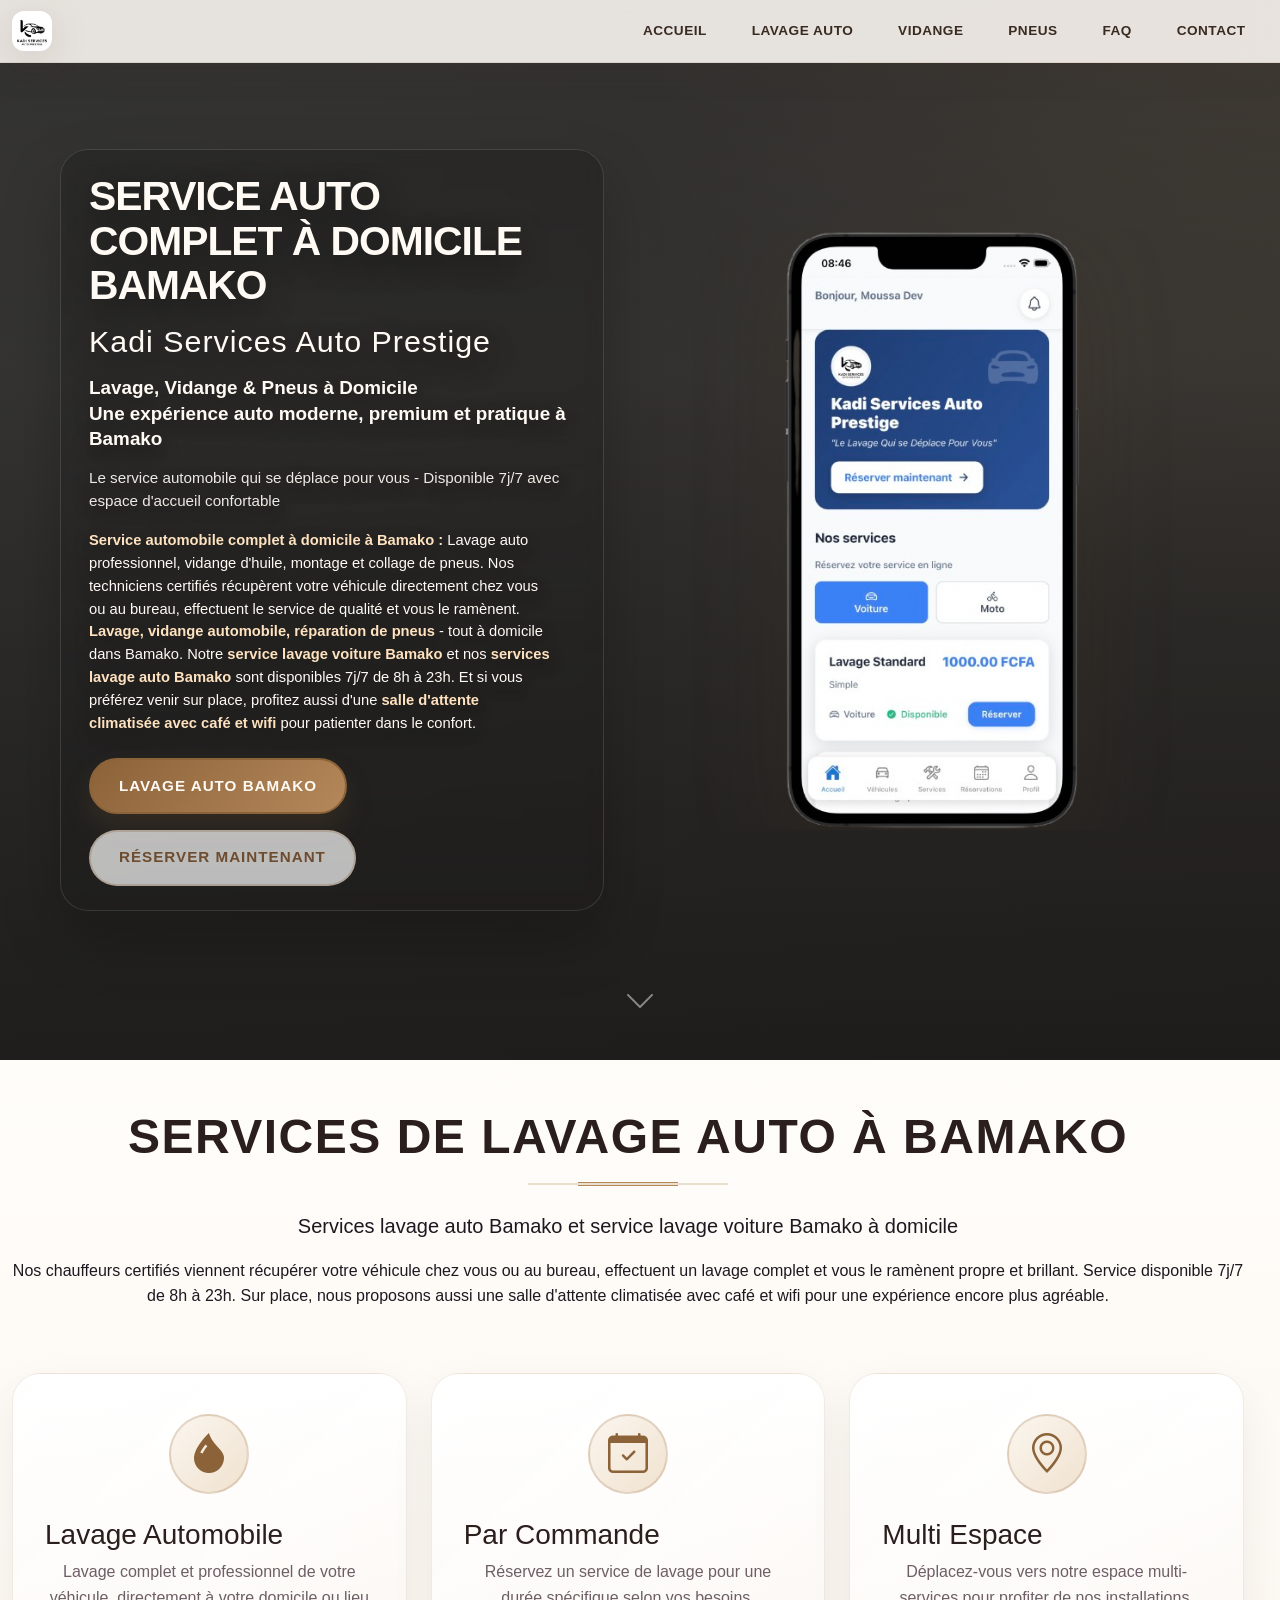
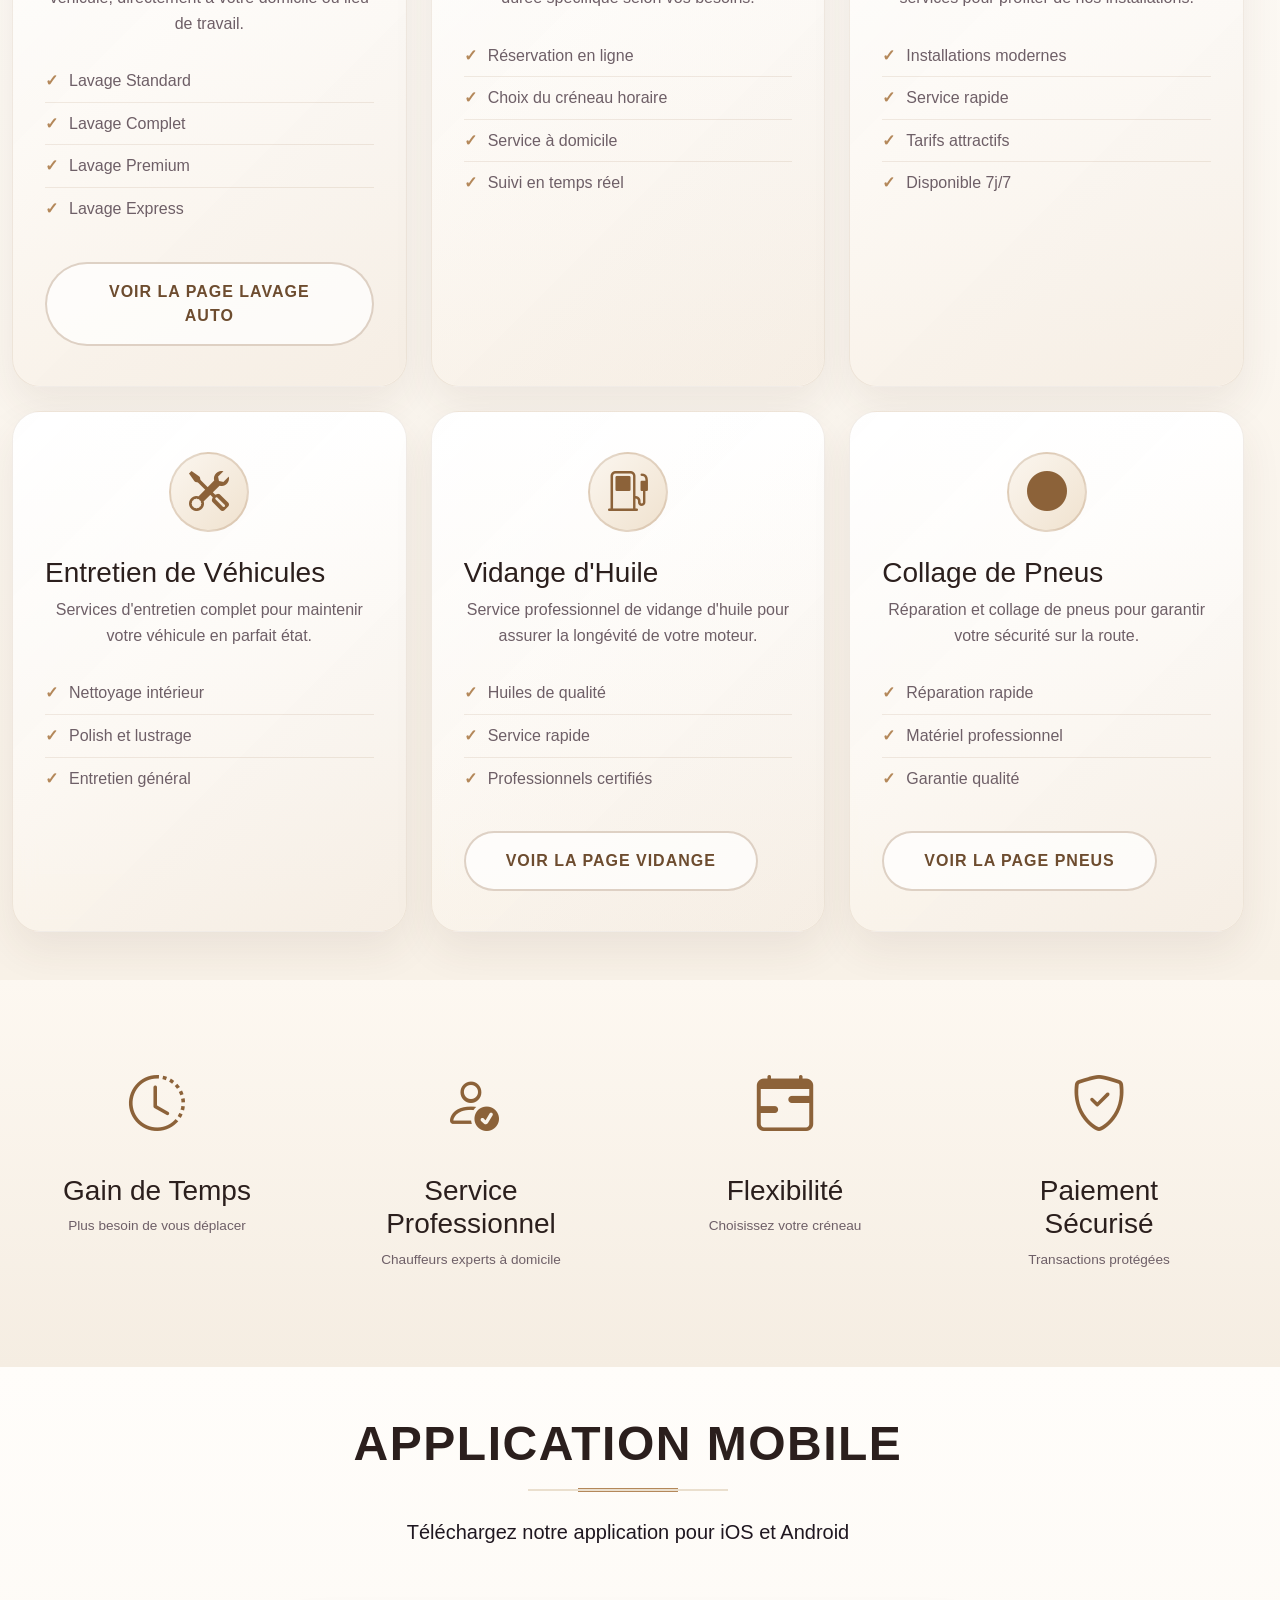
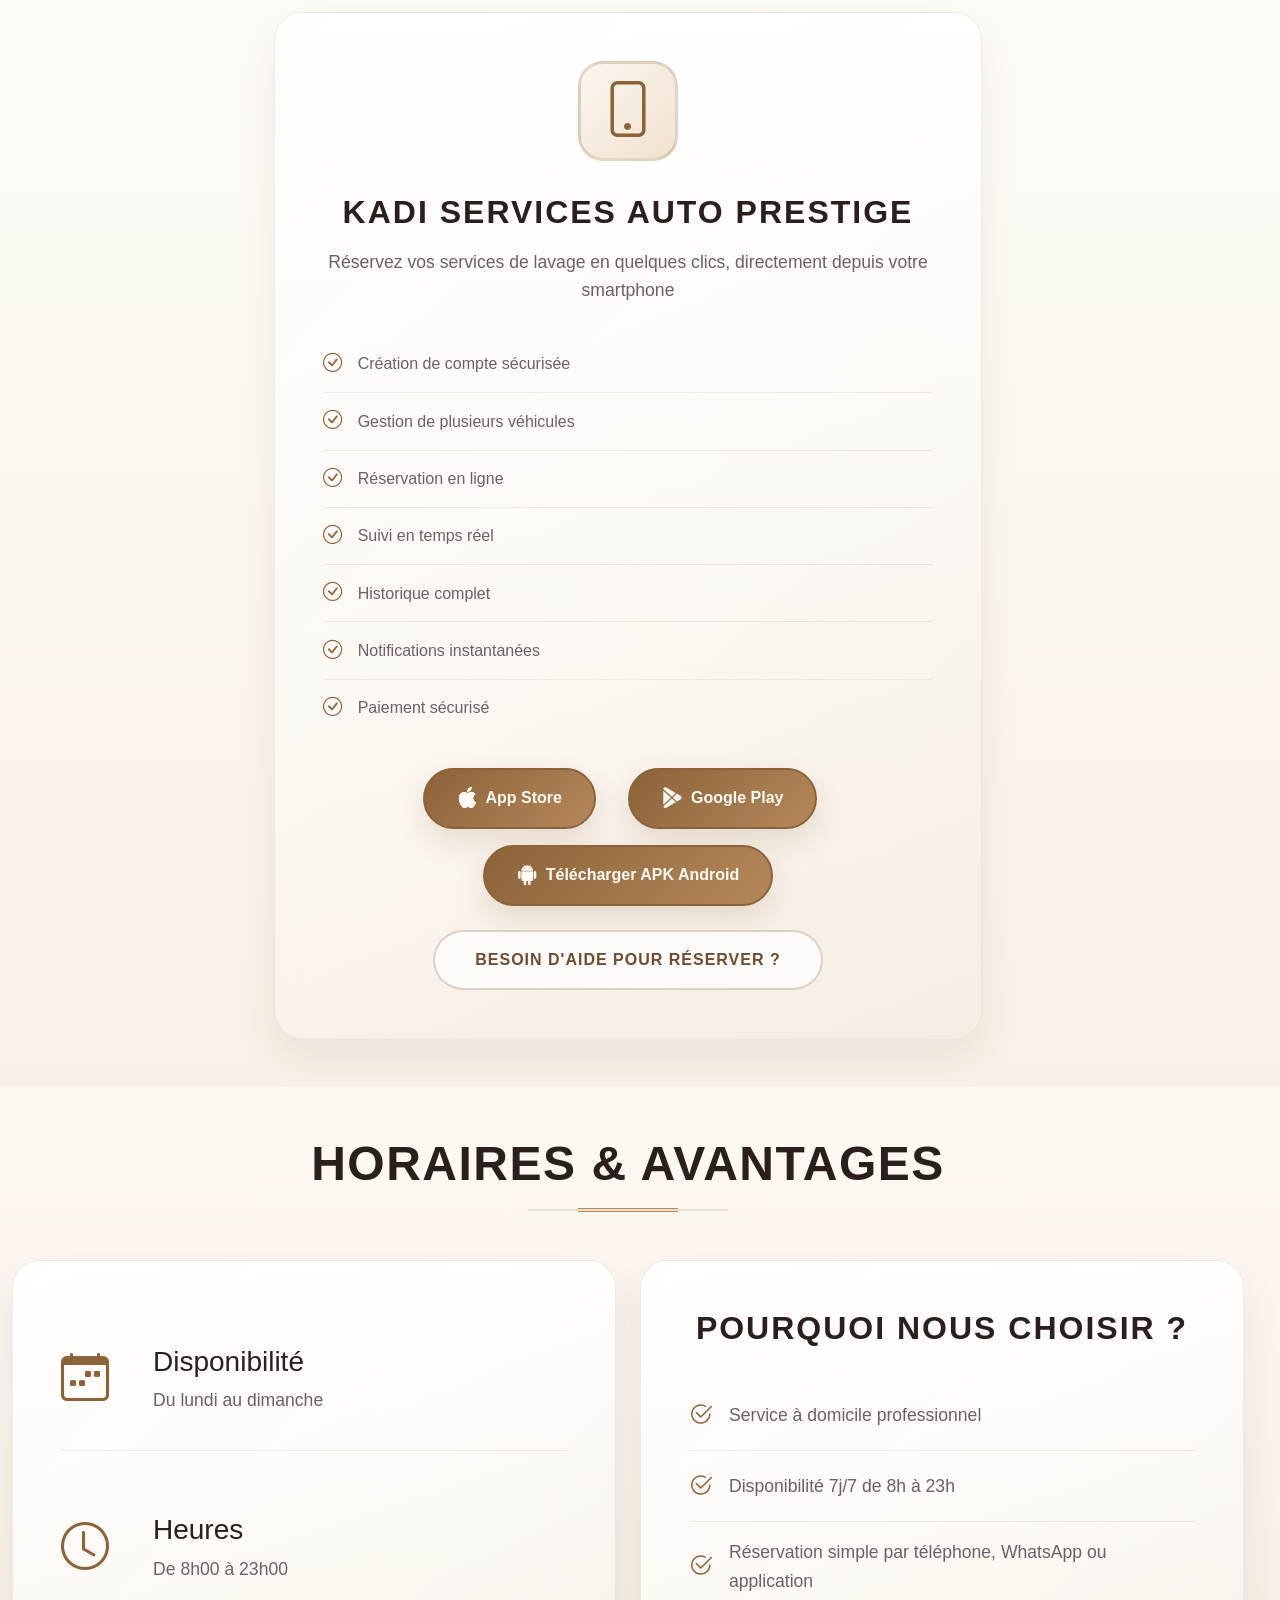
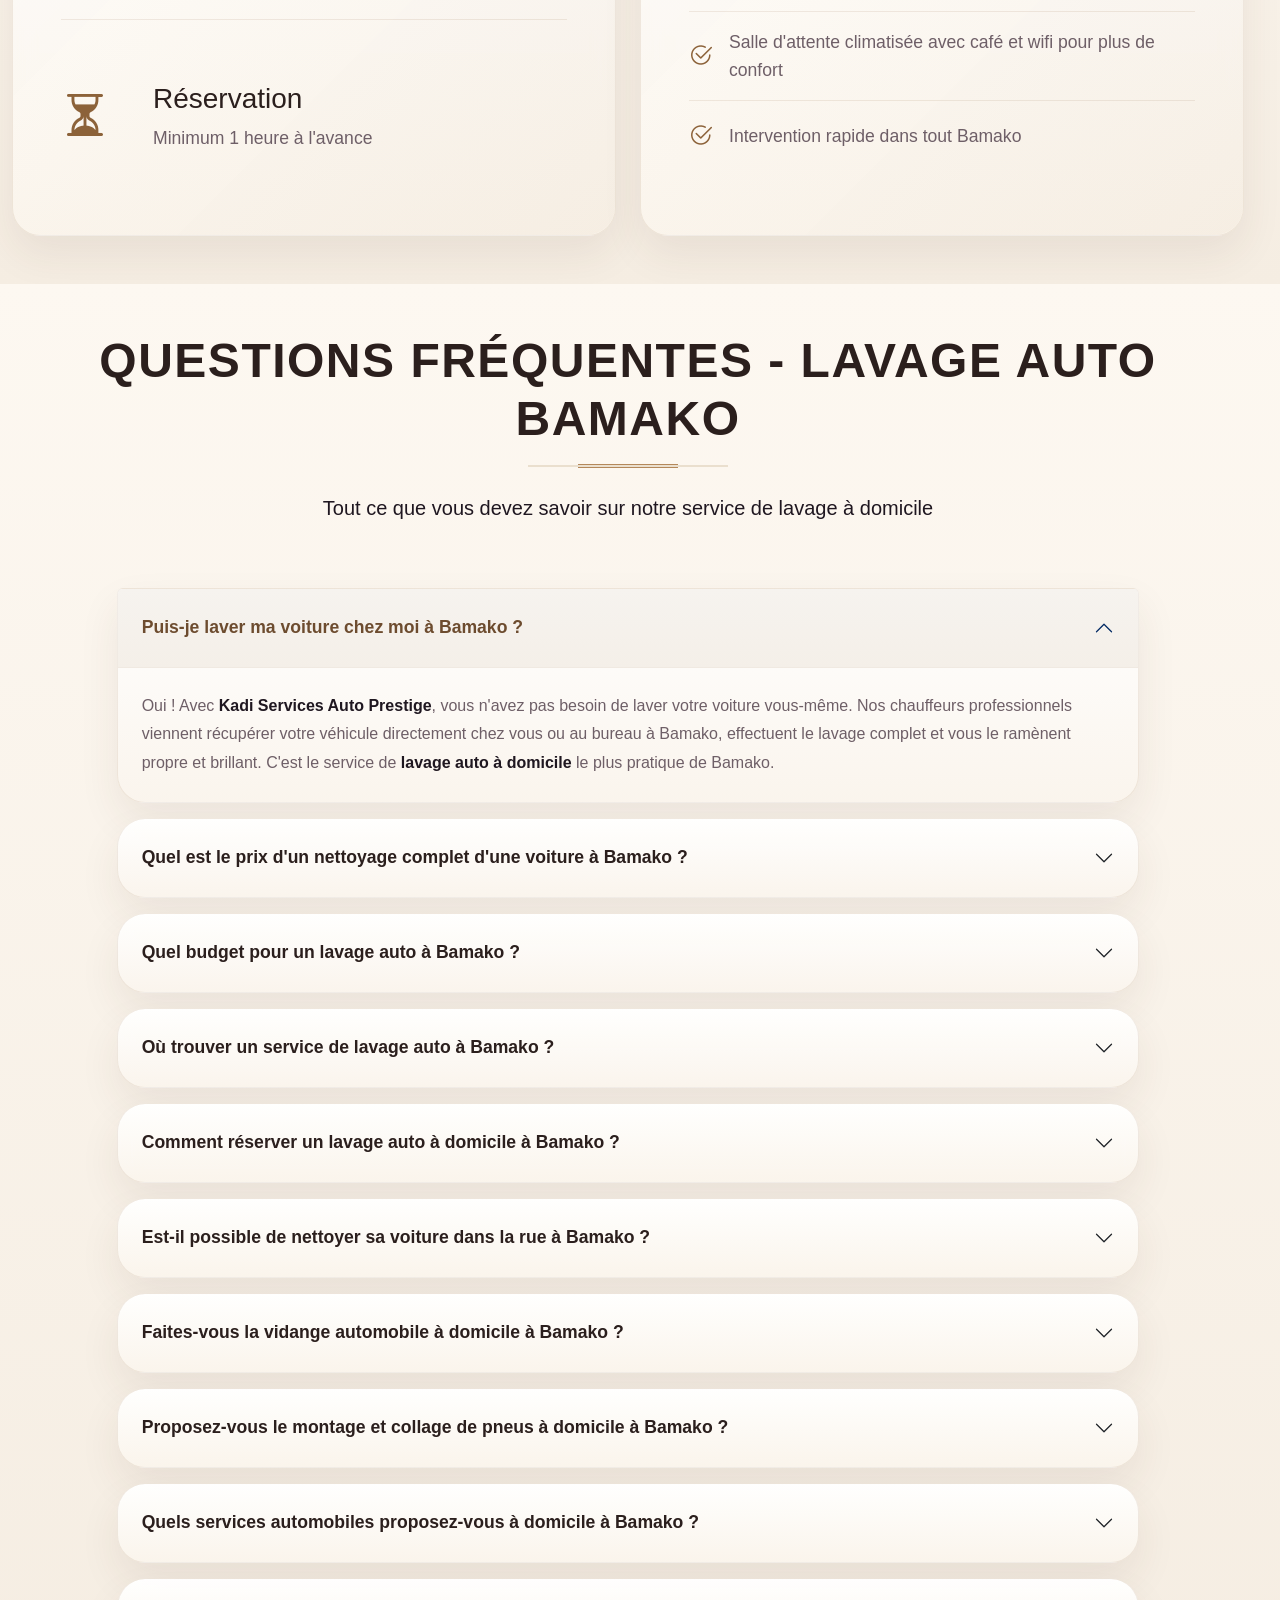
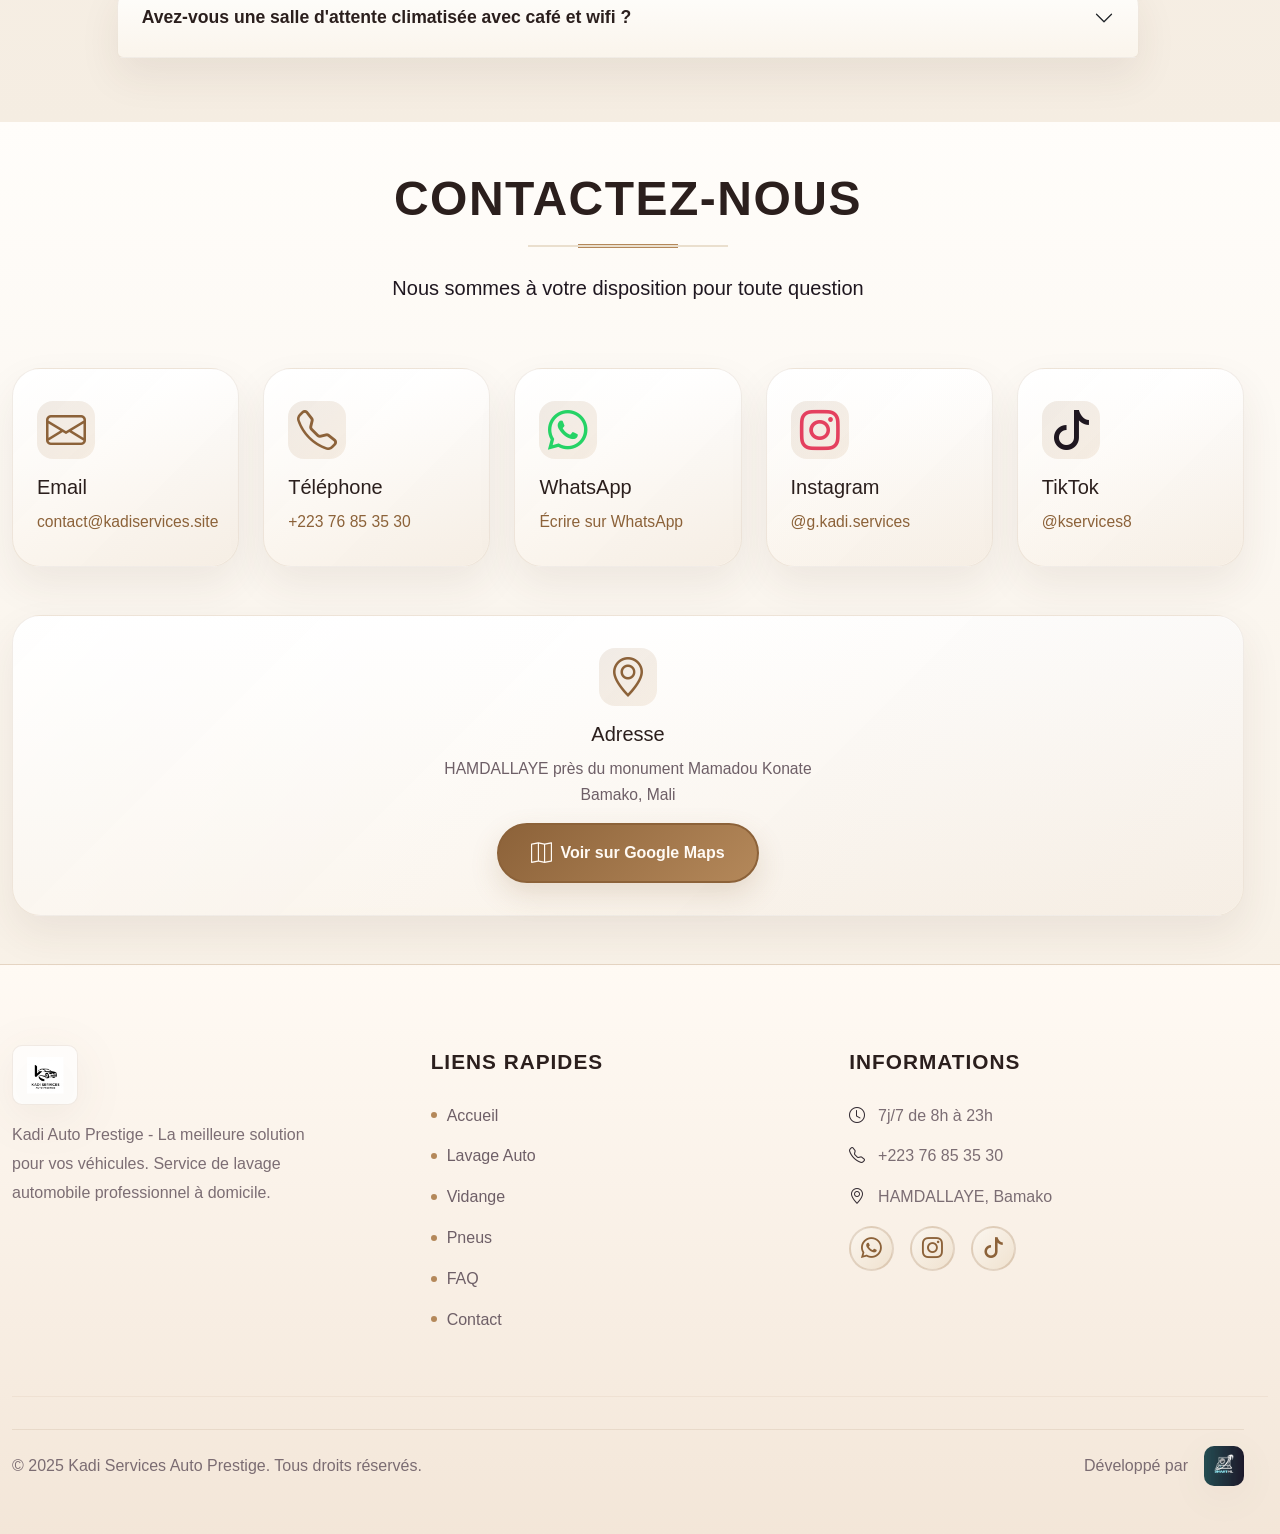
<file: index.html>
<!DOCTYPE html>
<html lang="fr">
<head>
    <meta charset="UTF-8">
    <meta name="viewport" content="width=device-width, initial-scale=1.0">
    
    <!-- Google Site Verification -->
    <meta name="google-site-verification" content="QvmwFhG7hxmT7mzNkKdDMTVAQOb6qt12spnTtQXSnRE" />
    <!-- Bing Webmaster Tools Verification -->
    <meta name="msvalidate.01" content="5BC7A5320E9E5CE41F58A117A19F3939" />
    <link rel="icon" type="image/png" href="images/logo-kadi.png">
    <link rel="shortcut icon" href="images/logo-kadi.png">
    <link rel="apple-touch-icon" href="images/logo-kadi.png">
    <link rel="manifest" href="site.webmanifest">
    <meta name="theme-color" content="#000000">
    <meta name="application-name" content="Kadi Services Auto Prestige">
    <meta name="apple-mobile-web-app-title" content="Kadi Services Auto Prestige">
    
    <!-- SEO Meta Tags -->
    <title>Kadi Services Auto Prestige | Lavage Auto Bamako, Vidange & Pneus à Domicile</title>
    <meta name="description" content="Kadi Services Auto Prestige à Bamako : lavage auto bamako, services lavage auto bamako, service lavage voiture bamako, lavage auto à domicile, vidange automobile et collage de pneus. Service professionnel 7j/7 de 8h à 23h avec salle d'attente climatisée, café et wifi.">
    <meta name="keywords" content="Kadi Services Auto Prestige, lavage auto bamako, services lavage auto bamako, service lavage voiture bamako, service lavage auto bamako, lavage auto à domicile bamako, lavage complet bamako, nettoyage voiture bamako, lavage automobile bamako, meilleur lavage auto bamako, lavage professionnel bamako, ou trouver lavage auto bamako, lavage automatique bamako, vidange automobile bamako, vidange à domicile bamako, montage pneu à domicile bamako, collage pneu bamako, collage pneu à domicile bamako, réparation pneu bamako, garage mobile bamako, entretien auto domicile bamako, salle d'attente climatisée bamako, café wifi garage bamako, confort client auto bamako, prestige auto service bamako">
    <meta name="author" content="Kadi Services Auto Prestige">
    <meta name="robots" content="index, follow, max-snippet:-1, max-image-preview:large, max-video-preview:-1">
    <link rel="canonical" href="https://prestige.kadiservices.site/">
    
    <!-- Geo Tags for Bamako -->
    <meta name="geo.region" content="ML-BKO">
    <meta name="geo.placename" content="Bamako">
    <meta name="geo.position" content="12.6392;-8.0029">
    <meta name="ICBM" content="12.6392, -8.0029">
    
    <!-- Open Graph Meta Tags -->
    <meta property="og:locale" content="fr_FR">
    <meta property="og:type" content="website">
    <meta property="og:title" content="Kadi Services Auto Prestige | Lavage Auto Bamako, Vidange & Pneus à Domicile">
    <meta property="og:description" content="Lavage auto Bamako, services lavage auto Bamako, service lavage voiture Bamako, vidange automobile et pneus à domicile. Kadi Services Auto Prestige intervient chez vous ou au bureau 7j/7 avec salle d'attente climatisée, café et wifi.">
    <meta property="og:url" content="https://prestige.kadiservices.site/">
    <meta property="og:site_name" content="Kadi Services Auto Prestige">
    <meta property="og:image" content="https://prestige.kadiservices.site/images/logo-kadi.png">
    <meta property="og:image:width" content="512">
    <meta property="og:image:height" content="512">
    <meta property="og:image:alt" content="Logo Kadi Services Auto Prestige">
    
    <!-- Twitter Card Meta Tags -->
    <meta name="twitter:card" content="summary">
    <meta name="twitter:title" content="Kadi Services Auto Prestige | Lavage Auto Bamako">
    <meta name="twitter:description" content="Services lavage auto Bamako, service lavage voiture Bamako, vidange automobile et pneus à domicile. Disponible 7j/7 de 8h à 23h avec salle d'attente climatisée, café et wifi.">
    <meta name="twitter:image" content="https://prestige.kadiservices.site/images/logo-kadi.png">
    
    <!-- Preconnect to external resources -->
    <link rel="preconnect" href="https://cdn.jsdelivr.net" crossorigin>
    <link rel="preconnect" href="https://res.cloudinary.com" crossorigin>
    <link rel="preload" href="images/logo-kadi.svg" as="image" type="image/svg+xml" fetchpriority="high">
    
    <!-- Bootstrap CSS -->
    <link rel="preload" href="https://cdn.jsdelivr.net/npm/bootstrap@5.3.2/dist/css/bootstrap.min.css" as="style" onload="this.onload=null;this.rel='stylesheet'">
    <noscript><link href="https://cdn.jsdelivr.net/npm/bootstrap@5.3.2/dist/css/bootstrap.min.css" rel="stylesheet"></noscript>
    <!-- Bootstrap Icons -->
    <link rel="stylesheet" href="https://cdn.jsdelivr.net/npm/bootstrap-icons@1.11.1/font/bootstrap-icons.css" media="print" onload="this.media='all'">
    <noscript><link rel="stylesheet" href="https://cdn.jsdelivr.net/npm/bootstrap-icons@1.11.1/font/bootstrap-icons.css"></noscript>
    <!-- Custom CSS -->
    <link rel="stylesheet" href="css/style.css">

    <script>
    window.dataLayer = window.dataLayer || [];
    window.__loadGtm = function() {
        if (window.__gtmLoaded) return;
        window.__gtmLoaded = true;
        window.dataLayer.push({'gtm.start': new Date().getTime(), event: 'gtm.js'});
        var firstScript = document.getElementsByTagName('script')[0];
        var gtmScript = document.createElement('script');
        gtmScript.async = true;
        gtmScript.src = 'https://www.googletagmanager.com/gtm.js?id=GTM-TSNSFCXC';
        firstScript.parentNode.insertBefore(gtmScript, firstScript);
    };
    window.addEventListener('load', function() {
        if ('requestIdleCallback' in window) {
            requestIdleCallback(window.__loadGtm, { timeout: 3500 });
        } else {
            setTimeout(window.__loadGtm, 2500);
        }
    }, { once: true });
    ['scroll', 'touchstart', 'mousemove'].forEach(function(eventName) {
        window.addEventListener(eventName, window.__loadGtm, { once: true, passive: true });
    });
    </script>
    
    <!-- Structured Data (Schema.org) for Local Business -->
    <script type="application/ld+json">
    {
      "@context": "https://schema.org",
      "@type": "LocalBusiness",
      "name": "Kadi Services Auto Prestige",
      "image": "https://prestige.kadiservices.site/images/logo-kadi.png",
      "@id": "https://prestige.kadiservices.site/",
      "url": "https://prestige.kadiservices.site/",
      "telephone": "+22376853530",
      "email": "contact@kadiservices.site",
      "priceRange": "$$",
      "address": {
        "@type": "PostalAddress",
        "streetAddress": "HAMDALLAYE près du monument Mamadou Konate",
        "addressLocality": "Bamako",
        "addressCountry": "ML"
      },
      "geo": {
        "@type": "GeoCoordinates",
        "latitude": 12.6392,
        "longitude": -8.0029
      },
      "openingHoursSpecification": {
        "@type": "OpeningHoursSpecification",
        "dayOfWeek": [
          "Monday",
          "Tuesday",
          "Wednesday",
          "Thursday",
          "Friday",
          "Saturday",
          "Sunday"
        ],
        "opens": "08:00",
        "closes": "23:00"
      },
      "sameAs": [
        "https://www.instagram.com/g.kadi.services/",
        "https://www.tiktok.com/@kservices8"
      ],
      "aggregateRating": {
        "@type": "AggregateRating",
        "ratingValue": "4.8",
        "reviewCount": "127"
      },
      "areaServed": {
        "@type": "City",
        "name": "Bamako"
      },
      "hasOfferCatalog": {
        "@type": "OfferCatalog",
        "name": "Services de Lavage Auto",
        "itemListElement": [
          {
            "@type": "Offer",
            "itemOffered": {
              "@type": "Service",
              "name": "Lavage Auto à Domicile",
              "description": "Service de lavage automobile professionnel à votre domicile ou bureau à Bamako"
            }
          },
          {
            "@type": "Offer",
            "itemOffered": {
              "@type": "Service",
              "name": "Lavage Complet",
              "description": "Nettoyage intérieur et extérieur complet de votre véhicule"
            }
          },
          {
            "@type": "Offer",
            "itemOffered": {
              "@type": "Service",
              "name": "Vidange d'Huile à Domicile",
              "description": "Service professionnel de vidange automobile à domicile à Bamako"
            }
          },
          {
            "@type": "Offer",
            "itemOffered": {
              "@type": "Service",
              "name": "Montage et Collage de Pneus",
              "description": "Montage, collage et réparation de pneus à domicile à Bamako"
            }
          },
          {
            "@type": "Offer",
            "itemOffered": {
              "@type": "Service",
              "name": "Entretien Automobile Complet",
              "description": "Service complet d'entretien automobile à domicile : lavage, vidange, pneus"
            }
          }
        ]
      }
    }
    </script>
    
    <!-- FAQ Schema -->
    <script type="application/ld+json">
    {
      "@context": "https://schema.org",
      "@type": "FAQPage",
      "mainEntity": [
        {
          "@type": "Question",
          "name": "Puis-je laver ma voiture chez moi à Bamako ?",
          "acceptedAnswer": {
            "@type": "Answer",
            "text": "Oui ! Avec Kadi Services Auto Prestige, vous n'avez pas besoin de laver votre voiture vous-même. Nos chauffeurs professionnels viennent récupérer votre véhicule directement chez vous ou au bureau à Bamako, effectuent le lavage complet et vous le ramènent propre et brillant."
          }
        },
        {
          "@type": "Question",
          "name": "Quel est le prix d'un nettoyage complet d'une voiture à Bamako ?",
          "acceptedAnswer": {
            "@type": "Answer",
            "text": "Nos tarifs varient selon le type de lavage choisi (Standard, Complet, Premium ou Express). Contactez-nous au +223 76 85 35 30 ou via WhatsApp pour obtenir un devis personnalisé adapté à votre véhicule."
          }
        },
        {
          "@type": "Question",
          "name": "Quel budget pour un lavage auto à Bamako ?",
          "acceptedAnswer": {
            "@type": "Answer",
            "text": "Le budget dépend du type de service choisi. Kadi Services Auto Prestige propose différentes formules de lavage adaptées à tous les budgets, du lavage express au lavage premium complet. Réservez en ligne ou appelez-nous pour plus d'informations."
          }
        },
        {
          "@type": "Question",
          "name": "Où trouver un service de lavage auto à Bamako ?",
          "acceptedAnswer": {
            "@type": "Answer",
            "text": "Kadi Services Auto Prestige est le service de lavage auto à domicile numéro 1 à Bamako. Nous sommes situés à HAMDALLAYE près du monument Mamadou Konate, mais nous venons directement chez vous dans tout Bamako. Disponible 7j/7 de 8h à 23h."
          }
        },
        {
          "@type": "Question",
          "name": "Comment réserver un lavage auto à domicile à Bamako ?",
          "acceptedAnswer": {
            "@type": "Answer",
            "text": "Réservez facilement via notre application mobile (disponible sur App Store et Google Play), appelez-nous au +223 76 85 35 30, ou contactez-nous sur WhatsApp. Réservation minimum 1 heure à l'avance."
          }
        },
        {
          "@type": "Question",
          "name": "Faites-vous la vidange automobile à domicile à Bamako ?",
          "acceptedAnswer": {
            "@type": "Answer",
            "text": "Oui ! Kadi Services Auto Prestige propose un service de vidange d'huile à domicile à Bamako. Nos techniciens viennent chez vous avec tout le matériel nécessaire. Service disponible 7j/7 de 8h à 23h. Appelez le +223 76 85 35 30 pour réserver."
          }
        },
        {
          "@type": "Question",
          "name": "Proposez-vous le montage et collage de pneus à domicile à Bamako ?",
          "acceptedAnswer": {
            "@type": "Answer",
            "text": "Absolument ! Nous offrons un service complet de montage de pneus, collage de pneus et réparation de crevaison à domicile à Bamako. Plus besoin de vous déplacer en garage, nous venons directement chez vous ou au bureau avec notre équipement professionnel."
          }
        }
      ]
    }
    </script>

    <script type="application/ld+json">
    {
      "@context": "https://schema.org",
      "@type": "Organization",
      "name": "Kadi Services Auto Prestige",
      "url": "https://prestige.kadiservices.site/",
      "logo": "https://prestige.kadiservices.site/images/logo-kadi.png",
      "image": "https://prestige.kadiservices.site/images/logo-kadi.png",
      "email": "contact@kadiservices.site",
      "telephone": "+22376853530",
      "sameAs": [
        "https://www.instagram.com/g.kadi.services/",
        "https://www.tiktok.com/@kservices8"
      ]
    }
    </script>

    <script type="application/ld+json">
    {
      "@context": "https://schema.org",
      "@type": "WebSite",
      "name": "Kadi Services Auto Prestige",
      "alternateName": "Kadi Services",
      "url": "https://prestige.kadiservices.site/",
      "publisher": {
        "@type": "Organization",
        "name": "Kadi Services Auto Prestige",
        "logo": {
          "@type": "ImageObject",
          "url": "https://prestige.kadiservices.site/images/logo-kadi.png"
        }
      }
    }
    </script>
</head>
<body>
    <noscript><iframe src="https://www.googletagmanager.com/ns.html?id=GTM-TSNSFCXC"
    height="0" width="0" style="display:none;visibility:hidden"></iframe></noscript>
    <!-- Navigation -->
    <nav class="navbar navbar-expand-lg navbar-light fixed-top">
        <div class="container">
            <a class="navbar-brand" href="index.html">
                <img src="images/logo-kadi.png" alt="Kadi Services" class="logo-nav" width="180" height="40" loading="eager" fetchpriority="high" decoding="async">
            </a>
            <button class="navbar-toggler" type="button" data-bs-toggle="collapse" data-bs-target="#navbarNav" aria-controls="navbarNav" aria-expanded="false" aria-label="Ouvrir le menu de navigation">
                <span class="navbar-toggler-icon"></span>
            </button>
            <div class="collapse navbar-collapse" id="navbarNav">
                <ul class="navbar-nav ms-auto">
                    <li class="nav-item">
                        <a class="nav-link" href="index.html">Accueil</a>
                    </li>
                    <li class="nav-item">
                        <a class="nav-link" href="lavage-auto-bamako.html">Lavage Auto</a>
                    </li>
                    <li class="nav-item">
                        <a class="nav-link" href="vidange-bamako.html">Vidange</a>
                    </li>
                    <li class="nav-item">
                        <a class="nav-link" href="montage-pneu-bamako.html">Pneus</a>
                    </li>
                    <li class="nav-item">
                        <a class="nav-link" href="faq.html">FAQ</a>
                    </li>
                    <li class="nav-item">
                        <a class="nav-link" href="contact.html">Contact</a>
                    </li>
                </ul>
            </div>
        </div>
    </nav>

    <!-- Hero Section -->
    <section id="home" class="hero-section">
        <!-- Hero Background Video -->
        <div class="hero-video-container">
            <div class="hero-video-fallback"></div>
            <video muted loop playsinline class="hero-video" preload="metadata" poster="data:image/svg+xml,%3Csvg xmlns='http://www.w3.org/2000/svg' viewBox='0 0 1920 1080'%3E%3Crect fill='%23000000' width='1920' height='1080'/%3E%3C/svg%3E">
                <source src="https://res.cloudinary.com/dbi9atr3d/video/upload/q_auto/f_auto/v1775091396/gemini_generated_video_6FBDFDB9_mpoqhj.mp4" type="video/mp4">
            </video>
        </div>
        <div class="hero-overlay"></div>
        <div class="container">
            <div class="row align-items-center min-vh-100">
                <div class="col-lg-6 hero-content">
                    <div class="hero-text animate-fade-in">
                        <h1 class="display-2 fw-bold mb-4">Service Auto Complet à Domicile Bamako</h1>
                        <h2 class="display-4 mb-4">Kadi Services Auto Prestige</h2>
                        <p class="lead slogan mb-4">Lavage, Vidange & Pneus à Domicile<br>Une expérience auto moderne, premium et pratique à Bamako</p>
                        <p class="mb-4 subtitle">Le service automobile qui se déplace pour vous - Disponible 7j/7 avec espace d'accueil confortable</p>
                        <p class="mb-5 hero-description">
                            <strong>Service automobile complet à domicile à Bamako :</strong> Lavage auto professionnel, vidange d'huile, montage et collage de pneus. 
                            Nos techniciens certifiés récupèrent votre véhicule directement chez vous ou au bureau, effectuent le service de qualité et vous le ramènent. 
                            <strong>Lavage, vidange automobile, réparation de pneus</strong> - tout à domicile dans Bamako. Notre <strong>service lavage voiture Bamako</strong> et nos <strong>services lavage auto Bamako</strong> sont disponibles 7j/7 de 8h à 23h. Et si vous préférez venir sur place, profitez aussi d'une <strong>salle d'attente climatisée avec café et wifi</strong> pour patienter dans le confort.
                        </p>
                        <div class="hero-buttons">
                            <a href="lavage-auto-bamako.html" class="btn btn-primary btn-lg me-3 animate-scale">Lavage Auto Bamako</a>
                            <a href="contact.html" class="btn btn-outline-light btn-lg animate-scale">Réserver maintenant</a>
                        </div>
                    </div>
                </div>
                <div class="col-lg-6">
                    <div class="hero-image animate-slide-in">
                        <img src="images/app-mockup.webp" srcset="images/app-mockup-mobile.webp 240w, images/app-mockup.webp 358w" sizes="(max-width: 576px) 210px, (max-width: 992px) 240px, 340px" alt="Application mobile Kadi Services Auto Prestige - Réservation lavage auto à domicile Bamako" class="app-mockup" width="358" height="696" loading="lazy" fetchpriority="low" decoding="async">
                    </div>
                </div>
            </div>
        </div>
        <div class="scroll-indicator">
            <a href="#services"><i class="bi bi-chevron-down"></i></a>
        </div>
    </section>

    <!-- Services Section -->
    <section id="services" class="services-section py-5">
        <div class="container">
            <div class="row mb-5">
                <div class="col-12 text-center">
                    <h2 class="section-title animate-fade-in">Services de Lavage Auto à Bamako</h2>
                    <div class="title-line"></div>
                    <p class="lead mt-4">Services lavage auto Bamako et service lavage voiture Bamako à domicile</p>
                    <p class="mt-3">Nos chauffeurs certifiés viennent récupérer votre véhicule chez vous ou au bureau, effectuent un lavage complet et vous le ramènent propre et brillant. Service disponible 7j/7 de 8h à 23h. Sur place, nous proposons aussi une salle d'attente climatisée avec café et wifi pour une expérience encore plus agréable.</p>
                </div>
            </div>
            <div class="row g-4">
                <div class="col-md-6 col-lg-4">
                    <div class="service-card animate-fade-up">
                        <div class="service-icon">
                            <i class="bi bi-droplet-fill"></i>
                        </div>
                        <h3>Lavage Automobile</h3>
                        <p>Lavage complet et professionnel de votre véhicule, directement à votre domicile ou lieu de travail.</p>
                        <ul class="service-list">
                            <li>Lavage Standard</li>
                            <li>Lavage Complet</li>
                            <li>Lavage Premium</li>
                            <li>Lavage Express</li>
                        </ul>
                        <a href="lavage-auto-bamako.html" class="btn btn-outline-light mt-3" aria-label="Voir la page lavage auto Bamako">Voir la page lavage auto</a>
                    </div>
                </div>
                <div class="col-md-6 col-lg-4">
                    <div class="service-card animate-fade-up">
                        <div class="service-icon">
                            <i class="bi bi-calendar-check"></i>
                        </div>
                        <h3>Par Commande</h3>
                        <p>Réservez un service de lavage pour une durée spécifique selon vos besoins.</p>
                        <ul class="service-list">
                            <li>Réservation en ligne</li>
                            <li>Choix du créneau horaire</li>
                            <li>Service à domicile</li>
                            <li>Suivi en temps réel</li>
                        </ul>
                    </div>
                </div>
                <div class="col-md-6 col-lg-4">
                    <div class="service-card animate-fade-up">
                        <div class="service-icon">
                            <i class="bi bi-geo-alt"></i>
                        </div>
                        <h3>Multi Espace</h3>
                        <p>Déplacez-vous vers notre espace multi-services pour profiter de nos installations.</p>
                        <ul class="service-list">
                            <li>Installations modernes</li>
                            <li>Service rapide</li>
                            <li>Tarifs attractifs</li>
                            <li>Disponible 7j/7</li>
                        </ul>
                    </div>
                </div>
                <div class="col-md-6 col-lg-4">
                    <div class="service-card animate-fade-up">
                        <div class="service-icon">
                            <i class="bi bi-tools"></i>
                        </div>
                        <h3>Entretien de Véhicules</h3>
                        <p>Services d'entretien complet pour maintenir votre véhicule en parfait état.</p>
                        <ul class="service-list">
                            <li>Nettoyage intérieur</li>
                            <li>Polish et lustrage</li>
                            <li>Entretien général</li>
                        </ul>
                    </div>
                </div>
                <div class="col-md-6 col-lg-4">
                    <div class="service-card animate-fade-up">
                        <div class="service-icon">
                            <i class="bi bi-fuel-pump"></i>
                        </div>
                        <h3>Vidange d'Huile</h3>
                        <p>Service professionnel de vidange d'huile pour assurer la longévité de votre moteur.</p>
                        <ul class="service-list">
                            <li>Huiles de qualité</li>
                            <li>Service rapide</li>
                            <li>Professionnels certifiés</li>
                        </ul>
                        <a href="vidange-bamako.html" class="btn btn-outline-light mt-3" aria-label="Voir la page vidange automobile Bamako">Voir la page vidange</a>
                    </div>
                </div>
                <div class="col-md-6 col-lg-4">
                    <div class="service-card animate-fade-up">
                        <div class="service-icon">
                            <i class="bi bi-circle-fill"></i>
                        </div>
                        <h3>Collage de Pneus</h3>
                        <p>Réparation et collage de pneus pour garantir votre sécurité sur la route.</p>
                        <ul class="service-list">
                            <li>Réparation rapide</li>
                            <li>Matériel professionnel</li>
                            <li>Garantie qualité</li>
                        </ul>
                        <a href="montage-pneu-bamako.html" class="btn btn-outline-light mt-3" aria-label="Voir la page montage et collage de pneus Bamako">Voir la page pneus</a>
                    </div>
                </div>
            </div>
        </div>
    </section>

    <!-- Features Section -->
    <section id="features" class="features-section py-5">
        <div class="container">
            <div class="row g-4">
                <div class="col-md-6 col-lg-3">
                    <div class="feature-item text-center animate-fade-up">
                        <i class="bi bi-clock-history feature-icon"></i>
                        <h3>Gain de Temps</h3>
                        <p>Plus besoin de vous déplacer</p>
                    </div>
                </div>
                <div class="col-md-6 col-lg-3">
                    <div class="feature-item text-center animate-fade-up">
                        <i class="bi bi-person-check feature-icon"></i>
                        <h3>Service Professionnel</h3>
                        <p>Chauffeurs experts à domicile</p>
                    </div>
                </div>
                <div class="col-md-6 col-lg-3">
                    <div class="feature-item text-center animate-fade-up">
                        <i class="bi bi-calendar-range feature-icon"></i>
                        <h3>Flexibilité</h3>
                        <p>Choisissez votre créneau</p>
                    </div>
                </div>
                <div class="col-md-6 col-lg-3">
                    <div class="feature-item text-center animate-fade-up">
                        <i class="bi bi-shield-check feature-icon"></i>
                        <h3>Paiement Sécurisé</h3>
                        <p>Transactions protégées</p>
                    </div>
                </div>
            </div>
        </div>
    </section>

    <!-- Apps Section -->
    <section id="apps" class="apps-section py-5">
        <div class="container">
            <div class="row mb-5">
                <div class="col-12 text-center">
                    <h2 class="section-title animate-fade-in">Application Mobile</h2>
                    <div class="title-line"></div>
                    <p class="lead mt-4">Téléchargez notre application pour iOS et Android</p>
                </div>
            </div>
            <div class="row g-4 justify-content-center">
                <div class="col-lg-8 col-xl-7">
                    <div class="app-card animate-fade-up">
                        <div class="app-icon">
                            <i class="bi bi-phone"></i>
                        </div>
                        <h3>Kadi Services Auto Prestige</h3>
                        <p class="app-description">Réservez vos services de lavage en quelques clics, directement depuis votre smartphone</p>
                        <ul class="app-features">
                            <li><i class="bi bi-check-circle"></i> Création de compte sécurisée</li>
                            <li><i class="bi bi-check-circle"></i> Gestion de plusieurs véhicules</li>
                            <li><i class="bi bi-check-circle"></i> Réservation en ligne</li>
                            <li><i class="bi bi-check-circle"></i> Suivi en temps réel</li>
                            <li><i class="bi bi-check-circle"></i> Historique complet</li>
                            <li><i class="bi bi-check-circle"></i> Notifications instantanées</li>
                            <li><i class="bi bi-check-circle"></i> Paiement sécurisé</li>
                        </ul>
                        <div class="app-buttons mt-4" style="position: relative; z-index: 10;">
                            <a href="https://apps.apple.com/app/kadi-services-auto-prestige/id[ID_APP]" target="_blank" rel="noopener noreferrer" class="btn btn-app me-3">
                                <i class="bi bi-apple"></i> App Store
                            </a>
                            <a href="https://play.google.com/store/apps/details?id=com.kadiautoprestige.client" target="_blank" rel="noopener noreferrer" class="btn btn-app me-3">
                                <i class="bi bi-google-play"></i> Google Play
                            </a>
                            <a href="https://drive.google.com/file/d/1e5Sxb-2tezuLb1CjDKfJ644TsUsf2rlf/view?usp=share_link" target="_blank" rel="noopener noreferrer" class="btn btn-app btn-android">
                                <i class="bi bi-android2"></i> Télécharger APK Android
                            </a>
                        </div>
                        <div class="mt-4 app-help-cta">
                            <a href="contact.html" class="btn btn-outline-light">Besoin d'aide pour réserver ?</a>
                        </div>
                    </div>
                </div>
            </div>
        </div>
    </section>

    <!-- Schedule Section -->
    <section id="schedule" class="schedule-section py-5">
        <div class="container">
            <div class="row mb-5">
                <div class="col-12 text-center">
                    <h2 class="section-title animate-fade-in">Horaires & Avantages</h2>
                    <div class="title-line"></div>
                </div>
            </div>
            <div class="row g-4 align-items-stretch">
                <div class="col-lg-6">
                    <div class="schedule-card animate-slide-in-left h-100">
                        <div class="schedule-item">
                            <i class="bi bi-calendar-week"></i>
                            <div>
                                <h3>Disponibilité</h3>
                                <p>Du lundi au dimanche</p>
                            </div>
                        </div>
                        <div class="schedule-item">
                            <i class="bi bi-clock"></i>
                            <div>
                                <h3>Heures</h3>
                                <p>De 8h00 à 23h00</p>
                            </div>
                        </div>
                        <div class="schedule-item">
                            <i class="bi bi-hourglass-split"></i>
                            <div>
                                <h3>Réservation</h3>
                                <p>Minimum 1 heure à l'avance</p>
                            </div>
                        </div>
                    </div>
                </div>
                <div class="col-lg-6">
                    <div class="info-card animate-slide-in-right h-100">
                        <h3>Pourquoi nous choisir ?</h3>
                        <ul class="info-list">
                            <li><i class="bi bi-check2-circle"></i> Service à domicile professionnel</li>
                            <li><i class="bi bi-check2-circle"></i> Disponibilité 7j/7 de 8h à 23h</li>
                            <li><i class="bi bi-check2-circle"></i> Réservation simple par téléphone, WhatsApp ou application</li>
                            <li><i class="bi bi-check2-circle"></i> Salle d'attente climatisée avec café et wifi pour plus de confort</li>
                            <li><i class="bi bi-check2-circle"></i> Intervention rapide dans tout Bamako</li>
                        </ul>
                    </div>
                </div>
            </div>
        </div>
    </section>

    <!-- FAQ Section -->
    <section id="faq" class="faq-section py-5">
        <div class="container">
            <div class="row mb-5">
                <div class="col-12 text-center">
                    <h2 class="section-title animate-fade-in">Questions Fréquentes - Lavage Auto Bamako</h2>
                    <div class="title-line"></div>
                    <p class="lead mt-4">Tout ce que vous devez savoir sur notre service de lavage à domicile</p>
                </div>
            </div>
            <div class="row justify-content-center">
                <div class="col-lg-10">
                    <div class="accordion" id="faqAccordion">
                        <div class="accordion-item faq-item">
                            <h3 class="accordion-header">
                                <button class="accordion-button" type="button" data-bs-toggle="collapse" data-bs-target="#faq1">
                                    Puis-je laver ma voiture chez moi à Bamako ?
                                </button>
                            </h3>
                            <div id="faq1" class="accordion-collapse collapse show" data-bs-parent="#faqAccordion">
                                <div class="accordion-body">
                                    Oui ! Avec <strong>Kadi Services Auto Prestige</strong>, vous n'avez pas besoin de laver votre voiture vous-même. Nos chauffeurs professionnels viennent récupérer votre véhicule directement chez vous ou au bureau à Bamako, effectuent le lavage complet et vous le ramènent propre et brillant. C'est le service de <strong>lavage auto à domicile</strong> le plus pratique de Bamako.
                                </div>
                            </div>
                        </div>
                        <div class="accordion-item faq-item">
                            <h3 class="accordion-header">
                                <button class="accordion-button collapsed" type="button" data-bs-toggle="collapse" data-bs-target="#faq2">
                                    Quel est le prix d'un nettoyage complet d'une voiture à Bamako ?
                                </button>
                            </h3>
                            <div id="faq2" class="accordion-collapse collapse" data-bs-parent="#faqAccordion">
                                <div class="accordion-body">
                                    Nos tarifs pour un <strong>lavage complet à Bamako</strong> varient selon le type de lavage choisi (Standard, Complet, Premium ou Express). Contactez-nous au <strong>+223 76 85 35 30</strong> ou via WhatsApp pour obtenir un devis personnalisé adapté à votre véhicule. Nous offrons les meilleurs prix pour un service de qualité professionnelle.
                                </div>
                            </div>
                        </div>
                        <div class="accordion-item faq-item">
                            <h3 class="accordion-header">
                                <button class="accordion-button collapsed" type="button" data-bs-toggle="collapse" data-bs-target="#faq3">
                                    Quel budget pour un lavage auto à Bamako ?
                                </button>
                            </h3>
                            <div id="faq3" class="accordion-collapse collapse" data-bs-parent="#faqAccordion">
                                <div class="accordion-body">
                                    Le budget dépend du type de service choisi. <strong>Kadi Services Auto Prestige</strong> propose différentes formules de <strong>lavage auto à Bamako</strong> adaptées à tous les budgets, du lavage express au lavage premium complet. Réservez en ligne via notre application mobile ou appelez-nous pour plus d'informations sur nos tarifs compétitifs.
                                </div>
                            </div>
                        </div>
                        <div class="accordion-item faq-item">
                            <h3 class="accordion-header">
                                <button class="accordion-button collapsed" type="button" data-bs-toggle="collapse" data-bs-target="#faq4">
                                    Où trouver un service de lavage auto à Bamako ?
                                </button>
                            </h3>
                            <div id="faq4" class="accordion-collapse collapse" data-bs-parent="#faqAccordion">
                                <div class="accordion-body">
                                    <strong>Kadi Services Auto Prestige</strong> est le service de <strong>lavage auto à domicile</strong> numéro 1 à Bamako. Nous sommes situés à <strong>HAMDALLAYE près du monument Mamadou Konate</strong>, mais nous venons directement chez vous dans tout Bamako. Disponible 7j/7 de 8h à 23h. Plus besoin de chercher "où trouver lavage auto Bamako" - nous venons à vous !
                                </div>
                            </div>
                        </div>
                        <div class="accordion-item faq-item">
                            <h3 class="accordion-header">
                                <button class="accordion-button collapsed" type="button" data-bs-toggle="collapse" data-bs-target="#faq5">
                                    Comment réserver un lavage auto à domicile à Bamako ?
                                </button>
                            </h3>
                            <div id="faq5" class="accordion-collapse collapse" data-bs-parent="#faqAccordion">
                                <div class="accordion-body">
                                    Réservez facilement votre <strong>lavage auto professionnel à Bamako</strong> via notre application mobile (disponible sur App Store et Google Play), appelez-nous au <strong>+223 76 85 35 30</strong>, ou contactez-nous sur WhatsApp. Réservation minimum 1 heure à l'avance. Service rapide et professionnel garanti !
                                </div>
                            </div>
                        </div>
                        <div class="accordion-item faq-item">
                            <h3 class="accordion-header">
                                <button class="accordion-button collapsed" type="button" data-bs-toggle="collapse" data-bs-target="#faq6">
                                    Est-il possible de nettoyer sa voiture dans la rue à Bamako ?
                                </button>
                            </h3>
                            <div id="faq6" class="accordion-collapse collapse" data-bs-parent="#faqAccordion">
                                <div class="accordion-body">
                                    Avec notre <strong>service de lavage à domicile</strong>, vous n'avez plus besoin de nettoyer votre voiture dans la rue ! Nous récupérons votre véhicule directement chez vous ou au bureau, effectuons un lavage professionnel dans nos installations équipées, et vous le ramenons propre. C'est plus pratique, plus professionnel et plus sûr pour votre véhicule.
                                </div>
                            </div>
                        </div>
                        <div class="accordion-item faq-item">
                            <h3 class="accordion-header">
                                <button class="accordion-button collapsed" type="button" data-bs-toggle="collapse" data-bs-target="#faq7">
                                    Faites-vous la vidange automobile à domicile à Bamako ?
                                </button>
                            </h3>
                            <div id="faq7" class="accordion-collapse collapse" data-bs-parent="#faqAccordion">
                                <div class="accordion-body">
                                    Oui ! <strong>Kadi Services Auto Prestige</strong> propose un service de <strong>vidange d'huile à domicile à Bamako</strong>. Nos techniciens professionnels viennent chez vous ou au bureau avec tout le matériel nécessaire et les huiles de qualité. Plus besoin de vous déplacer en garage ! Service de <strong>vidange automobile</strong> disponible 7j/7 de 8h à 23h. Appelez le <strong>+223 76 85 35 30</strong> pour réserver.
                                </div>
                            </div>
                        </div>
                        <div class="accordion-item faq-item">
                            <h3 class="accordion-header">
                                <button class="accordion-button collapsed" type="button" data-bs-toggle="collapse" data-bs-target="#faq8">
                                    Proposez-vous le montage et collage de pneus à domicile à Bamako ?
                                </button>
                            </h3>
                            <div id="faq8" class="accordion-collapse collapse" data-bs-parent="#faqAccordion">
                                <div class="accordion-body">
                                    Absolument ! Nous offrons un service complet de <strong>montage de pneus à domicile</strong>, <strong>collage de pneus</strong> et réparation de crevaison à Bamako. Plus besoin de vous déplacer en garage, nous venons directement chez vous ou au bureau avec notre équipement professionnel. Service de <strong>réparation et collage de pneus à domicile Bamako</strong> disponible 7j/7. Contactez-nous au +223 76 85 35 30.
                                </div>
                            </div>
                        </div>
                        <div class="accordion-item faq-item">
                            <h3 class="accordion-header">
                                <button class="accordion-button collapsed" type="button" data-bs-toggle="collapse" data-bs-target="#faq9">
                                    Quels services automobiles proposez-vous à domicile à Bamako ?
                                </button>
                            </h3>
                            <div id="faq9" class="accordion-collapse collapse" data-bs-parent="#faqAccordion">
                                <div class="accordion-body">
                                    <strong>Kadi Services Auto Prestige</strong> est votre <strong>garage mobile à Bamako</strong>. Nous proposons : <strong>Lavage auto complet</strong>, <strong>vidange d'huile</strong>, <strong>montage et collage de pneus</strong>, nettoyage intérieur, polish et lustrage, entretien général. Tous nos services sont disponibles <strong>à domicile dans tout Bamako</strong>, 7j/7 de 8h à 23h. Et si vous venez sur place, vous profitez aussi d'une <strong>salle d'attente climatisée avec café et wifi</strong> pour plus de confort.
                                </div>
                            </div>
                        </div>
                        <div class="accordion-item faq-item">
                            <h3 class="accordion-header">
                                <button class="accordion-button collapsed" type="button" data-bs-toggle="collapse" data-bs-target="#faq10">
                                    Avez-vous une salle d'attente climatisée avec café et wifi ?
                                </button>
                            </h3>
                            <div id="faq10" class="accordion-collapse collapse" data-bs-parent="#faqAccordion">
                                <div class="accordion-body">
                                    Oui. <strong>Kadi Services Auto Prestige</strong> met à votre disposition une <strong>salle d'attente climatisée</strong> avec <strong>café</strong> et <strong>wifi</strong> pour vous offrir une expérience plus confortable, moderne et agréable pendant votre passage sur place à Bamako.
                                </div>
                            </div>
                        </div>
                    </div>
                </div>
            </div>
        </div>
    </section>

    <!-- Contact Section -->
    <section id="contact" class="contact-section py-5">
        <div class="container">
            <div class="row mb-5">
                <div class="col-12 text-center">
                    <h2 class="section-title animate-fade-in">Contactez-Nous</h2>
                    <div class="title-line"></div>
                    <p class="lead mt-4">Nous sommes à votre disposition pour toute question</p>
                </div>
            </div>
            <div class="row g-4">
                <div class="col-md-6 col-lg-3">
                    <div class="contact-card text-center animate-fade-up">
                        <i class="bi bi-envelope contact-icon"></i>
                        <h3>Email</h3>
                        <p><a href="mailto:contact@kadiservices.site">contact@kadiservices.site</a></p>
                    </div>
                </div>
                <div class="col-md-6 col-lg-3">
                    <div class="contact-card text-center animate-fade-up">
                        <i class="bi bi-telephone contact-icon"></i>
                        <h3>Téléphone</h3>
                        <p><a href="tel:+22376853530">+223 76 85 35 30</a></p>
                    </div>
                </div>
                <div class="col-md-6 col-lg-3">
                    <div class="contact-card text-center animate-fade-up">
                        <i class="bi bi-whatsapp contact-icon"></i>
                        <h3>WhatsApp</h3>
                        <p><a href="https://wa.me/22376853530" target="_blank" rel="noopener noreferrer">Écrire sur WhatsApp</a></p>
                    </div>
                </div>
                <div class="col-md-6 col-lg-3">
                    <div class="contact-card text-center animate-fade-up">
                        <i class="bi bi-instagram contact-icon"></i>
                        <h3>Instagram</h3>
                        <p><a href="https://www.instagram.com/g.kadi.services/" target="_blank" rel="noopener noreferrer">@g.kadi.services</a></p>
                    </div>
                </div>
                <div class="col-md-6 col-lg-3">
                    <div class="contact-card text-center animate-fade-up">
                        <i class="bi bi-tiktok contact-icon"></i>
                        <h3>TikTok</h3>
                        <p><a href="https://www.tiktok.com/@kservices8?_r=1&_t=ZS-94y5Yy23Uvw" target="_blank" rel="noopener noreferrer">@kservices8</a></p>
                    </div>
                </div>
            </div>
            <div class="row mt-5">
                <div class="col-12">
                    <div class="contact-card text-center animate-fade-up">
                        <i class="bi bi-geo-alt contact-icon"></i>
                        <h3>Adresse</h3>
                        <p class="mb-3">HAMDALLAYE près du monument Mamadou Konate<br>Bamako, Mali</p>
                        <a href="https://maps.app.goo.gl/7F9AtTYm4M8SSPwT8" target="_blank" rel="noopener noreferrer" class="btn btn-map">
                            <i class="bi bi-map"></i> Voir sur Google Maps
                        </a>
                    </div>
                </div>
            </div>
        </div>
    </section>

    <!-- Footer -->
    <footer class="footer py-5">
        <div class="container">
            <div class="row g-4">
                <div class="col-lg-4">
                    <img src="images/logo-kadi.webp" alt="Kadi Services" class="logo-footer mb-3" width="250" height="60" loading="lazy">
                    <p class="footer-text">Kadi Auto Prestige - La meilleure solution pour vos véhicules. Service de lavage automobile professionnel à domicile.</p>
                </div>
                <div class="col-lg-4">
                    <p class="footer-title">Liens Rapides</p>
                    <ul class="footer-links">
                        <li><a href="index.html">Accueil</a></li>
                        <li><a href="lavage-auto-bamako.html">Lavage Auto</a></li>
                        <li><a href="vidange-bamako.html">Vidange</a></li>
                        <li><a href="montage-pneu-bamako.html">Pneus</a></li>
                        <li><a href="faq.html">FAQ</a></li>
                        <li><a href="contact.html">Contact</a></li>
                    </ul>
                </div>
                <div class="col-lg-4">
                    <p class="footer-title">Informations</p>
                    <ul class="footer-info">
                        <li><i class="bi bi-clock"></i> 7j/7 de 8h à 23h</li>
                        <li><i class="bi bi-telephone"></i> +223 76 85 35 30</li>
                        <li><i class="bi bi-geo-alt"></i> HAMDALLAYE, Bamako</li>
                    </ul>
                    <div class="footer-social mt-3">
                        <a href="https://wa.me/22376853530" target="_blank" rel="noopener noreferrer" class="social-link" title="WhatsApp">
                            <i class="bi bi-whatsapp"></i>
                        </a>
                        <a href="https://www.instagram.com/g.kadi.services/" target="_blank" rel="noopener noreferrer" class="social-link" title="Instagram">
                            <i class="bi bi-instagram"></i>
                        </a>
                        <a href="https://www.tiktok.com/@kservices8?_r=1&_t=ZS-94y5Yy23Uvw" target="_blank" rel="noopener noreferrer" class="social-link" title="TikTok">
                            <i class="bi bi-tiktok"></i>
                        </a>
                    </div>
                </div>
            </div>
            <hr class="footer-divider">
            <div class="row">
                <div class="col-12">
                    <div class="footer-bottom">
                        <p>&copy; 2025 Kadi Services Auto Prestige. Tous droits réservés.</p>
                        <div class="footer-dev">
                            <span>Développé par</span>
                            <img src="images/logo-smartml.webp" alt="Smart ML" class="logo-dev" width="120" height="40" loading="lazy" decoding="async" onerror="this.src='images/logo-smartml.svg';">
                        </div>
                    </div>
                </div>
            </div>
        </div>
    </footer>

    <!-- Bootstrap JS - Deferred -->
    <script src="https://cdn.jsdelivr.net/npm/bootstrap@5.3.2/dist/js/bootstrap.bundle.min.js" defer></script>
    <!-- Custom JS - Deferred -->
    <script src="js/main.js" defer></script>
</body>
</html>
</file>
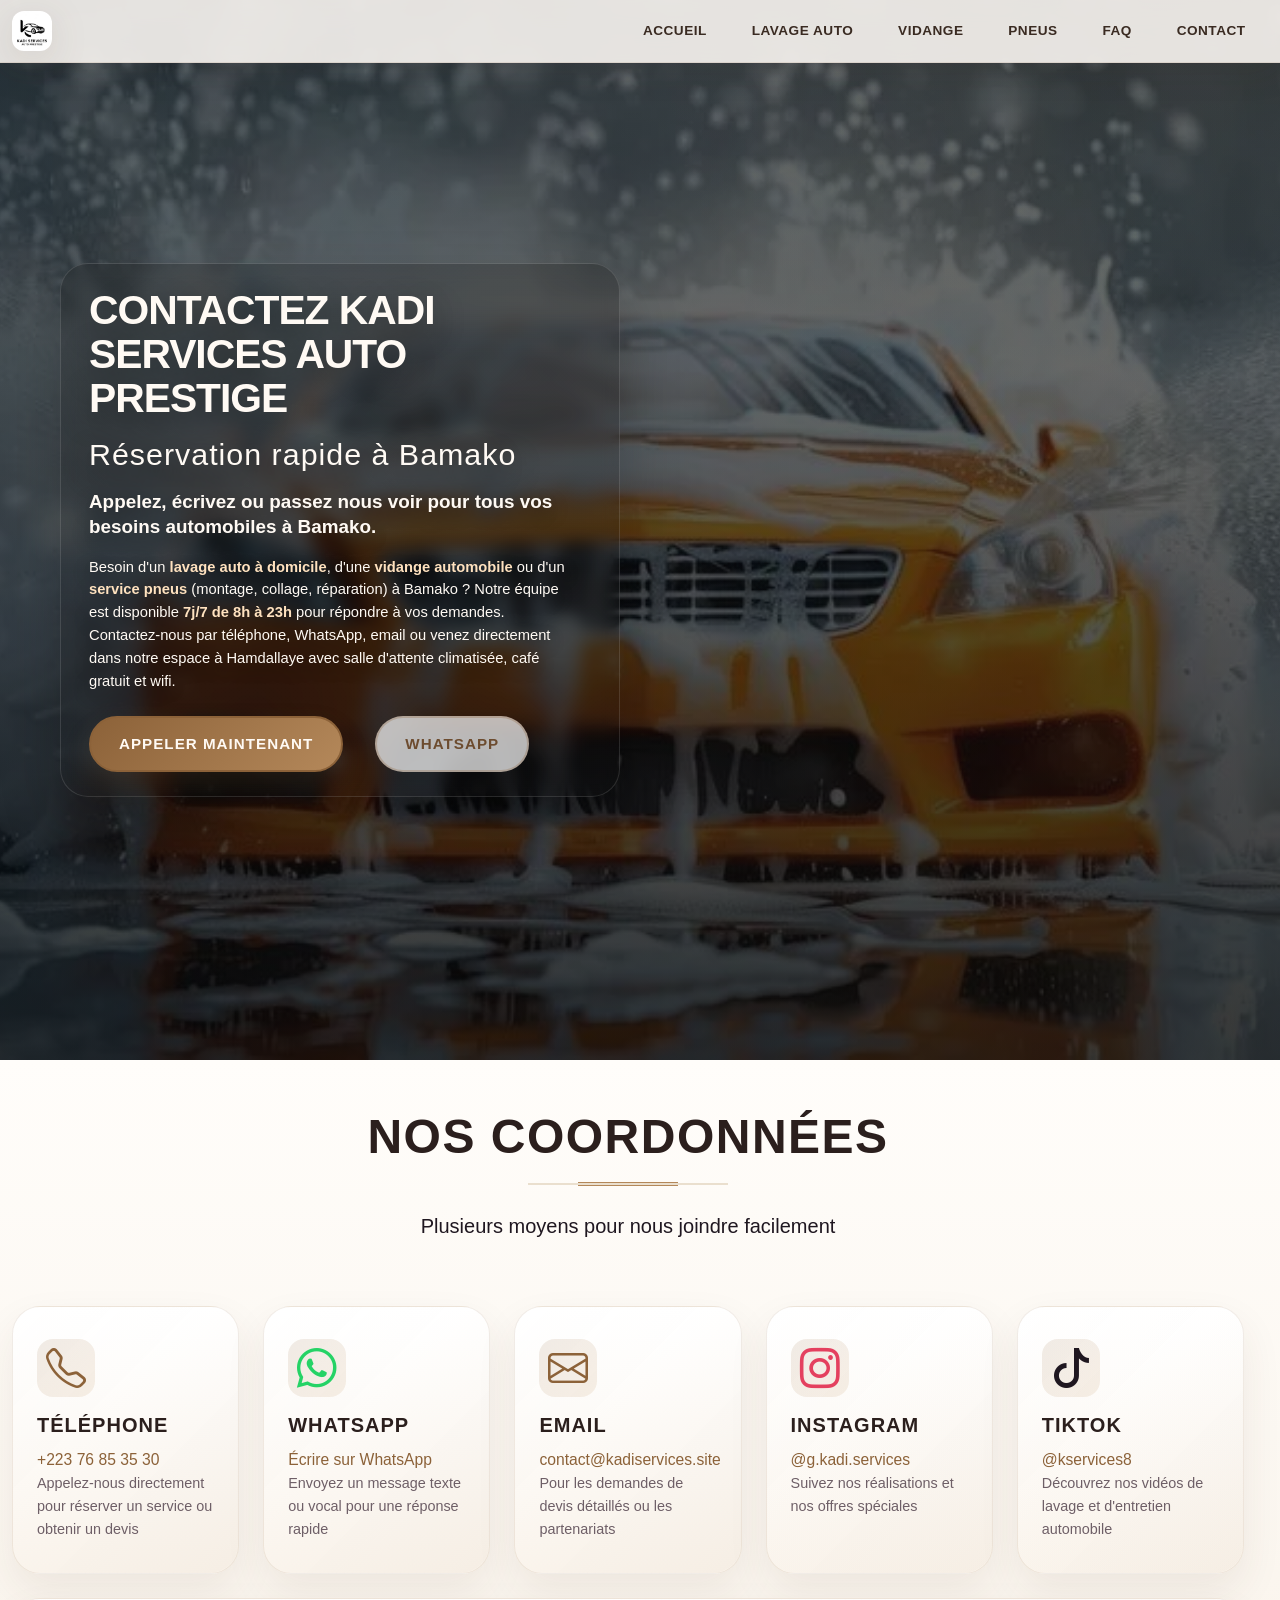
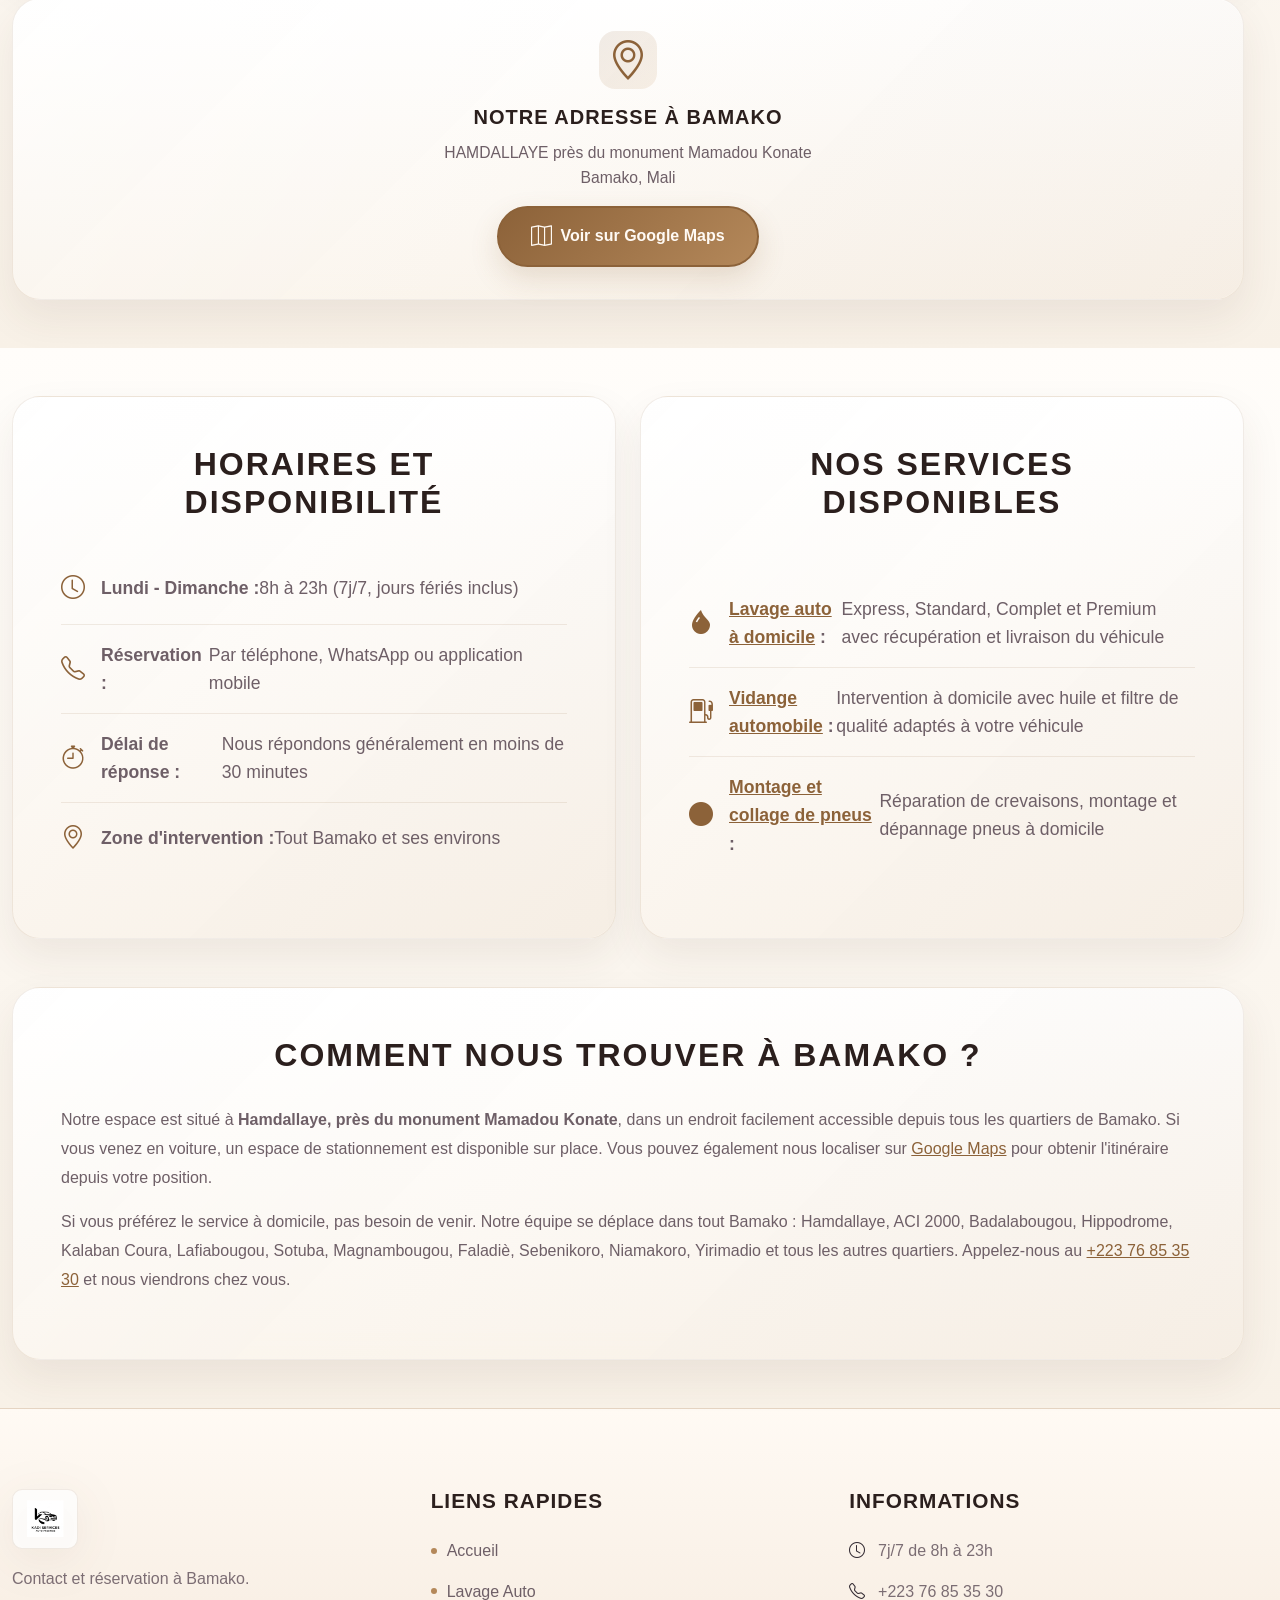
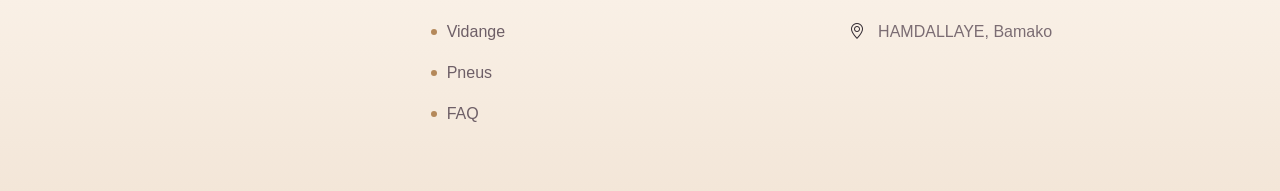
<file: contact.html>
<!DOCTYPE html>
<html lang="fr">
<head>
    <meta charset="UTF-8">
    <meta name="viewport" content="width=device-width, initial-scale=1.0">
    <meta name="google-site-verification" content="QvmwFhG7hxmT7mzNkKdDMTVAQOb6qt12spnTtQXSnRE" />
    <link rel="icon" type="image/png" href="images/logo-kadi.png">
    <link rel="shortcut icon" href="images/logo-kadi.png">
    <link rel="apple-touch-icon" href="images/logo-kadi.png">
    <link rel="manifest" href="site.webmanifest">
    <meta name="theme-color" content="#000000">
    <title>Contact Kadi Services Auto Prestige | Réserver à Bamako</title>
    <meta name="description" content="Contactez Kadi Services Auto Prestige pour réserver un lavage auto, une vidange ou un service pneus à domicile à Bamako.">
    <meta name="keywords" content="contact lavage auto bamako, contact vidange bamako, téléphone lavage auto bamako, whatsapp lavage auto bamako">
    <meta name="author" content="Kadi Services Auto Prestige">
    <meta name="robots" content="index, follow, max-snippet:-1, max-image-preview:large, max-video-preview:-1">
    <link rel="canonical" href="https://prestige.kadiservices.site/contact.html">
    <meta property="og:locale" content="fr_FR">
    <meta property="og:type" content="website">
    <meta property="og:title" content="Contact Kadi Services Auto Prestige">
    <meta property="og:description" content="Contact, téléphone, email et WhatsApp pour réserver vos services automobiles à domicile à Bamako.">
    <meta property="og:url" content="https://prestige.kadiservices.site/contact.html">
    <meta property="og:site_name" content="Kadi Services Auto Prestige">
    <meta property="og:image" content="https://prestige.kadiservices.site/images/logo-kadi.png">
    <meta name="twitter:card" content="summary">
    <meta name="twitter:title" content="Contact Kadi Services Auto Prestige">
    <meta name="twitter:description" content="Contact, téléphone, email et WhatsApp pour réserver vos services automobiles à domicile à Bamako.">
    <meta name="twitter:image" content="https://prestige.kadiservices.site/images/logo-kadi.png">
    <link rel="preconnect" href="https://cdn.jsdelivr.net" crossorigin>
    <link href="https://cdn.jsdelivr.net/npm/bootstrap@5.3.2/dist/css/bootstrap.min.css" rel="stylesheet">
    <link rel="stylesheet" href="https://cdn.jsdelivr.net/npm/bootstrap-icons@1.11.1/font/bootstrap-icons.css" media="print" onload="this.media='all'">
    <noscript><link rel="stylesheet" href="https://cdn.jsdelivr.net/npm/bootstrap-icons@1.11.1/font/bootstrap-icons.css"></noscript>
    <link rel="stylesheet" href="css/style.css">
    <script>(function(w,d,s,l,i){w[l]=w[l]||[];w[l].push({'gtm.start':new Date().getTime(),event:'gtm.js'});var f=d.getElementsByTagName(s)[0],j=d.createElement(s),dl=l!='dataLayer'?'&l='+l:'';j.async=true;j.src='https://www.googletagmanager.com/gtm.js?id='+i+dl;f.parentNode.insertBefore(j,f);})(window,document,'script','dataLayer','GTM-TSNSFCXC');</script>
</head>
<body>
    <noscript><iframe src="https://www.googletagmanager.com/ns.html?id=GTM-TSNSFCXC" height="0" width="0" style="display:none;visibility:hidden"></iframe></noscript>
    <nav class="navbar navbar-expand-lg navbar-light fixed-top"><div class="container"><a class="navbar-brand" href="index.html"><img src="images/logo-kadi.png" alt="Kadi Services" class="logo-nav" width="180" height="40" loading="eager"></a><button class="navbar-toggler" type="button" data-bs-toggle="collapse" data-bs-target="#navbarNav" aria-controls="navbarNav" aria-expanded="false" aria-label="Ouvrir le menu de navigation"><span class="navbar-toggler-icon"></span></button><div class="collapse navbar-collapse" id="navbarNav"><ul class="navbar-nav ms-auto"><li class="nav-item"><a class="nav-link" href="index.html">Accueil</a></li><li class="nav-item"><a class="nav-link" href="lavage-auto-bamako.html">Lavage Auto</a></li><li class="nav-item"><a class="nav-link" href="vidange-bamako.html">Vidange</a></li><li class="nav-item"><a class="nav-link" href="montage-pneu-bamako.html">Pneus</a></li><li class="nav-item"><a class="nav-link" href="faq.html">FAQ</a></li><li class="nav-item"><a class="nav-link active" href="contact.html">Contact</a></li></ul></div></div></nav>
    <section class="hero-section hero-secondary"><div class="hero-video-container"><div class="hero-video-fallback"></div></div><div class="hero-overlay"></div><div class="container"><div class="row align-items-center min-vh-100"><div class="col-lg-8 hero-content"><div class="hero-text animate-fade-in"><h1 class="display-2 fw-bold mb-4">Contactez Kadi Services Auto Prestige</h1><h2 class="display-4 mb-4">Réservation rapide à Bamako</h2><p class="lead slogan mb-4">Appelez, écrivez ou passez nous voir pour tous vos besoins automobiles à Bamako.</p><p class="mb-5 hero-description">Besoin d'un <strong>lavage auto à domicile</strong>, d'une <strong>vidange automobile</strong> ou d'un <strong>service pneus</strong> (montage, collage, réparation) à Bamako ? Notre équipe est disponible <strong>7j/7 de 8h à 23h</strong> pour répondre à vos demandes. Contactez-nous par téléphone, WhatsApp, email ou venez directement dans notre espace à Hamdallaye avec salle d'attente climatisée, café gratuit et wifi.</p><div class="hero-buttons"><a href="tel:+22376853530" class="btn btn-primary btn-lg me-3 animate-scale">Appeler maintenant</a><a href="https://wa.me/22376853530" target="_blank" rel="noopener noreferrer" class="btn btn-outline-light btn-lg animate-scale">WhatsApp</a></div></div></div></div></div></section>

    <section class="contact-section py-5">
        <div class="container">
            <div class="row mb-5"><div class="col-12 text-center"><h2 class="section-title">Nos coordonnées</h2><div class="title-line"></div><p class="lead mt-4">Plusieurs moyens pour nous joindre facilement</p></div></div>
            <div class="row g-4">
                <div class="col-md-6 col-lg-3"><div class="contact-card text-center h-100"><i class="bi bi-telephone contact-icon"></i><h5>Téléphone</h5><p><a href="tel:+22376853530">+223 76 85 35 30</a></p><p style="color: var(--text-gray); font-size: 0.9rem;">Appelez-nous directement pour réserver un service ou obtenir un devis</p></div></div>
                <div class="col-md-6 col-lg-3"><div class="contact-card text-center h-100"><i class="bi bi-whatsapp contact-icon"></i><h5>WhatsApp</h5><p><a href="https://wa.me/22376853530" target="_blank" rel="noopener noreferrer">Écrire sur WhatsApp</a></p><p style="color: var(--text-gray); font-size: 0.9rem;">Envoyez un message texte ou vocal pour une réponse rapide</p></div></div>
                <div class="col-md-6 col-lg-3"><div class="contact-card text-center h-100"><i class="bi bi-envelope contact-icon"></i><h5>Email</h5><p><a href="mailto:contact@kadiservices.site">contact@kadiservices.site</a></p><p style="color: var(--text-gray); font-size: 0.9rem;">Pour les demandes de devis détaillés ou les partenariats</p></div></div>
                <div class="col-md-6 col-lg-3"><div class="contact-card text-center h-100"><i class="bi bi-instagram contact-icon"></i><h5>Instagram</h5><p><a href="https://www.instagram.com/g.kadi.services/" target="_blank" rel="noopener noreferrer">@g.kadi.services</a></p><p style="color: var(--text-gray); font-size: 0.9rem;">Suivez nos réalisations et nos offres spéciales</p></div></div>
                <div class="col-md-6 col-lg-3"><div class="contact-card text-center h-100"><i class="bi bi-tiktok contact-icon"></i><h5>TikTok</h5><p><a href="https://www.tiktok.com/@kservices8?_r=1&_t=ZS-94y5Yy23Uvw" target="_blank" rel="noopener noreferrer">@kservices8</a></p><p style="color: var(--text-gray); font-size: 0.9rem;">Découvrez nos vidéos de lavage et d'entretien automobile</p></div></div>
                <div class="col-12"><div class="contact-card text-center h-100 contact-address-card"><i class="bi bi-geo-alt contact-icon"></i><h5>Notre adresse à Bamako</h5><p class="mb-3">HAMDALLAYE près du monument Mamadou Konate<br>Bamako, Mali</p><a href="https://maps.app.goo.gl/7F9AtTYm4M8SSPwT8" target="_blank" rel="noopener noreferrer" class="btn btn-map"><i class="bi bi-map"></i> Voir sur Google Maps</a></div></div>
            </div>
        </div>
    </section>

    <section class="services-section py-5">
        <div class="container">
            <div class="row g-4">
                <div class="col-lg-6">
                    <div class="info-card h-100">
                        <h3>Horaires et disponibilité</h3>
                        <ul class="info-list">
                            <li><i class="bi bi-clock"></i> <strong>Lundi - Dimanche :</strong> 8h à 23h (7j/7, jours fériés inclus)</li>
                            <li><i class="bi bi-telephone"></i> <strong>Réservation :</strong> Par téléphone, WhatsApp ou application mobile</li>
                            <li><i class="bi bi-stopwatch"></i> <strong>Délai de réponse :</strong> Nous répondons généralement en moins de 30 minutes</li>
                            <li><i class="bi bi-geo-alt"></i> <strong>Zone d'intervention :</strong> Tout Bamako et ses environs</li>
                        </ul>
                    </div>
                </div>
                <div class="col-lg-6">
                    <div class="info-card h-100">
                        <h3>Nos services disponibles</h3>
                        <ul class="info-list">
                            <li><i class="bi bi-droplet-fill"></i> <strong><a href="lavage-auto-bamako.html">Lavage auto à domicile</a> :</strong> Express, Standard, Complet et Premium avec récupération et livraison du véhicule</li>
                            <li><i class="bi bi-fuel-pump"></i> <strong><a href="vidange-bamako.html">Vidange automobile</a> :</strong> Intervention à domicile avec huile et filtre de qualité adaptés à votre véhicule</li>
                            <li><i class="bi bi-circle-fill"></i> <strong><a href="montage-pneu-bamako.html">Montage et collage de pneus</a> :</strong> Réparation de crevaisons, montage et dépannage pneus à domicile</li>
                        </ul>
                    </div>
                </div>
            </div>
            <div class="row g-4 mt-4">
                <div class="col-lg-12">
                    <div class="info-card">
                        <h3>Comment nous trouver à Bamako ?</h3>
                        <p style="color: var(--text-gray); line-height: 1.8;">Notre espace est situé à <strong>Hamdallaye, près du monument Mamadou Konate</strong>, dans un endroit facilement accessible depuis tous les quartiers de Bamako. Si vous venez en voiture, un espace de stationnement est disponible sur place. Vous pouvez également nous localiser sur <a href="https://maps.app.goo.gl/7F9AtTYm4M8SSPwT8" target="_blank" rel="noopener noreferrer">Google Maps</a> pour obtenir l'itinéraire depuis votre position.</p>
                        <p style="color: var(--text-gray); line-height: 1.8;">Si vous préférez le service à domicile, pas besoin de venir. Notre équipe se déplace dans tout Bamako : Hamdallaye, ACI 2000, Badalabougou, Hippodrome, Kalaban Coura, Lafiabougou, Sotuba, Magnambougou, Faladiè, Sebenikoro, Niamakoro, Yirimadio et tous les autres quartiers. Appelez-nous au <a href="tel:+22376853530">+223 76 85 35 30</a> et nous viendrons chez vous.</p>
                    </div>
                </div>
            </div>
        </div>
    </section>
    <footer class="footer py-5"><div class="container"><div class="row g-4"><div class="col-lg-4"><img src="images/logo-kadi.png" alt="Kadi Services" class="logo-footer mb-3" width="250" height="60" loading="lazy"><p class="footer-text">Contact et réservation à Bamako.</p></div><div class="col-lg-4"><h5 class="footer-title">Liens Rapides</h5><ul class="footer-links"><li><a href="index.html">Accueil</a></li><li><a href="lavage-auto-bamako.html">Lavage Auto</a></li><li><a href="vidange-bamako.html">Vidange</a></li><li><a href="montage-pneu-bamako.html">Pneus</a></li><li><a href="faq.html">FAQ</a></li></ul></div><div class="col-lg-4"><h5 class="footer-title">Informations</h5><ul class="footer-info"><li><i class="bi bi-clock"></i> 7j/7 de 8h à 23h</li><li><i class="bi bi-telephone"></i> +223 76 85 35 30</li><li><i class="bi bi-geo-alt"></i> HAMDALLAYE, Bamako</li></ul></div></div></div></footer>
    <script src="https://cdn.jsdelivr.net/npm/bootstrap@5.3.2/dist/js/bootstrap.bundle.min.js" defer></script>
    <script src="js/main.js" defer></script>
</body>
</html>
</file>
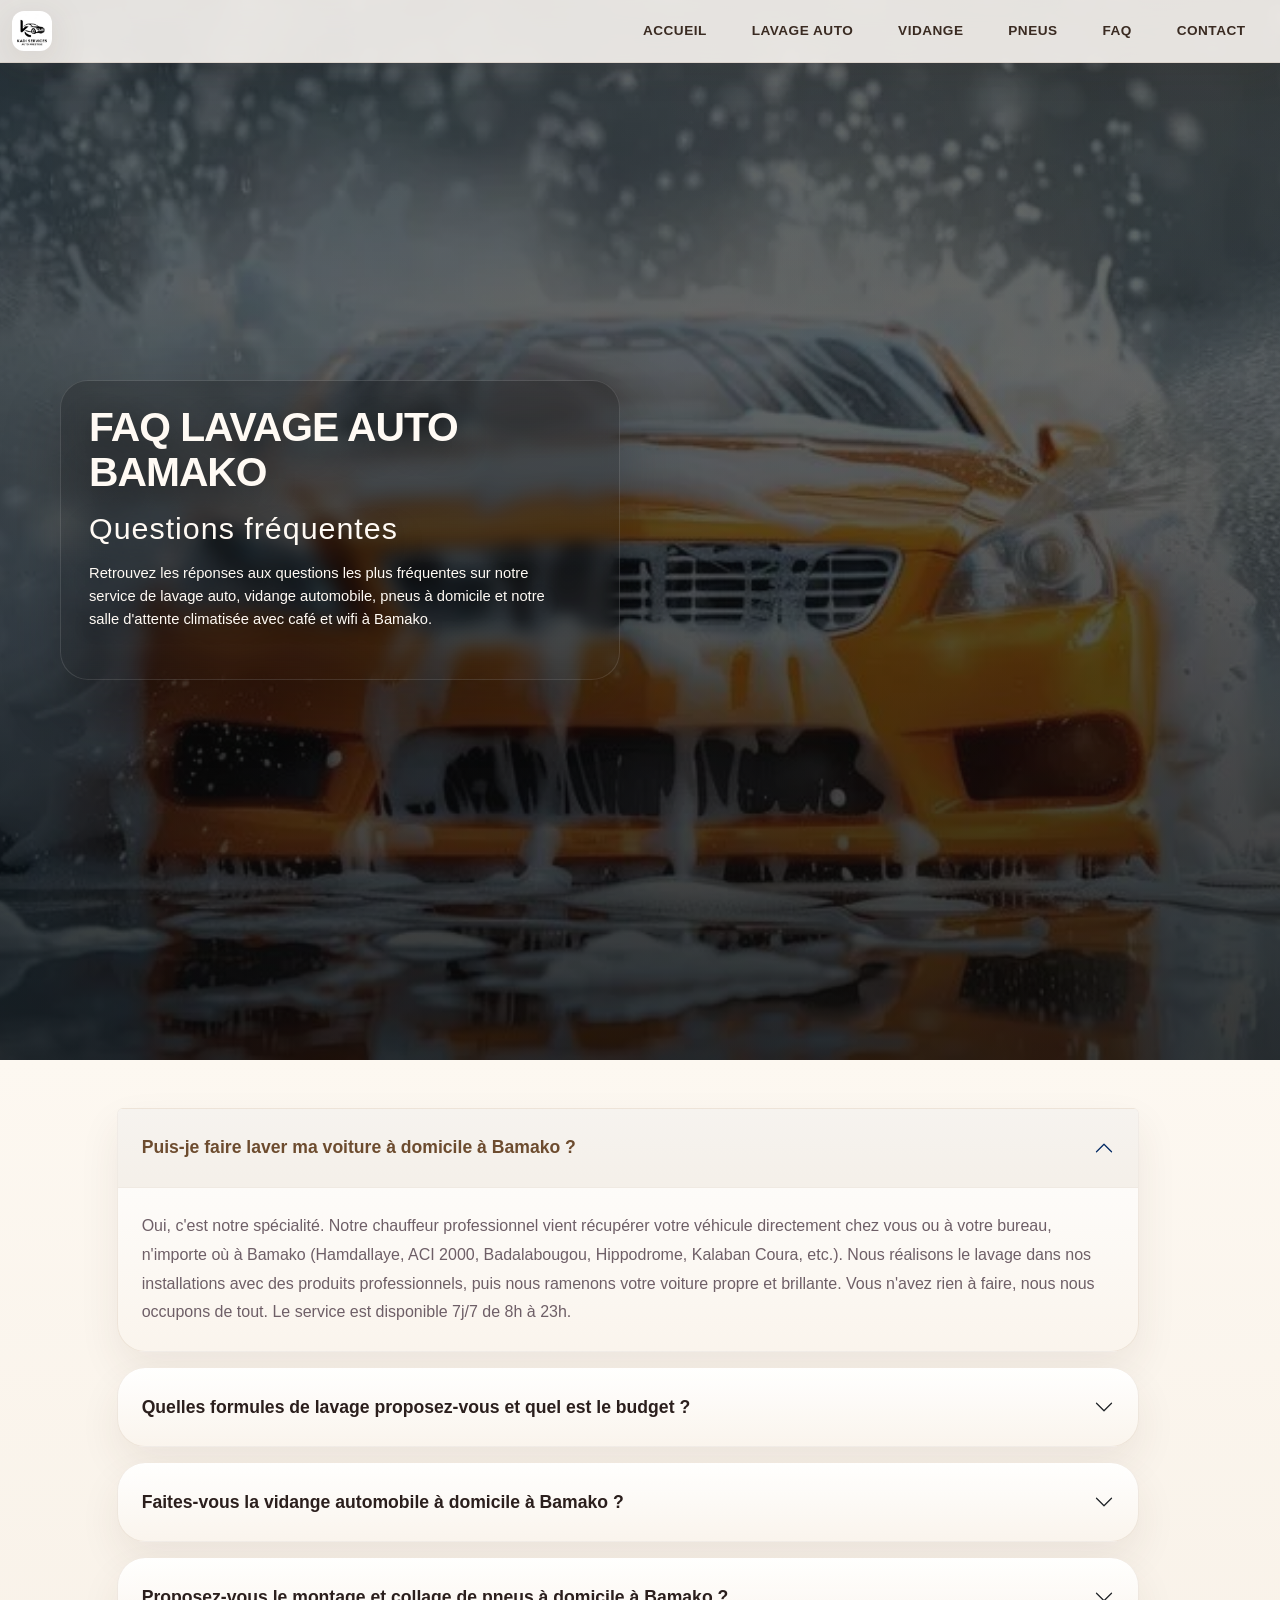
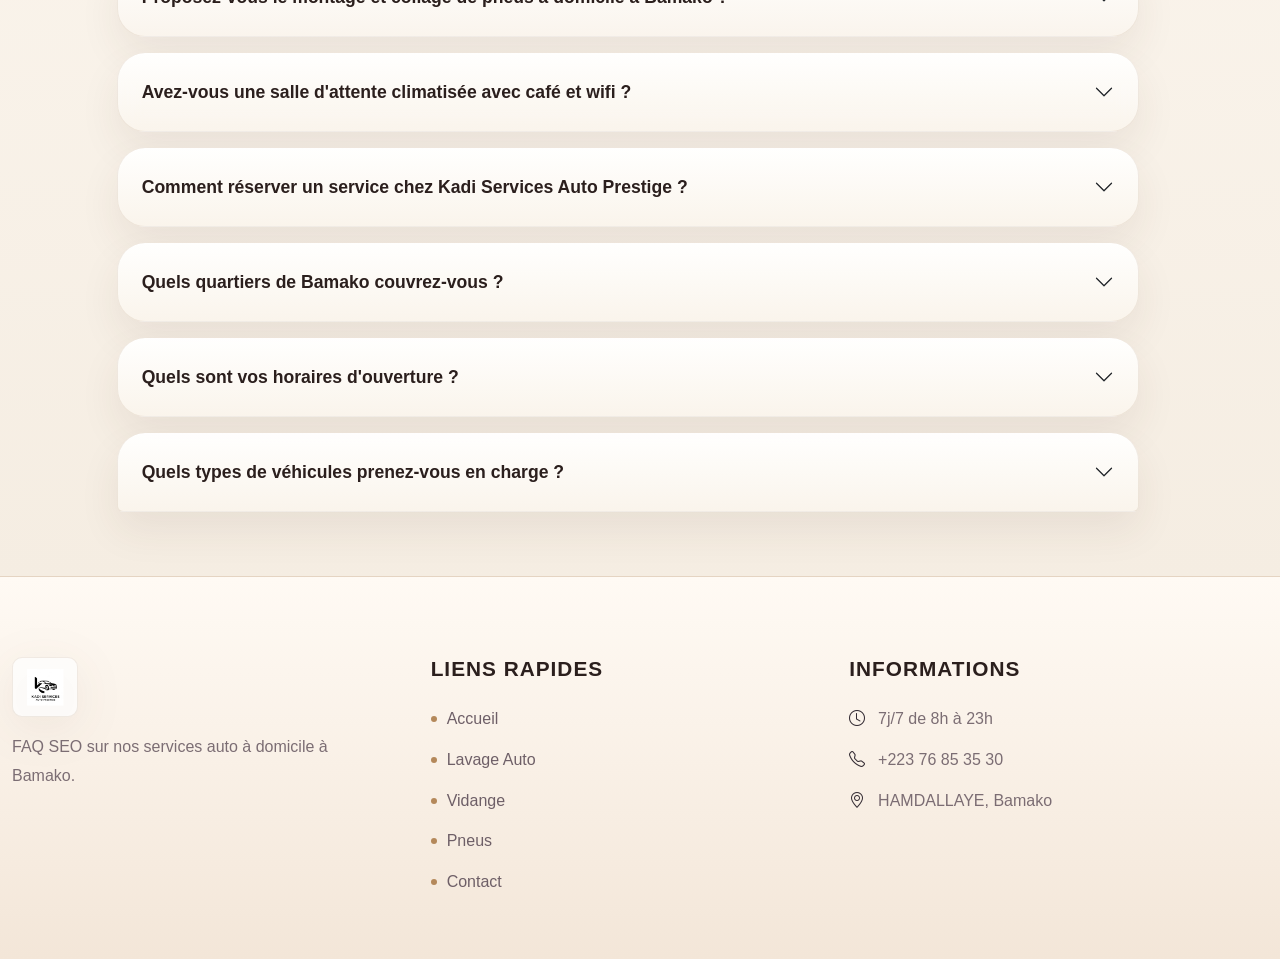
<file: faq.html>
<!DOCTYPE html>
<html lang="fr">
<head>
    <meta charset="UTF-8">
    <meta name="viewport" content="width=device-width, initial-scale=1.0">
    <meta name="google-site-verification" content="QvmwFhG7hxmT7mzNkKdDMTVAQOb6qt12spnTtQXSnRE" />
    <link rel="icon" type="image/png" href="images/logo-kadi.png">
    <link rel="shortcut icon" href="images/logo-kadi.png">
    <link rel="apple-touch-icon" href="images/logo-kadi.png">
    <link rel="manifest" href="site.webmanifest">
    <meta name="theme-color" content="#000000">
    <title>FAQ Lavage Auto Bamako | Questions Fréquentes | Kadi Services Auto Prestige</title>
    <meta name="description" content="FAQ lavage auto Bamako : réponses sur le lavage auto, la vidange automobile, le montage de pneus, la réservation à domicile et notre salle d'attente climatisée avec café et wifi à Bamako.">
    <meta name="keywords" content="faq lavage auto bamako, questions lavage auto bamako, vidange bamako faq, pneus bamako faq, salle d'attente climatisée bamako, café wifi garage bamako">
    <meta name="author" content="Kadi Services Auto Prestige">
    <meta name="robots" content="index, follow, max-snippet:-1, max-image-preview:large, max-video-preview:-1">
    <link rel="canonical" href="https://prestige.kadiservices.site/faq.html">
    <meta property="og:locale" content="fr_FR">
    <meta property="og:type" content="article">
    <meta property="og:title" content="FAQ Lavage Auto Bamako | Kadi Services Auto Prestige">
    <meta property="og:description" content="Toutes les questions fréquentes sur nos services automobiles à domicile à Bamako, y compris notre salle d'attente climatisée avec café et wifi.">
    <meta property="og:url" content="https://prestige.kadiservices.site/faq.html">
    <meta property="og:site_name" content="Kadi Services Auto Prestige">
    <meta property="og:image" content="https://prestige.kadiservices.site/images/logo-kadi.png">
    <meta name="twitter:card" content="summary">
    <meta name="twitter:title" content="FAQ Lavage Auto Bamako | Kadi Services Auto Prestige">
    <meta name="twitter:description" content="Questions fréquentes sur le lavage auto, la vidange, les pneus à domicile et notre salle d'attente climatisée avec café et wifi à Bamako.">
    <meta name="twitter:image" content="https://prestige.kadiservices.site/images/logo-kadi.png">
    <link rel="preconnect" href="https://cdn.jsdelivr.net" crossorigin>
    <link href="https://cdn.jsdelivr.net/npm/bootstrap@5.3.2/dist/css/bootstrap.min.css" rel="stylesheet">
    <link rel="stylesheet" href="https://cdn.jsdelivr.net/npm/bootstrap-icons@1.11.1/font/bootstrap-icons.css" media="print" onload="this.media='all'">
    <noscript><link rel="stylesheet" href="https://cdn.jsdelivr.net/npm/bootstrap-icons@1.11.1/font/bootstrap-icons.css"></noscript>
    <link rel="stylesheet" href="css/style.css">
    <script>(function(w,d,s,l,i){w[l]=w[l]||[];w[l].push({'gtm.start':new Date().getTime(),event:'gtm.js'});var f=d.getElementsByTagName(s)[0],j=d.createElement(s),dl=l!='dataLayer'?'&l='+l:'';j.async=true;j.src='https://www.googletagmanager.com/gtm.js?id='+i+dl;f.parentNode.insertBefore(j,f);})(window,document,'script','dataLayer','GTM-TSNSFCXC');</script>
    <script type="application/ld+json">{"@context":"https://schema.org","@type":"FAQPage","mainEntity":[{"@type":"Question","name":"Puis-je laver ma voiture chez moi à Bamako ?","acceptedAnswer":{"@type":"Answer","text":"Oui, nos équipes récupèrent votre véhicule chez vous ou au bureau pour un lavage professionnel à Bamako."}},{"@type":"Question","name":"Faites-vous la vidange automobile à domicile à Bamako ?","acceptedAnswer":{"@type":"Answer","text":"Oui, nous proposons la vidange d'huile à domicile à Bamako 7j/7."}},{"@type":"Question","name":"Proposez-vous le montage et collage de pneus à domicile à Bamako ?","acceptedAnswer":{"@type":"Answer","text":"Oui, nous réalisons le montage, le collage et la réparation de pneus à domicile à Bamako."}},{"@type":"Question","name":"Avez-vous une salle d'attente climatisée avec café et wifi ?","acceptedAnswer":{"@type":"Answer","text":"Oui, nous mettons à votre disposition une salle d'attente climatisée avec café et wifi pour plus de confort lors de votre passage sur place à Bamako."}}]}</script>
</head>
<body>
    <noscript><iframe src="https://www.googletagmanager.com/ns.html?id=GTM-TSNSFCXC" height="0" width="0" style="display:none;visibility:hidden"></iframe></noscript>
    <nav class="navbar navbar-expand-lg navbar-light fixed-top"><div class="container"><a class="navbar-brand" href="index.html"><img src="images/logo-kadi.png" alt="Kadi Services" class="logo-nav" width="180" height="40" loading="eager"></a><button class="navbar-toggler" type="button" data-bs-toggle="collapse" data-bs-target="#navbarNav" aria-controls="navbarNav" aria-expanded="false" aria-label="Ouvrir le menu de navigation"><span class="navbar-toggler-icon"></span></button><div class="collapse navbar-collapse" id="navbarNav"><ul class="navbar-nav ms-auto"><li class="nav-item"><a class="nav-link" href="index.html">Accueil</a></li><li class="nav-item"><a class="nav-link" href="lavage-auto-bamako.html">Lavage Auto</a></li><li class="nav-item"><a class="nav-link" href="vidange-bamako.html">Vidange</a></li><li class="nav-item"><a class="nav-link" href="montage-pneu-bamako.html">Pneus</a></li><li class="nav-item"><a class="nav-link active" href="faq.html">FAQ</a></li><li class="nav-item"><a class="nav-link" href="contact.html">Contact</a></li></ul></div></div></nav>
    <section class="hero-section hero-secondary"><div class="hero-video-container"><div class="hero-video-fallback"></div></div><div class="hero-overlay"></div><div class="container"><div class="row align-items-center min-vh-100"><div class="col-lg-8 hero-content"><div class="hero-text animate-fade-in"><h1 class="display-2 fw-bold mb-4">FAQ Lavage Auto Bamako</h1><h2 class="display-4 mb-4">Questions fréquentes</h2><p class="mb-5 hero-description">Retrouvez les réponses aux questions les plus fréquentes sur notre service de lavage auto, vidange automobile, pneus à domicile et notre salle d'attente climatisée avec café et wifi à Bamako.</p></div></div></div></div></section>
    <section class="faq-section py-5"><div class="container"><div class="row justify-content-center"><div class="col-lg-10"><div class="accordion" id="faqAccordion">

        <div class="accordion-item faq-item"><h3 class="accordion-header"><button class="accordion-button" type="button" data-bs-toggle="collapse" data-bs-target="#faq1">Puis-je faire laver ma voiture à domicile à Bamako ?</button></h3><div id="faq1" class="accordion-collapse collapse show" data-bs-parent="#faqAccordion"><div class="accordion-body">Oui, c'est notre spécialité. Notre chauffeur professionnel vient récupérer votre véhicule directement chez vous ou à votre bureau, n'importe où à Bamako (Hamdallaye, ACI 2000, Badalabougou, Hippodrome, Kalaban Coura, etc.). Nous réalisons le lavage dans nos installations avec des produits professionnels, puis nous ramenons votre voiture propre et brillante. Vous n'avez rien à faire, nous nous occupons de tout. Le service est disponible 7j/7 de 8h à 23h.</div></div></div>

        <div class="accordion-item faq-item"><h3 class="accordion-header"><button class="accordion-button collapsed" type="button" data-bs-toggle="collapse" data-bs-target="#faq2">Quelles formules de lavage proposez-vous et quel est le budget ?</button></h3><div id="faq2" class="accordion-collapse collapse" data-bs-parent="#faqAccordion"><div class="accordion-body">Nous proposons 4 formules adaptées à tous les besoins : <strong>Lavage Express</strong> (nettoyage extérieur rapide en 20 min), <strong>Lavage Standard</strong> (extérieur complet avec jantes et pneus), <strong>Lavage Complet</strong> (intérieur + extérieur, aspiration, vitres, tableau de bord) et <strong>Lavage Premium</strong> (tout le complet + polish, traitement cuirs, parfum intérieur). Le tarif dépend de la formule et du type de véhicule. Contactez-nous au +223 76 85 35 30 ou sur WhatsApp pour un devis rapide et gratuit.</div></div></div>

        <div class="accordion-item faq-item"><h3 class="accordion-header"><button class="accordion-button collapsed" type="button" data-bs-toggle="collapse" data-bs-target="#faq3">Faites-vous la vidange automobile à domicile à Bamako ?</button></h3><div id="faq3" class="accordion-collapse collapse" data-bs-parent="#faqAccordion"><div class="accordion-body">Oui, notre technicien se déplace à votre domicile ou bureau à Bamako avec tout le matériel nécessaire : huile moteur adaptée à votre véhicule (Total, Mobil, Castrol), filtre à huile neuf, bac de récupération et outils professionnels. L'intervention dure entre 30 et 45 minutes. Nous utilisons l'huile recommandée par le constructeur de votre véhicule (minérale, semi-synthétique ou 100% synthétique) pour une protection optimale du moteur. Nous recommandons une vidange tous les 5 000 à 7 500 km à Bamako en raison de la chaleur et de la poussière.</div></div></div>

        <div class="accordion-item faq-item"><h3 class="accordion-header"><button class="accordion-button collapsed" type="button" data-bs-toggle="collapse" data-bs-target="#faq4">Proposez-vous le montage et collage de pneus à domicile à Bamako ?</button></h3><div id="faq4" class="accordion-collapse collapse" data-bs-parent="#faqAccordion"><div class="accordion-body">Oui, notre technicien se déplace à votre domicile ou sur le lieu de la crevaison dans tout Bamako avec le matériel nécessaire : cric hydraulique, clé dynamométrique, matériel de collage professionnel et pneus de remplacement si besoin. Nous réparons les crevaisons par collage durable sur la bande de roulement. Si le pneu est trop endommagé (flanc percé, usure excessive), nous procédons au montage d'un pneu neuf ou d'occasion. L'intervention dure entre 20 et 40 minutes par pneu.</div></div></div>

        <div class="accordion-item faq-item"><h3 class="accordion-header"><button class="accordion-button collapsed" type="button" data-bs-toggle="collapse" data-bs-target="#faq5">Avez-vous une salle d'attente climatisée avec café et wifi ?</button></h3><div id="faq5" class="accordion-collapse collapse" data-bs-parent="#faqAccordion"><div class="accordion-body">Oui, si vous préférez venir sur place plutôt que d'utiliser notre service à domicile, nous vous accueillons dans notre espace situé à Hamdallaye, près du monument Mamadou Konate à Bamako. Notre salle d'attente est entièrement climatisée et vous offre du café gratuit, une connexion wifi haut débit et un espace confortable pour patienter pendant que nous prenons soin de votre véhicule. C'est un espace pensé pour votre confort, idéal si vous souhaitez travailler ou vous détendre en attendant.</div></div></div>

        <div class="accordion-item faq-item"><h3 class="accordion-header"><button class="accordion-button collapsed" type="button" data-bs-toggle="collapse" data-bs-target="#faq6">Comment réserver un service chez Kadi Services Auto Prestige ?</button></h3><div id="faq6" class="accordion-collapse collapse" data-bs-parent="#faqAccordion"><div class="accordion-body">Plusieurs options s'offrent à vous pour réserver : par <strong>téléphone</strong> au +223 76 85 35 30, par <strong>WhatsApp</strong> en envoyant un message au même numéro, par <strong>email</strong> à contact@kadiservices.site, ou via notre <strong>application mobile</strong> Kadi Services Auto Prestige disponible sur Android. Précisez le service souhaité (lavage, vidange ou pneus), votre adresse à Bamako et le créneau horaire qui vous convient. Nous confirmons votre réservation rapidement.</div></div></div>

        <div class="accordion-item faq-item"><h3 class="accordion-header"><button class="accordion-button collapsed" type="button" data-bs-toggle="collapse" data-bs-target="#faq7">Quels quartiers de Bamako couvrez-vous ?</button></h3><div id="faq7" class="accordion-collapse collapse" data-bs-parent="#faqAccordion"><div class="accordion-body">Nous couvrons l'ensemble de Bamako et ses environs. Nos équipes interviennent à Hamdallaye, ACI 2000, Badalabougou, Hippodrome, Kalaban Coura, Lafiabougou, Sotuba, Magnambougou, Faladiè, Sebenikoro, Niamakoro, Yirimadio, Koulouba, Niarela, Médina Coura et dans tous les autres quartiers de la capitale. Où que vous soyez à Bamako, nous venons chez vous pour le lavage, la vidange ou les pneus.</div></div></div>

        <div class="accordion-item faq-item"><h3 class="accordion-header"><button class="accordion-button collapsed" type="button" data-bs-toggle="collapse" data-bs-target="#faq8">Quels sont vos horaires d'ouverture ?</button></h3><div id="faq8" class="accordion-collapse collapse" data-bs-parent="#faqAccordion"><div class="accordion-body">Nous sommes ouverts <strong>7 jours sur 7, de 8h à 23h</strong>, y compris les week-ends et jours fériés. Que ce soit tôt le matin avant le travail ou tard le soir, notre équipe est disponible pour prendre soin de votre véhicule. Pour les urgences pneus (crevaison en bord de route), nous faisons notre possible pour intervenir le plus rapidement possible.</div></div></div>

        <div class="accordion-item faq-item"><h3 class="accordion-header"><button class="accordion-button collapsed" type="button" data-bs-toggle="collapse" data-bs-target="#faq9">Quels types de véhicules prenez-vous en charge ?</button></h3><div id="faq9" class="accordion-collapse collapse" data-bs-parent="#faqAccordion"><div class="accordion-body">Nous prenons en charge tous les types de véhicules : berlines, SUV, 4x4, pick-up, minibus et véhicules utilitaires légers. Quelle que soit la marque (Toyota, Mercedes, Hyundai, Renault, Peugeot, Nissan, Land Rover, BMW, etc.), nos techniciens disposent des compétences et du matériel adaptés pour chaque véhicule. Chaque intervention est réalisée selon les recommandations du constructeur.</div></div></div>

    </div></div></div></div></section>
    <footer class="footer py-5"><div class="container"><div class="row g-4"><div class="col-lg-4"><img src="images/logo-kadi.png" alt="Kadi Services" class="logo-footer mb-3" width="250" height="60" loading="lazy"><p class="footer-text">FAQ SEO sur nos services auto à domicile à Bamako.</p></div><div class="col-lg-4"><h5 class="footer-title">Liens Rapides</h5><ul class="footer-links"><li><a href="index.html">Accueil</a></li><li><a href="lavage-auto-bamako.html">Lavage Auto</a></li><li><a href="vidange-bamako.html">Vidange</a></li><li><a href="montage-pneu-bamako.html">Pneus</a></li><li><a href="contact.html">Contact</a></li></ul></div><div class="col-lg-4"><h5 class="footer-title">Informations</h5><ul class="footer-info"><li><i class="bi bi-clock"></i> 7j/7 de 8h à 23h</li><li><i class="bi bi-telephone"></i> +223 76 85 35 30</li><li><i class="bi bi-geo-alt"></i> HAMDALLAYE, Bamako</li></ul></div></div></div></footer>
    <script src="https://cdn.jsdelivr.net/npm/bootstrap@5.3.2/dist/js/bootstrap.bundle.min.js" defer></script>
    <script src="js/main.js" defer></script>
</body>
</html>
</file>
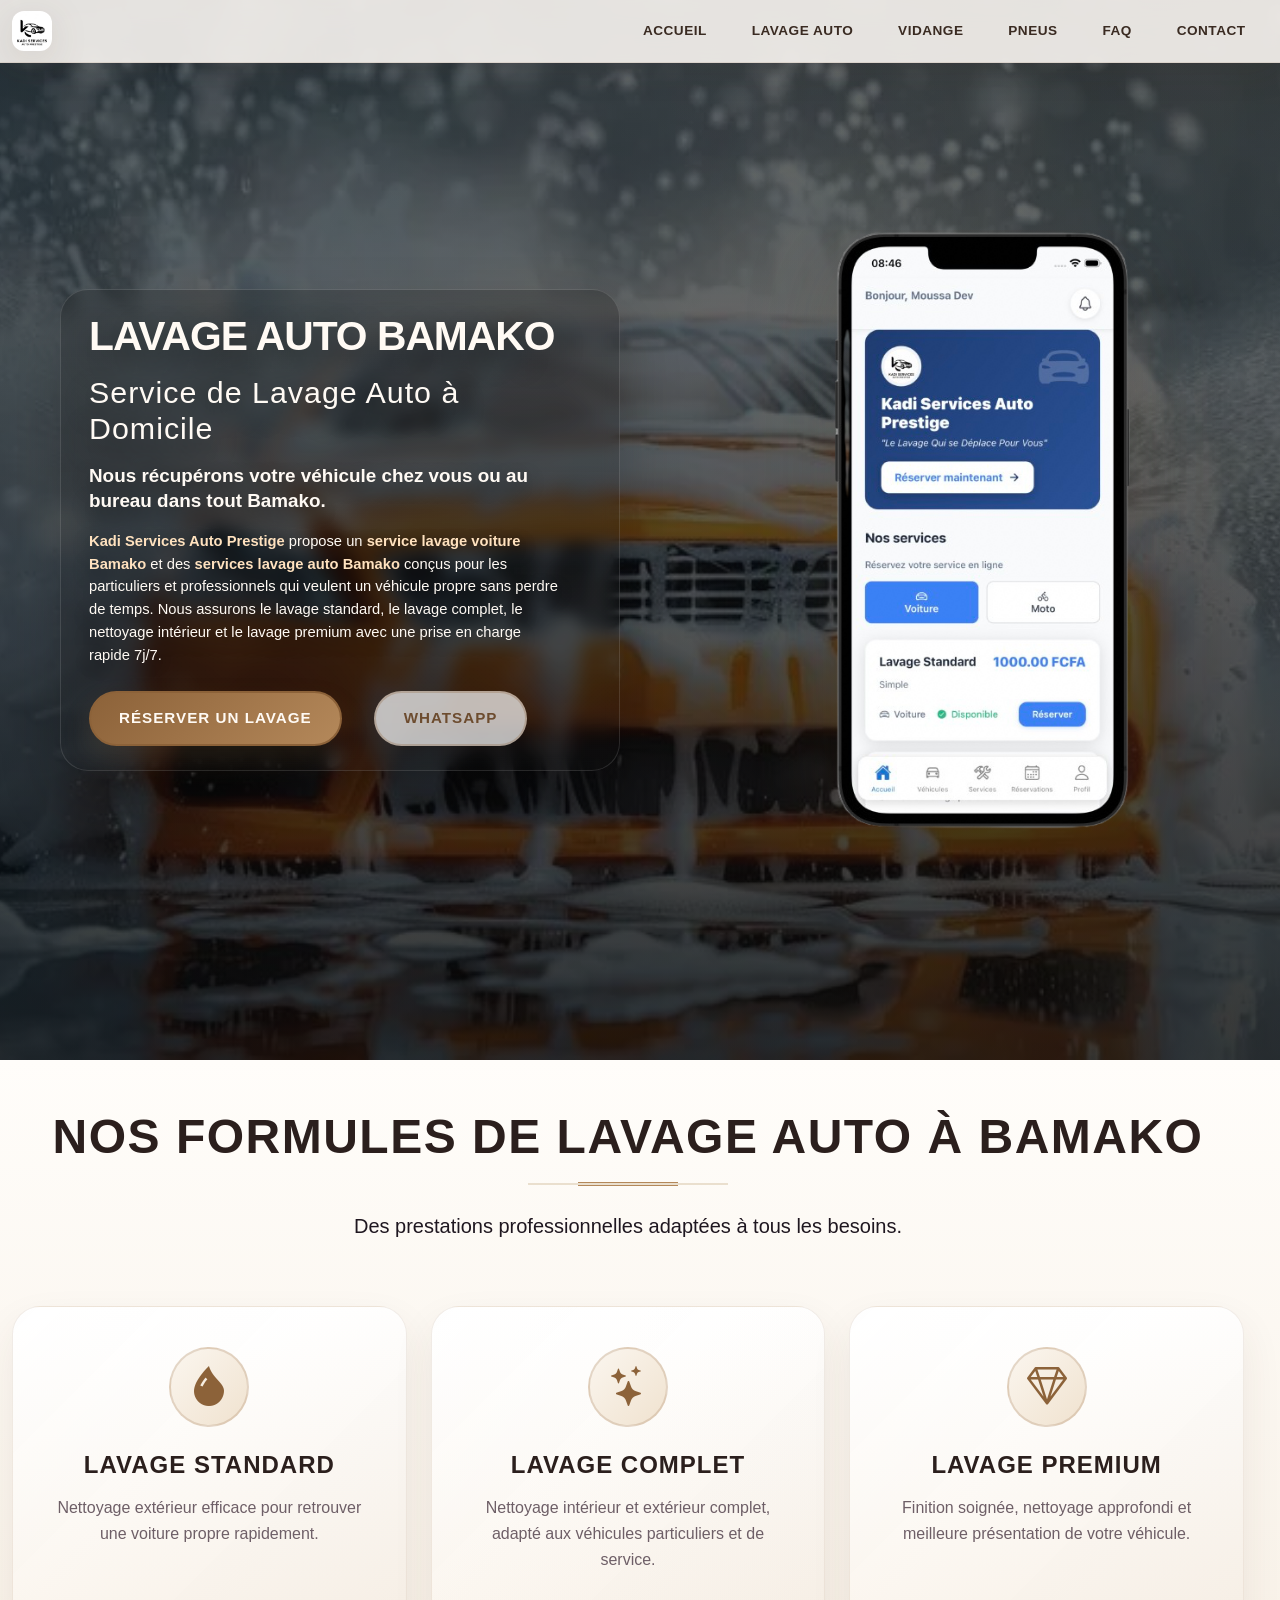
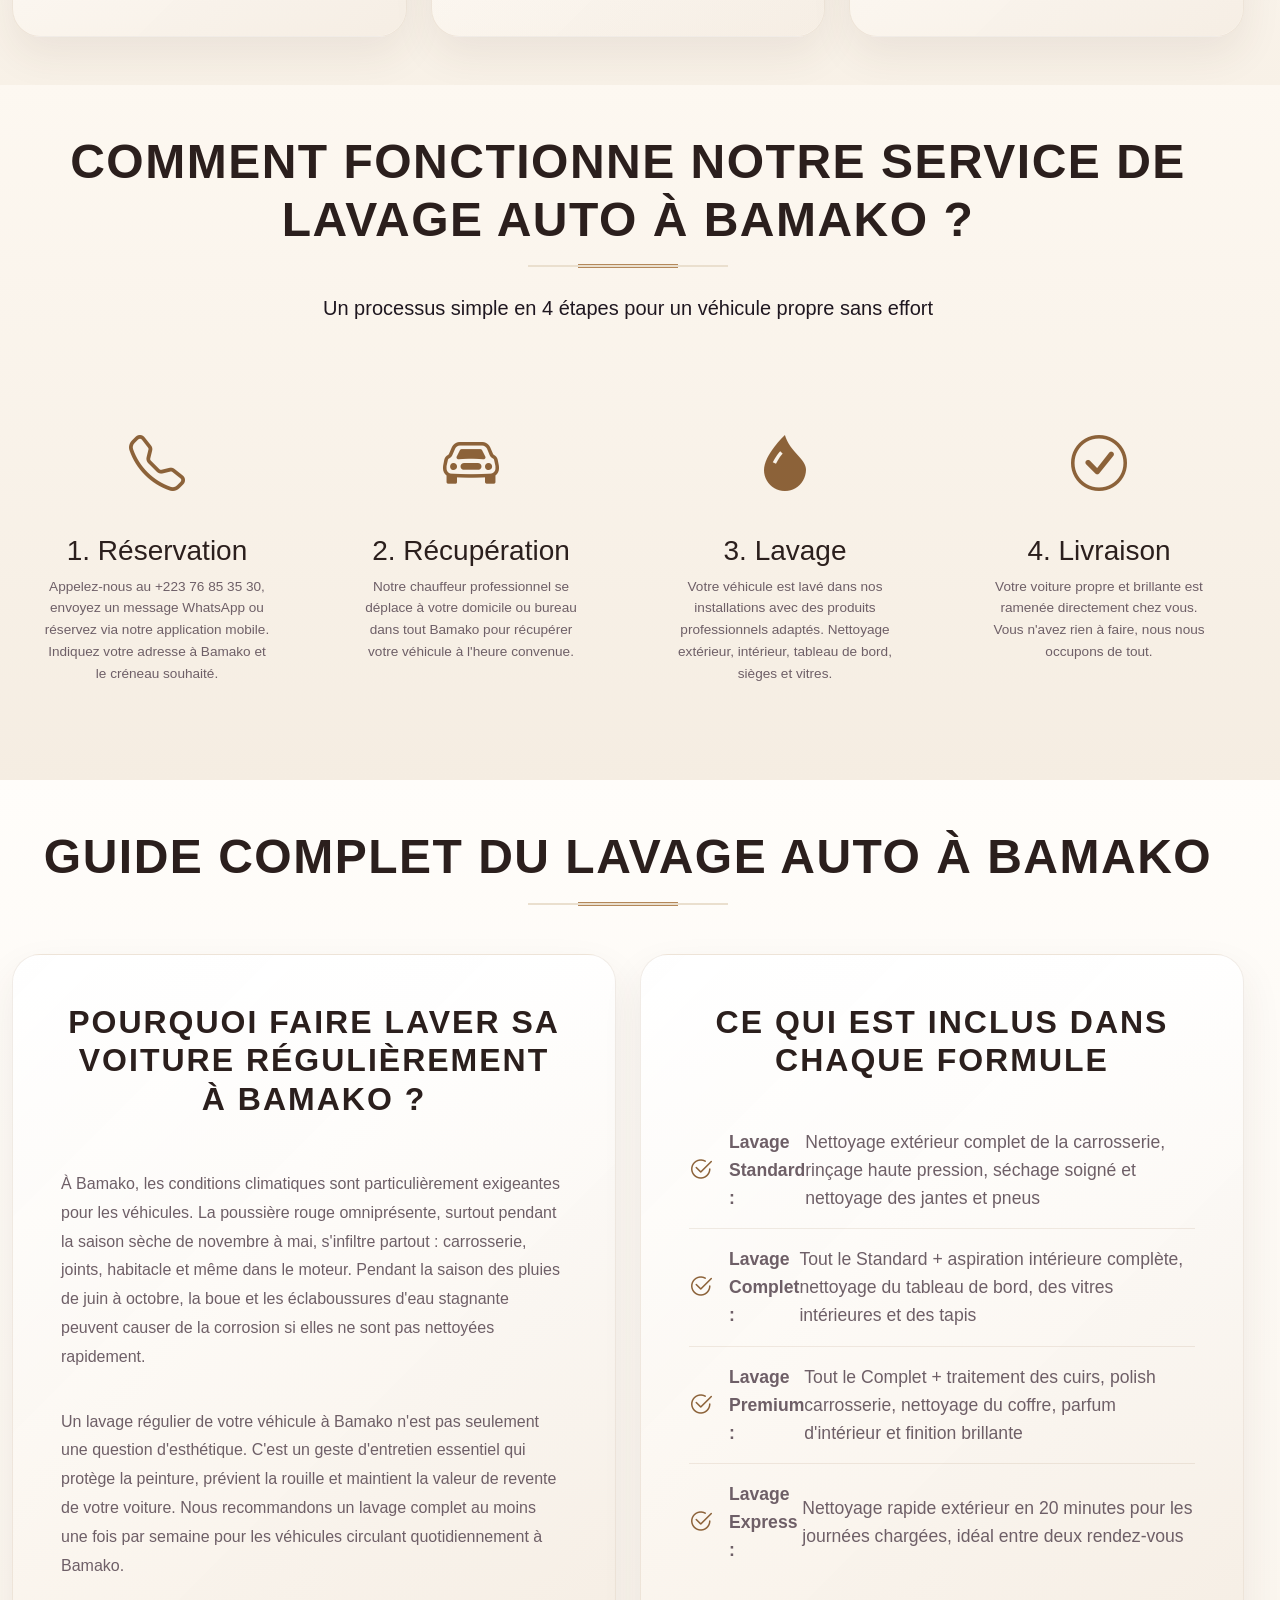
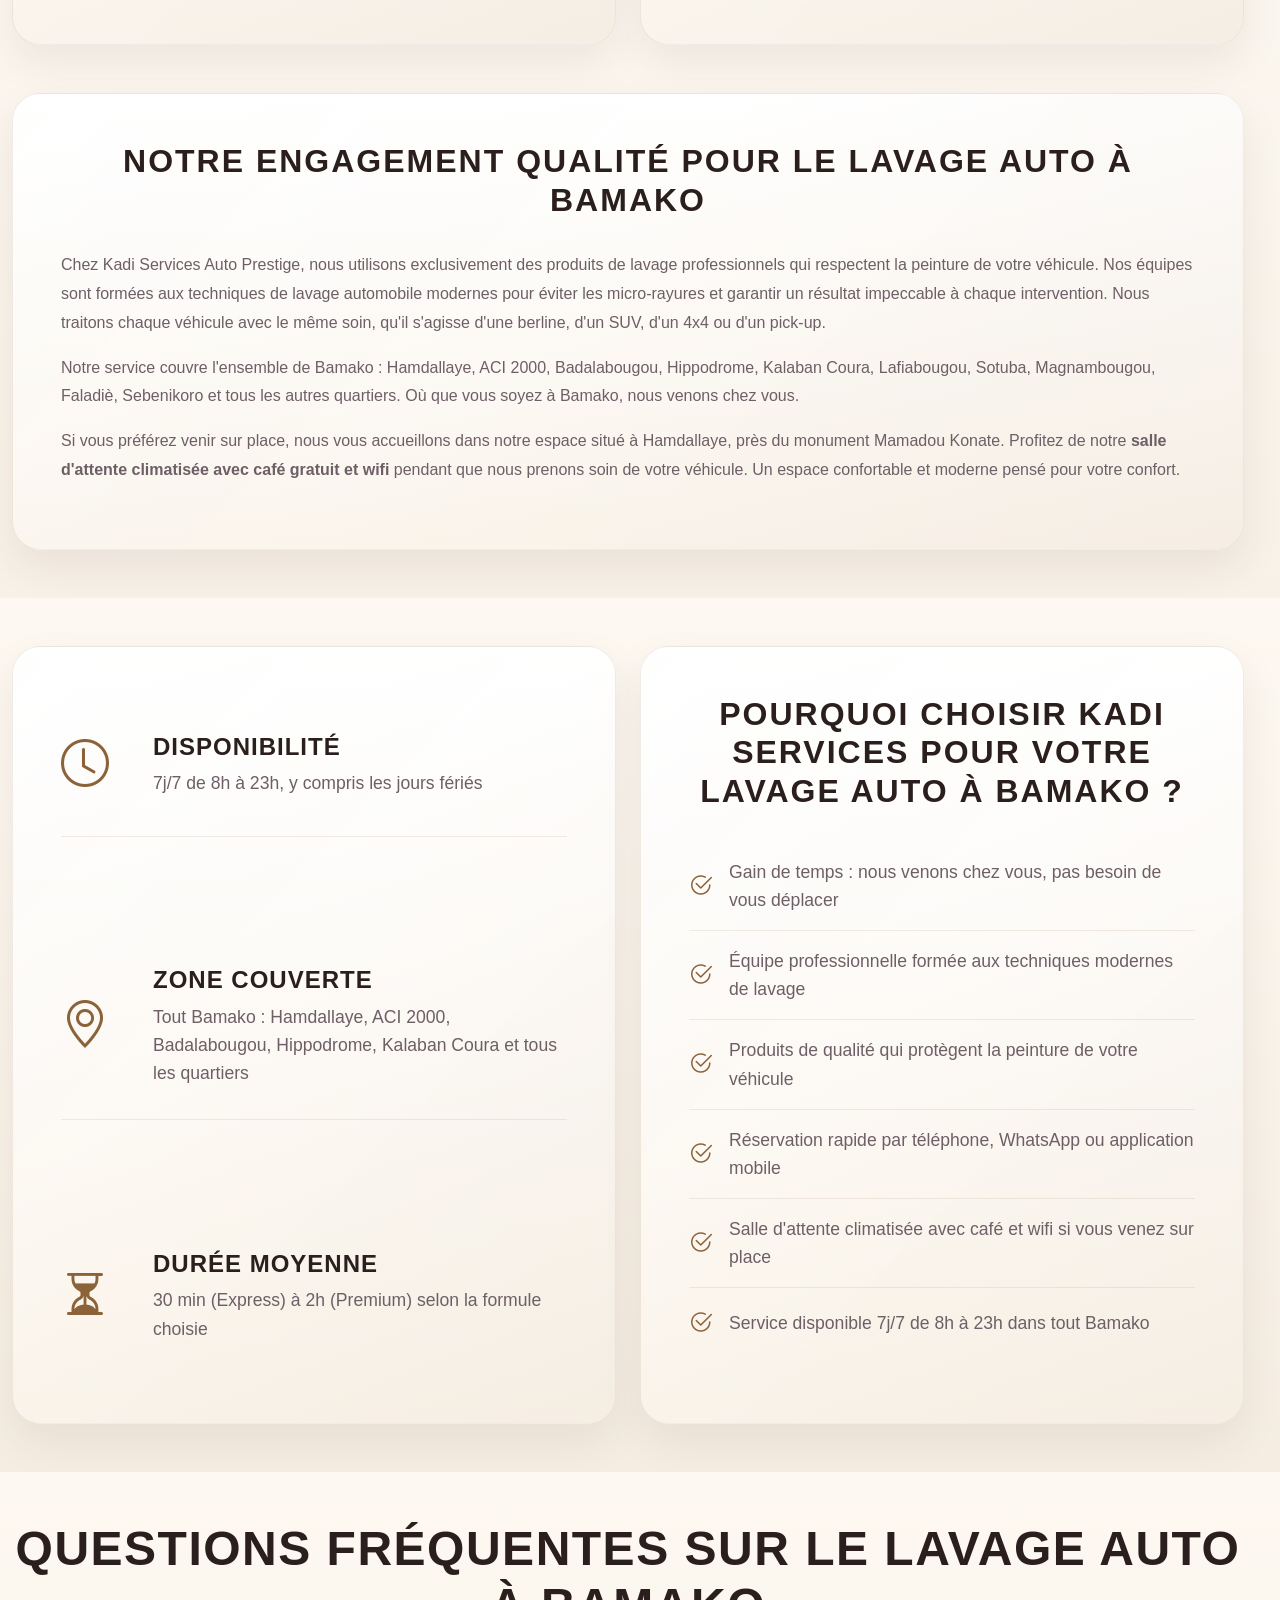
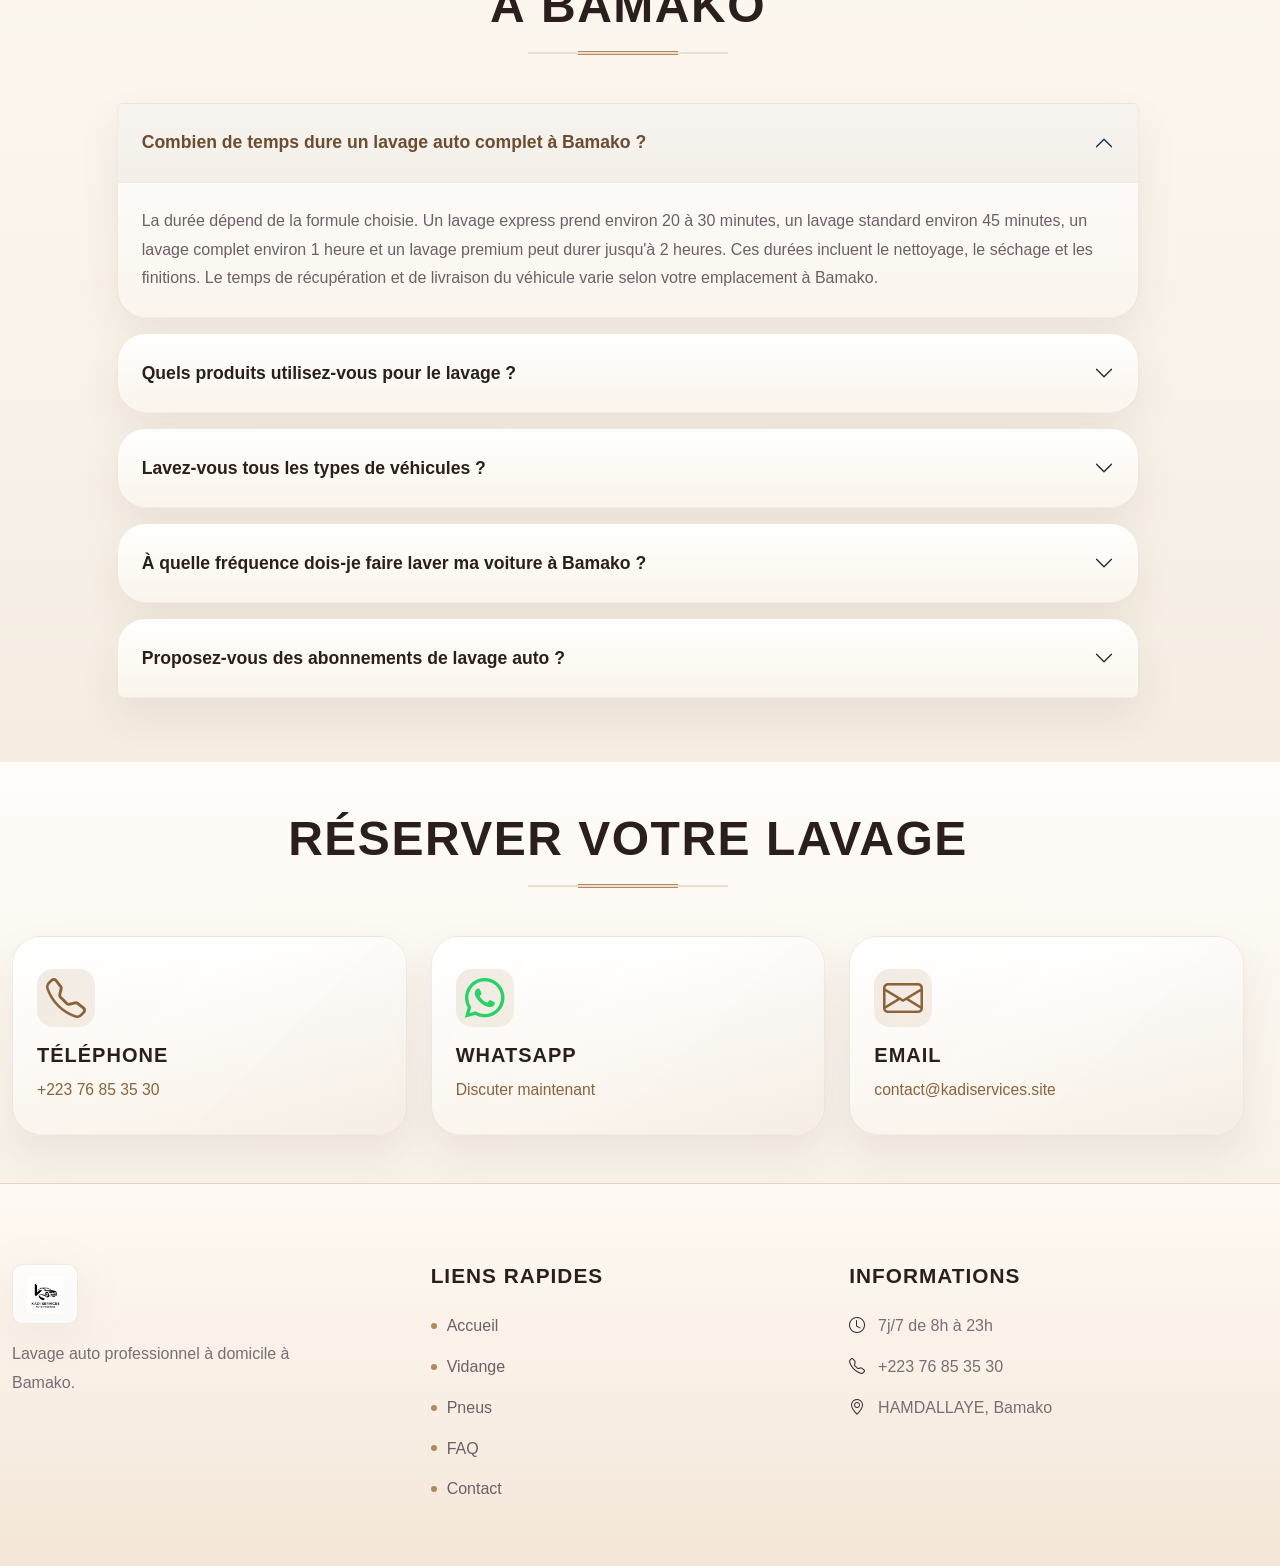
<file: lavage-auto-bamako.html>
<!DOCTYPE html>
<html lang="fr">
<head>
    <meta charset="UTF-8">
    <meta name="viewport" content="width=device-width, initial-scale=1.0">
    <meta name="google-site-verification" content="QvmwFhG7hxmT7mzNkKdDMTVAQOb6qt12spnTtQXSnRE" />
    <link rel="icon" type="image/png" href="images/logo-kadi.png">
    <link rel="shortcut icon" href="images/logo-kadi.png">
    <link rel="apple-touch-icon" href="images/logo-kadi.png">
    <link rel="manifest" href="site.webmanifest">
    <meta name="theme-color" content="#000000">
    <meta name="application-name" content="Kadi Services Auto Prestige">
    <meta name="apple-mobile-web-app-title" content="Kadi Services Auto Prestige">
    <title>Lavage Auto Bamako | Service de Lavage Auto à Domicile | Kadi Services Auto Prestige</title>
    <meta name="description" content="Lavage auto Bamako avec Kadi Services Auto Prestige : service lavage voiture Bamako, services lavage auto Bamako, service de lavage auto à domicile, lavage complet, nettoyage voiture et lavage professionnel 7j/7 à Bamako.">
    <meta name="keywords" content="lavage auto bamako, services lavage auto bamako, service lavage voiture bamako, service lavage auto bamako, lavage auto à domicile bamako, lavage complet bamako, nettoyage voiture bamako, lavage professionnel bamako, meilleur lavage auto bamako">
    <meta name="author" content="Kadi Services Auto Prestige">
    <meta name="robots" content="index, follow, max-snippet:-1, max-image-preview:large, max-video-preview:-1">
    <link rel="canonical" href="https://prestige.kadiservices.site/lavage-auto-bamako.html">
    <meta property="og:locale" content="fr_FR">
    <meta property="og:type" content="article">
    <meta property="og:title" content="Lavage Auto Bamako | Kadi Services Auto Prestige">
    <meta property="og:description" content="Réservez votre lavage auto à domicile à Bamako. Services lavage auto Bamako, service lavage voiture Bamako, lavage complet et réservation rapide.">
    <meta property="og:url" content="https://prestige.kadiservices.site/lavage-auto-bamako.html">
    <meta property="og:site_name" content="Kadi Services Auto Prestige">
    <meta property="og:image" content="https://prestige.kadiservices.site/images/logo-kadi.png">
    <meta property="og:image:width" content="512">
    <meta property="og:image:height" content="512">
    <meta property="og:image:alt" content="Logo Kadi Services Auto Prestige">
    <meta name="twitter:card" content="summary">
    <meta name="twitter:title" content="Lavage Auto Bamako | Kadi Services Auto Prestige">
    <meta name="twitter:description" content="Services lavage auto Bamako et service lavage voiture Bamako à domicile.">
    <meta name="twitter:image" content="https://prestige.kadiservices.site/images/logo-kadi.png">
    <link rel="preconnect" href="https://cdn.jsdelivr.net" crossorigin>
    <link rel="preconnect" href="https://res.cloudinary.com" crossorigin>
    <link href="https://cdn.jsdelivr.net/npm/bootstrap@5.3.2/dist/css/bootstrap.min.css" rel="stylesheet">
    <link rel="stylesheet" href="https://cdn.jsdelivr.net/npm/bootstrap-icons@1.11.1/font/bootstrap-icons.css" media="print" onload="this.media='all'">
    <noscript><link rel="stylesheet" href="https://cdn.jsdelivr.net/npm/bootstrap-icons@1.11.1/font/bootstrap-icons.css"></noscript>
    <link rel="stylesheet" href="css/style.css">
    <script>(function(w,d,s,l,i){w[l]=w[l]||[];w[l].push({'gtm.start':new Date().getTime(),event:'gtm.js'});var f=d.getElementsByTagName(s)[0],j=d.createElement(s),dl=l!='dataLayer'?'&l='+l:'';j.async=true;j.src='https://www.googletagmanager.com/gtm.js?id='+i+dl;f.parentNode.insertBefore(j,f);})(window,document,'script','dataLayer','GTM-TSNSFCXC');</script>
    <script type="application/ld+json">
    {
      "@context": "https://schema.org",
      "@type": "Service",
      "name": "Lavage Auto Bamako",
      "provider": {
        "@type": "LocalBusiness",
        "name": "Kadi Services Auto Prestige",
        "url": "https://prestige.kadiservices.site/",
        "telephone": "+22376853530",
        "image": "https://prestige.kadiservices.site/images/logo-kadi.png"
      },
      "areaServed": "Bamako",
      "serviceType": "Lavage automobile à domicile",
      "url": "https://prestige.kadiservices.site/lavage-auto-bamako.html",
      "description": "Service de lavage auto à domicile à Bamako, lavage complet, nettoyage voiture et lavage professionnel 7j/7."
    }
    </script>
</head>
<body>
    <noscript><iframe src="https://www.googletagmanager.com/ns.html?id=GTM-TSNSFCXC" height="0" width="0" style="display:none;visibility:hidden"></iframe></noscript>
    <nav class="navbar navbar-expand-lg navbar-light fixed-top">
        <div class="container">
            <a class="navbar-brand" href="index.html"><img src="images/logo-kadi.png" alt="Kadi Services" class="logo-nav" width="180" height="40" loading="eager"></a>
            <button class="navbar-toggler" type="button" data-bs-toggle="collapse" data-bs-target="#navbarNav" aria-controls="navbarNav" aria-expanded="false" aria-label="Ouvrir le menu de navigation"><span class="navbar-toggler-icon"></span></button>
            <div class="collapse navbar-collapse" id="navbarNav">
                <ul class="navbar-nav ms-auto">
                    <li class="nav-item"><a class="nav-link" href="index.html">Accueil</a></li>
                    <li class="nav-item"><a class="nav-link active" href="lavage-auto-bamako.html">Lavage Auto</a></li>
                    <li class="nav-item"><a class="nav-link" href="vidange-bamako.html">Vidange</a></li>
                    <li class="nav-item"><a class="nav-link" href="montage-pneu-bamako.html">Pneus</a></li>
                    <li class="nav-item"><a class="nav-link" href="faq.html">FAQ</a></li>
                    <li class="nav-item"><a class="nav-link" href="contact.html">Contact</a></li>
                </ul>
            </div>
        </div>
    </nav>

    <section class="hero-section hero-secondary">
        <div class="hero-video-container"><div class="hero-video-fallback"></div></div>
        <div class="hero-overlay"></div>
        <div class="container">
            <div class="row align-items-center min-vh-100">
                <div class="col-lg-7 hero-content">
                    <div class="hero-text animate-fade-in">
                        <h1 class="display-2 fw-bold mb-4">Lavage Auto Bamako</h1>
                        <h2 class="display-4 mb-4">Service de Lavage Auto à Domicile</h2>
                        <p class="lead slogan mb-4">Nous récupérons votre véhicule chez vous ou au bureau dans tout Bamako.</p>
                        <p class="mb-5 hero-description"><strong>Kadi Services Auto Prestige</strong> propose un <strong>service lavage voiture Bamako</strong> et des <strong>services lavage auto Bamako</strong> conçus pour les particuliers et professionnels qui veulent un véhicule propre sans perdre de temps. Nous assurons le lavage standard, le lavage complet, le nettoyage intérieur et le lavage premium avec une prise en charge rapide 7j/7.</p>
                        <div class="hero-buttons">
                            <a href="contact.html" class="btn btn-primary btn-lg me-3 animate-scale">Réserver un lavage</a>
                            <a href="https://wa.me/22376853530" target="_blank" rel="noopener noreferrer" class="btn btn-outline-light btn-lg animate-scale">WhatsApp</a>
                        </div>
                    </div>
                </div>
                <div class="col-lg-5">
                    <div class="hero-image animate-slide-in">
                        <img src="images/app-mockup.webp" srcset="images/app-mockup-mobile.webp 240w, images/app-mockup.webp 358w" sizes="(max-width: 576px) 210px, (max-width: 992px) 240px, 340px" alt="Application Kadi Services pour réserver un lavage auto Bamako" class="app-mockup" width="358" height="696" loading="lazy" decoding="async">
                    </div>
                </div>
            </div>
        </div>
    </section>

    <section class="services-section py-5">
        <div class="container">
            <div class="row mb-5">
                <div class="col-12 text-center">
                    <h2 class="section-title">Nos formules de lavage auto à Bamako</h2>
                    <div class="title-line"></div>
                    <p class="lead mt-4">Des prestations professionnelles adaptées à tous les besoins.</p>
                </div>
            </div>
            <div class="row g-4">
                <div class="col-md-6 col-lg-4"><div class="service-card h-100"><div class="service-icon"><i class="bi bi-droplet-fill"></i></div><h4>Lavage Standard</h4><p>Nettoyage extérieur efficace pour retrouver une voiture propre rapidement.</p></div></div>
                <div class="col-md-6 col-lg-4"><div class="service-card h-100"><div class="service-icon"><i class="bi bi-stars"></i></div><h4>Lavage Complet</h4><p>Nettoyage intérieur et extérieur complet, adapté aux véhicules particuliers et de service.</p></div></div>
                <div class="col-md-6 col-lg-4"><div class="service-card h-100"><div class="service-icon"><i class="bi bi-gem"></i></div><h4>Lavage Premium</h4><p>Finition soignée, nettoyage approfondi et meilleure présentation de votre véhicule.</p></div></div>
            </div>
        </div>
    </section>

    <section class="features-section py-5">
        <div class="container">
            <div class="row mb-5">
                <div class="col-12 text-center">
                    <h2 class="section-title">Comment fonctionne notre service de lavage auto à Bamako ?</h2>
                    <div class="title-line"></div>
                    <p class="lead mt-4">Un processus simple en 4 étapes pour un véhicule propre sans effort</p>
                </div>
            </div>
            <div class="row g-4">
                <div class="col-md-6 col-lg-3">
                    <div class="feature-item text-center">
                        <i class="bi bi-telephone feature-icon"></i>
                        <h3>1. Réservation</h3>
                        <p>Appelez-nous au +223 76 85 35 30, envoyez un message WhatsApp ou réservez via notre application mobile. Indiquez votre adresse à Bamako et le créneau souhaité.</p>
                    </div>
                </div>
                <div class="col-md-6 col-lg-3">
                    <div class="feature-item text-center">
                        <i class="bi bi-car-front feature-icon"></i>
                        <h3>2. Récupération</h3>
                        <p>Notre chauffeur professionnel se déplace à votre domicile ou bureau dans tout Bamako pour récupérer votre véhicule à l'heure convenue.</p>
                    </div>
                </div>
                <div class="col-md-6 col-lg-3">
                    <div class="feature-item text-center">
                        <i class="bi bi-droplet-fill feature-icon"></i>
                        <h3>3. Lavage</h3>
                        <p>Votre véhicule est lavé dans nos installations avec des produits professionnels adaptés. Nettoyage extérieur, intérieur, tableau de bord, sièges et vitres.</p>
                    </div>
                </div>
                <div class="col-md-6 col-lg-3">
                    <div class="feature-item text-center">
                        <i class="bi bi-check-circle feature-icon"></i>
                        <h3>4. Livraison</h3>
                        <p>Votre voiture propre et brillante est ramenée directement chez vous. Vous n'avez rien à faire, nous nous occupons de tout.</p>
                    </div>
                </div>
            </div>
        </div>
    </section>

    <section class="services-section py-5">
        <div class="container">
            <div class="row mb-5">
                <div class="col-12 text-center">
                    <h2 class="section-title">Guide complet du lavage auto à Bamako</h2>
                    <div class="title-line"></div>
                </div>
            </div>
            <div class="row g-4">
                <div class="col-lg-6">
                    <div class="info-card h-100">
                        <h3>Pourquoi faire laver sa voiture régulièrement à Bamako ?</h3>
                        <p style="color: var(--text-gray); line-height: 1.8;">À Bamako, les conditions climatiques sont particulièrement exigeantes pour les véhicules. La poussière rouge omniprésente, surtout pendant la saison sèche de novembre à mai, s'infiltre partout : carrosserie, joints, habitacle et même dans le moteur. Pendant la saison des pluies de juin à octobre, la boue et les éclaboussures d'eau stagnante peuvent causer de la corrosion si elles ne sont pas nettoyées rapidement.</p>
                        <p style="color: var(--text-gray); line-height: 1.8;">Un lavage régulier de votre véhicule à Bamako n'est pas seulement une question d'esthétique. C'est un geste d'entretien essentiel qui protège la peinture, prévient la rouille et maintient la valeur de revente de votre voiture. Nous recommandons un lavage complet au moins une fois par semaine pour les véhicules circulant quotidiennement à Bamako.</p>
                    </div>
                </div>
                <div class="col-lg-6">
                    <div class="info-card h-100">
                        <h3>Ce qui est inclus dans chaque formule</h3>
                        <ul class="info-list">
                            <li><i class="bi bi-check2-circle"></i> <strong>Lavage Standard :</strong> Nettoyage extérieur complet de la carrosserie, rinçage haute pression, séchage soigné et nettoyage des jantes et pneus</li>
                            <li><i class="bi bi-check2-circle"></i> <strong>Lavage Complet :</strong> Tout le Standard + aspiration intérieure complète, nettoyage du tableau de bord, des vitres intérieures et des tapis</li>
                            <li><i class="bi bi-check2-circle"></i> <strong>Lavage Premium :</strong> Tout le Complet + traitement des cuirs, polish carrosserie, nettoyage du coffre, parfum d'intérieur et finition brillante</li>
                            <li><i class="bi bi-check2-circle"></i> <strong>Lavage Express :</strong> Nettoyage rapide extérieur en 20 minutes pour les journées chargées, idéal entre deux rendez-vous</li>
                        </ul>
                    </div>
                </div>
            </div>
            <div class="row g-4 mt-4">
                <div class="col-lg-12">
                    <div class="info-card">
                        <h3>Notre engagement qualité pour le lavage auto à Bamako</h3>
                        <p style="color: var(--text-gray); line-height: 1.8;">Chez Kadi Services Auto Prestige, nous utilisons exclusivement des produits de lavage professionnels qui respectent la peinture de votre véhicule. Nos équipes sont formées aux techniques de lavage automobile modernes pour éviter les micro-rayures et garantir un résultat impeccable à chaque intervention. Nous traitons chaque véhicule avec le même soin, qu'il s'agisse d'une berline, d'un SUV, d'un 4x4 ou d'un pick-up.</p>
                        <p style="color: var(--text-gray); line-height: 1.8;">Notre service couvre l'ensemble de Bamako : Hamdallaye, ACI 2000, Badalabougou, Hippodrome, Kalaban Coura, Lafiabougou, Sotuba, Magnambougou, Faladiè, Sebenikoro et tous les autres quartiers. Où que vous soyez à Bamako, nous venons chez vous.</p>
                        <p style="color: var(--text-gray); line-height: 1.8;">Si vous préférez venir sur place, nous vous accueillons dans notre espace situé à Hamdallaye, près du monument Mamadou Konate. Profitez de notre <strong>salle d'attente climatisée avec café gratuit et wifi</strong> pendant que nous prenons soin de votre véhicule. Un espace confortable et moderne pensé pour votre confort.</p>
                    </div>
                </div>
            </div>
        </div>
    </section>

    <section class="schedule-section py-5">
        <div class="container">
            <div class="row g-4 align-items-stretch">
                <div class="col-lg-6"><div class="schedule-card h-100"><div class="schedule-item"><i class="bi bi-clock"></i><div><h5>Disponibilité</h5><p>7j/7 de 8h à 23h, y compris les jours fériés</p></div></div><div class="schedule-item"><i class="bi bi-geo-alt"></i><div><h5>Zone couverte</h5><p>Tout Bamako : Hamdallaye, ACI 2000, Badalabougou, Hippodrome, Kalaban Coura et tous les quartiers</p></div></div><div class="schedule-item"><i class="bi bi-hourglass-split"></i><div><h5>Durée moyenne</h5><p>30 min (Express) à 2h (Premium) selon la formule choisie</p></div></div></div></div>
                <div class="col-lg-6"><div class="info-card h-100"><h3>Pourquoi choisir Kadi Services pour votre lavage auto à Bamako ?</h3><ul class="info-list"><li><i class="bi bi-check2-circle"></i> Gain de temps : nous venons chez vous, pas besoin de vous déplacer</li><li><i class="bi bi-check2-circle"></i> Équipe professionnelle formée aux techniques modernes de lavage</li><li><i class="bi bi-check2-circle"></i> Produits de qualité qui protègent la peinture de votre véhicule</li><li><i class="bi bi-check2-circle"></i> Réservation rapide par téléphone, WhatsApp ou application mobile</li><li><i class="bi bi-check2-circle"></i> Salle d'attente climatisée avec café et wifi si vous venez sur place</li><li><i class="bi bi-check2-circle"></i> Service disponible 7j/7 de 8h à 23h dans tout Bamako</li></ul></div></div>
            </div>
        </div>
    </section>

    <section class="faq-section py-5">
        <div class="container">
            <div class="row mb-5">
                <div class="col-12 text-center">
                    <h2 class="section-title">Questions fréquentes sur le lavage auto à Bamako</h2>
                    <div class="title-line"></div>
                </div>
            </div>
            <div class="row justify-content-center">
                <div class="col-lg-10">
                    <div class="accordion" id="faqLavage">
                        <div class="accordion-item faq-item">
                            <h3 class="accordion-header"><button class="accordion-button" type="button" data-bs-toggle="collapse" data-bs-target="#faqL1">Combien de temps dure un lavage auto complet à Bamako ?</button></h3>
                            <div id="faqL1" class="accordion-collapse collapse show" data-bs-parent="#faqLavage"><div class="accordion-body">La durée dépend de la formule choisie. Un lavage express prend environ 20 à 30 minutes, un lavage standard environ 45 minutes, un lavage complet environ 1 heure et un lavage premium peut durer jusqu'à 2 heures. Ces durées incluent le nettoyage, le séchage et les finitions. Le temps de récupération et de livraison du véhicule varie selon votre emplacement à Bamako.</div></div>
                        </div>
                        <div class="accordion-item faq-item">
                            <h3 class="accordion-header"><button class="accordion-button collapsed" type="button" data-bs-toggle="collapse" data-bs-target="#faqL2">Quels produits utilisez-vous pour le lavage ?</button></h3>
                            <div id="faqL2" class="accordion-collapse collapse" data-bs-parent="#faqLavage"><div class="accordion-body">Nous utilisons exclusivement des produits de lavage automobile professionnels importés, conçus pour protéger la peinture et les surfaces de votre véhicule. Nos shampoings auto sont à pH neutre pour ne pas agresser le vernis. Pour le lavage premium, nous utilisons des cires de protection et des produits de polish de qualité supérieure qui donnent un brillant longue durée.</div></div>
                        </div>
                        <div class="accordion-item faq-item">
                            <h3 class="accordion-header"><button class="accordion-button collapsed" type="button" data-bs-toggle="collapse" data-bs-target="#faqL3">Lavez-vous tous les types de véhicules ?</button></h3>
                            <div id="faqL3" class="accordion-collapse collapse" data-bs-parent="#faqLavage"><div class="accordion-body">Oui, nous lavons tous les types de véhicules : berlines, SUV, 4x4, pick-up, minibus et véhicules utilitaires. Chaque type de véhicule est traité avec les produits et techniques adaptés à sa taille et à ses matériaux. Que vous ayez une Toyota, une Mercedes, un Land Cruiser ou tout autre véhicule, notre équipe sait comment en prendre soin.</div></div>
                        </div>
                        <div class="accordion-item faq-item">
                            <h3 class="accordion-header"><button class="accordion-button collapsed" type="button" data-bs-toggle="collapse" data-bs-target="#faqL4">À quelle fréquence dois-je faire laver ma voiture à Bamako ?</button></h3>
                            <div id="faqL4" class="accordion-collapse collapse" data-bs-parent="#faqLavage"><div class="accordion-body">À Bamako, nous recommandons un lavage au moins une fois par semaine en raison de la poussière et des conditions climatiques. Pendant la saison sèche, la poussière s'accumule très rapidement et peut endommager la peinture si elle n'est pas retirée régulièrement. Pendant la saison des pluies, la boue et l'eau sale nécessitent aussi un nettoyage fréquent pour prévenir la corrosion.</div></div>
                        </div>
                        <div class="accordion-item faq-item">
                            <h3 class="accordion-header"><button class="accordion-button collapsed" type="button" data-bs-toggle="collapse" data-bs-target="#faqL5">Proposez-vous des abonnements de lavage auto ?</button></h3>
                            <div id="faqL5" class="accordion-collapse collapse" data-bs-parent="#faqLavage"><div class="accordion-body">Oui, nous proposons des formules d'abonnement mensuel qui vous permettent de bénéficier de lavages réguliers à tarif réduit. C'est la solution idéale pour garder votre véhicule toujours propre sans y penser. Contactez-nous au +223 76 85 35 30 ou sur WhatsApp pour connaître nos offres d'abonnement en cours.</div></div>
                        </div>
                    </div>
                </div>
            </div>
        </div>
    </section>

    <section class="contact-section py-5">
        <div class="container">
            <div class="row mb-5"><div class="col-12 text-center"><h2 class="section-title">Réserver votre lavage</h2><div class="title-line"></div></div></div>
            <div class="row g-4">
                <div class="col-md-4"><div class="contact-card text-center h-100"><i class="bi bi-telephone contact-icon"></i><h5>Téléphone</h5><p><a href="tel:+22376853530">+223 76 85 35 30</a></p></div></div>
                <div class="col-md-4"><div class="contact-card text-center h-100"><i class="bi bi-whatsapp contact-icon"></i><h5>WhatsApp</h5><p><a href="https://wa.me/22376853530" target="_blank" rel="noopener noreferrer">Discuter maintenant</a></p></div></div>
                <div class="col-md-4"><div class="contact-card text-center h-100"><i class="bi bi-envelope contact-icon"></i><h5>Email</h5><p><a href="mailto:contact@kadiservices.site">contact@kadiservices.site</a></p></div></div>
            </div>
        </div>
    </section>

    <footer class="footer py-5">
        <div class="container">
            <div class="row g-4">
                <div class="col-lg-4"><img src="images/logo-kadi.png" alt="Kadi Services" class="logo-footer mb-3" width="250" height="60" loading="lazy"><p class="footer-text">Lavage auto professionnel à domicile à Bamako.</p></div>
                <div class="col-lg-4"><h5 class="footer-title">Liens Rapides</h5><ul class="footer-links"><li><a href="index.html">Accueil</a></li><li><a href="vidange-bamako.html">Vidange</a></li><li><a href="montage-pneu-bamako.html">Pneus</a></li><li><a href="faq.html">FAQ</a></li><li><a href="contact.html">Contact</a></li></ul></div>
                <div class="col-lg-4"><h5 class="footer-title">Informations</h5><ul class="footer-info"><li><i class="bi bi-clock"></i> 7j/7 de 8h à 23h</li><li><i class="bi bi-telephone"></i> +223 76 85 35 30</li><li><i class="bi bi-geo-alt"></i> HAMDALLAYE, Bamako</li></ul></div>
            </div>
        </div>
    </footer>

    <script src="https://cdn.jsdelivr.net/npm/bootstrap@5.3.2/dist/js/bootstrap.bundle.min.js" defer></script>
    <script src="js/main.js" defer></script>
</body>
</html>
</file>
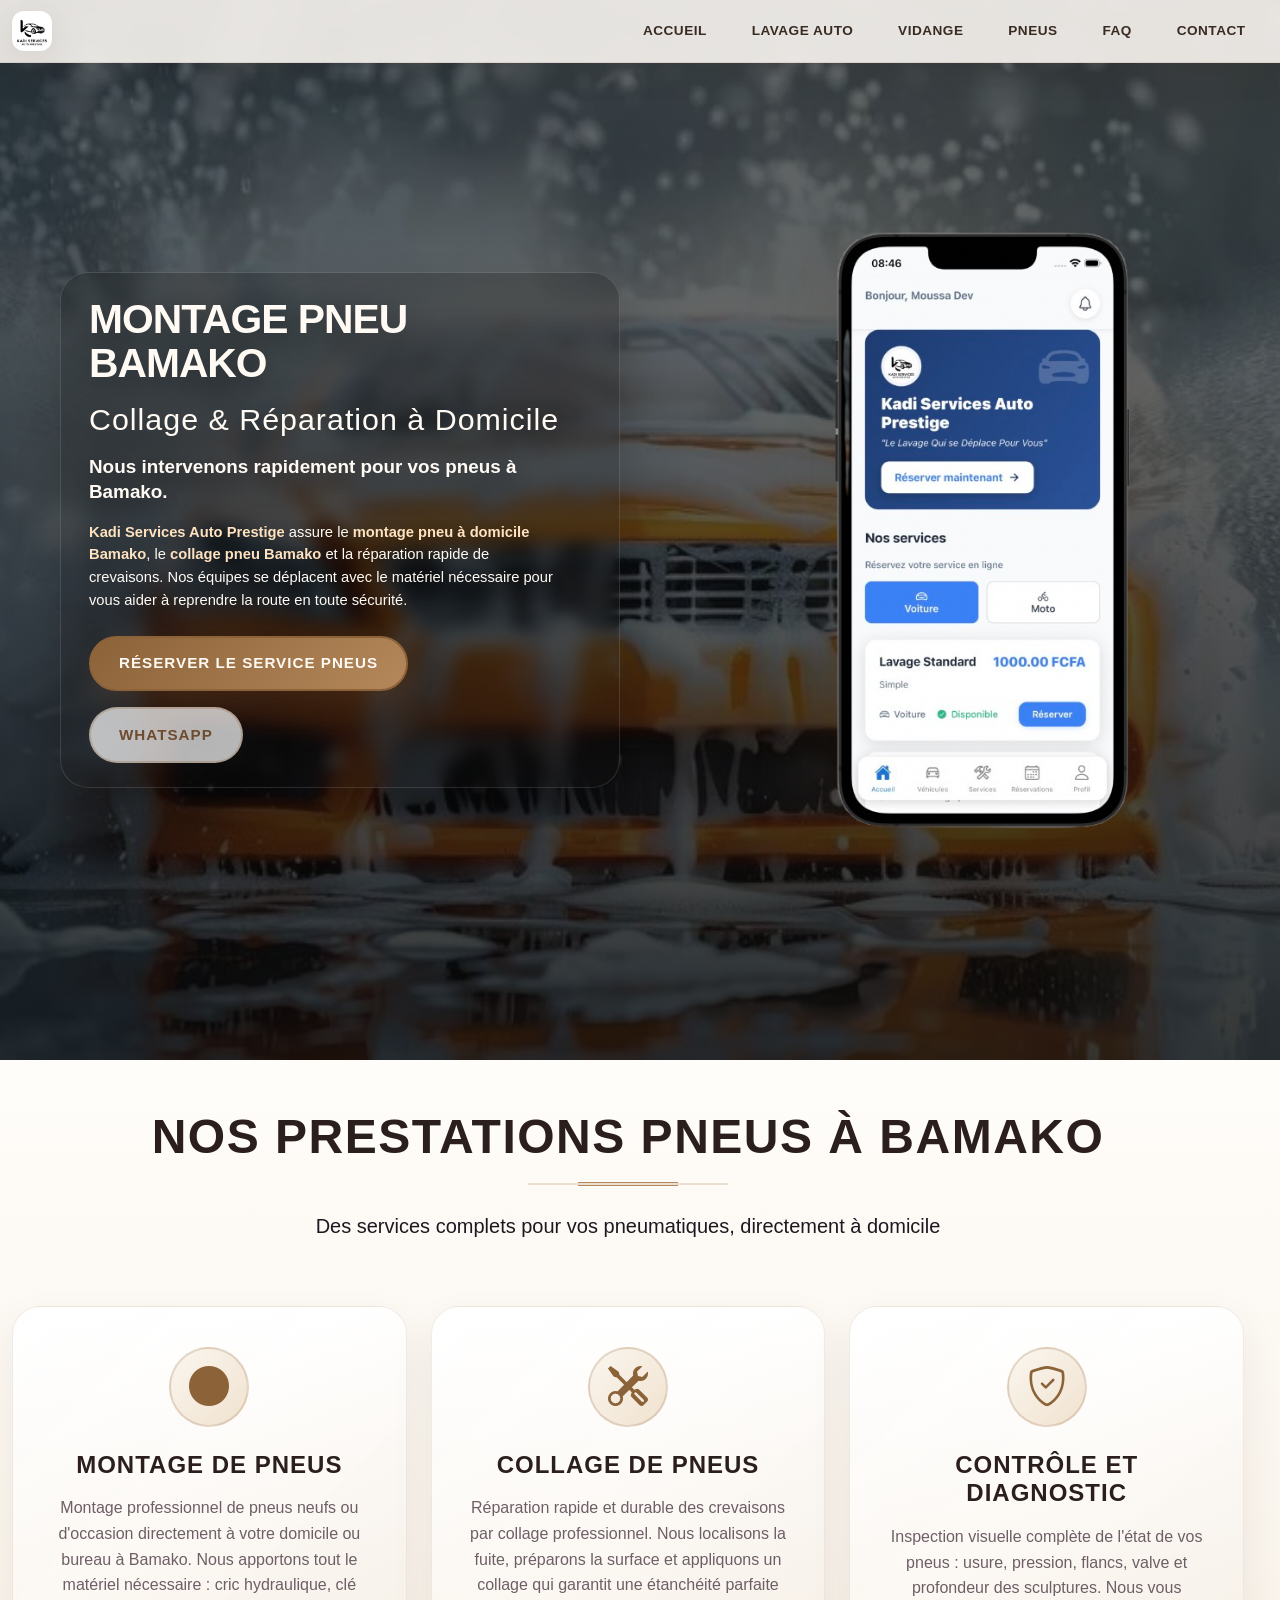
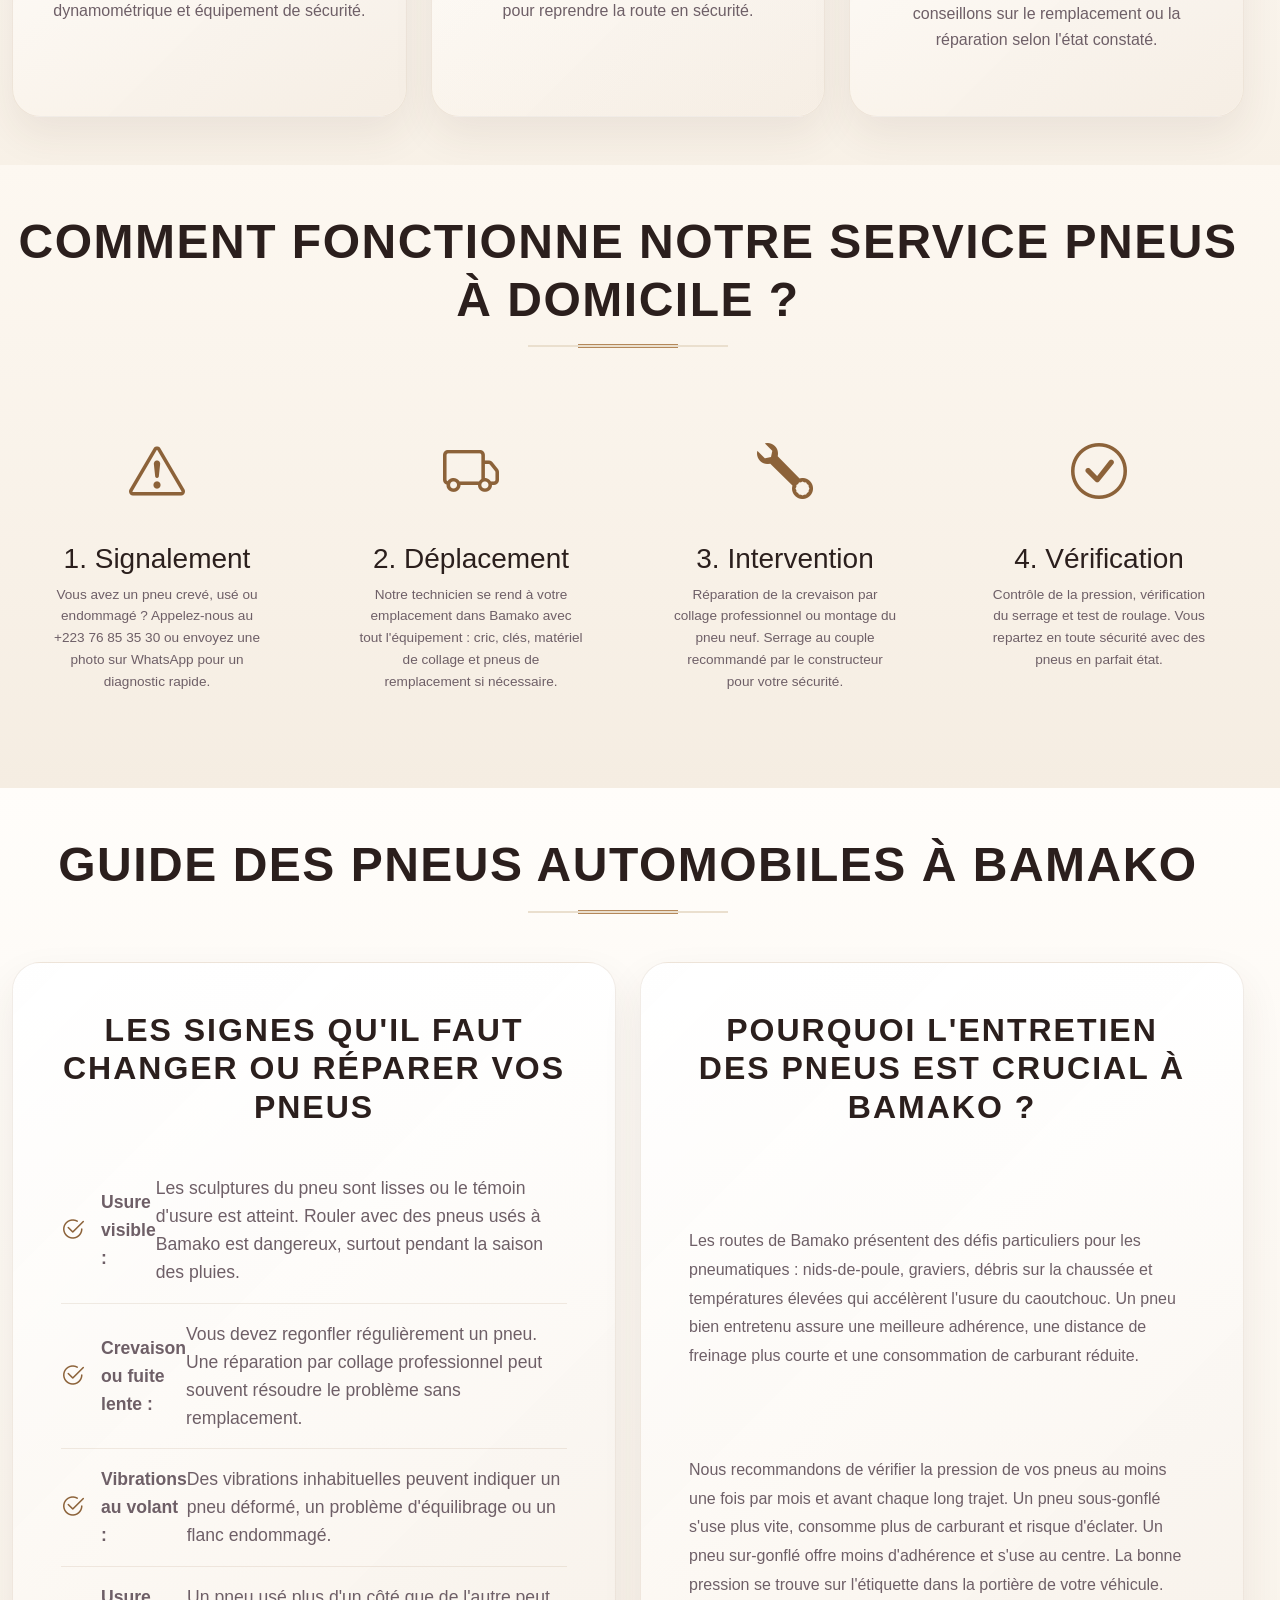
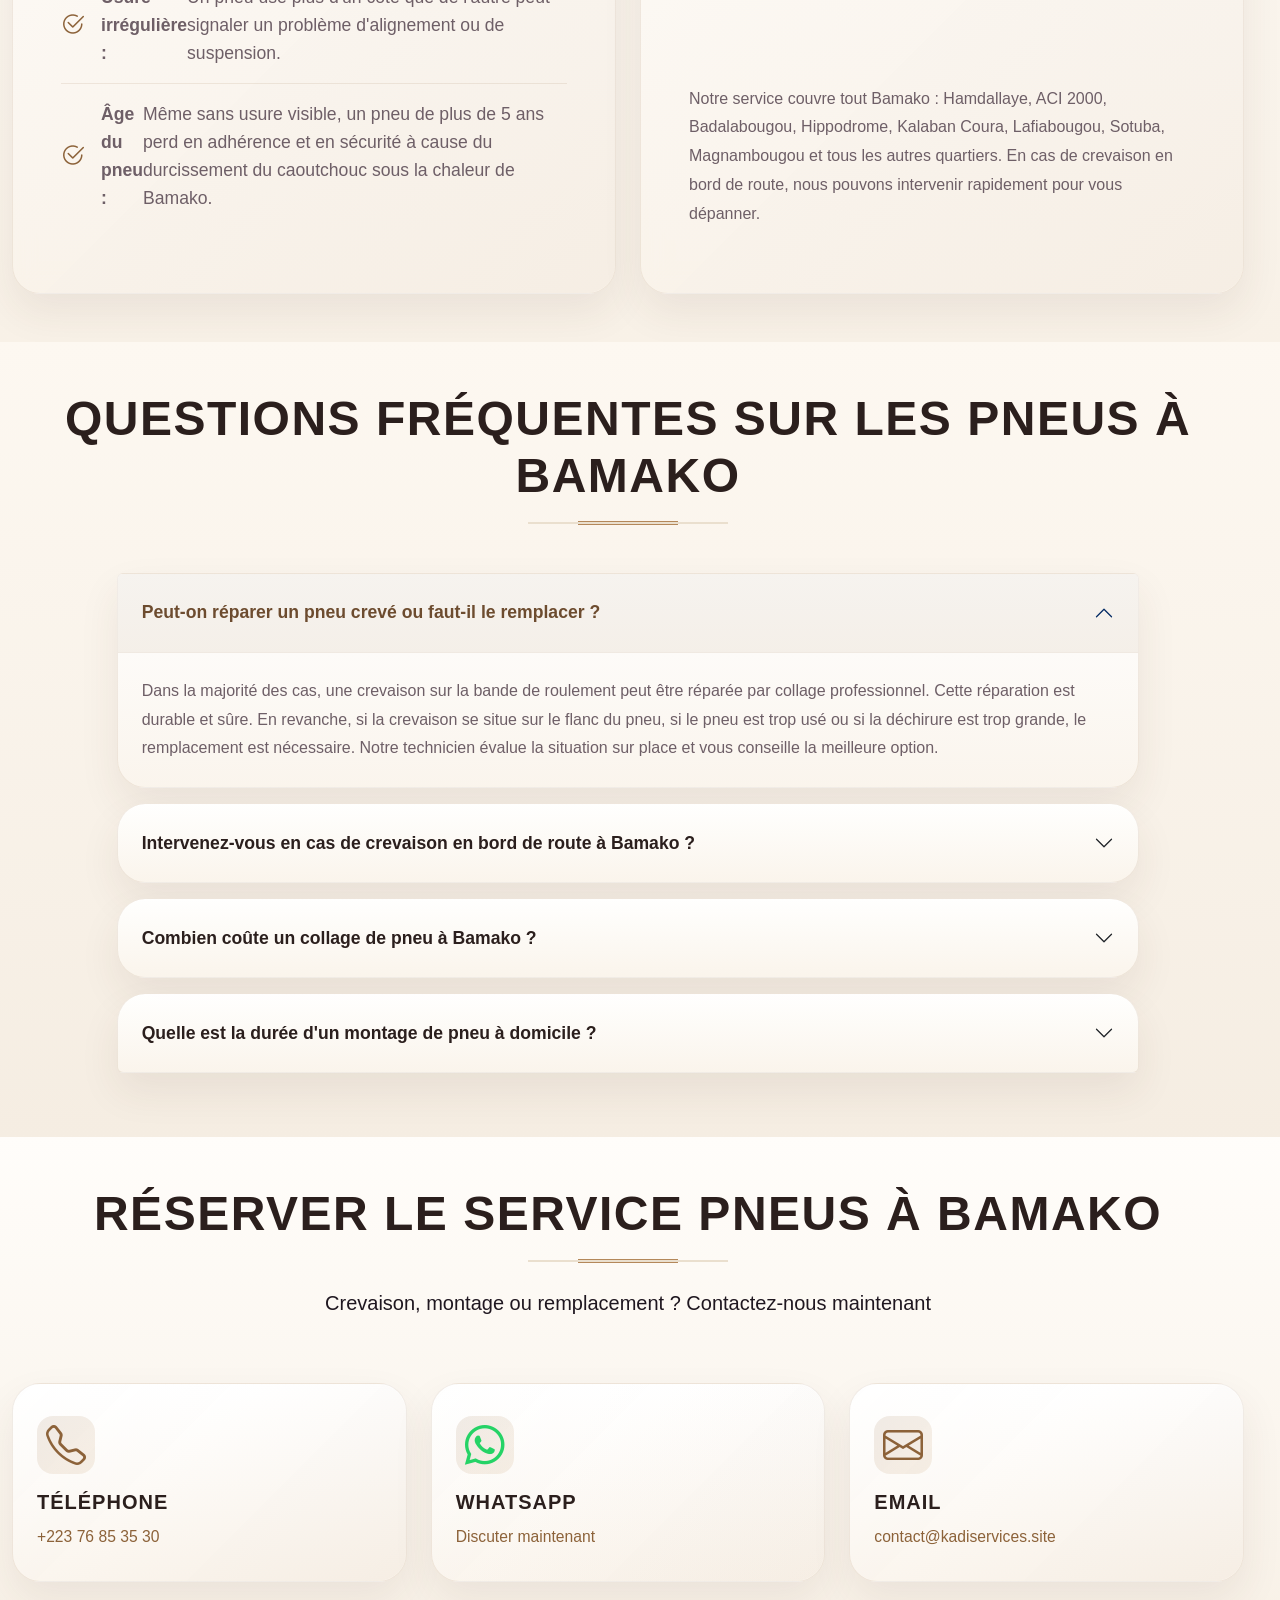
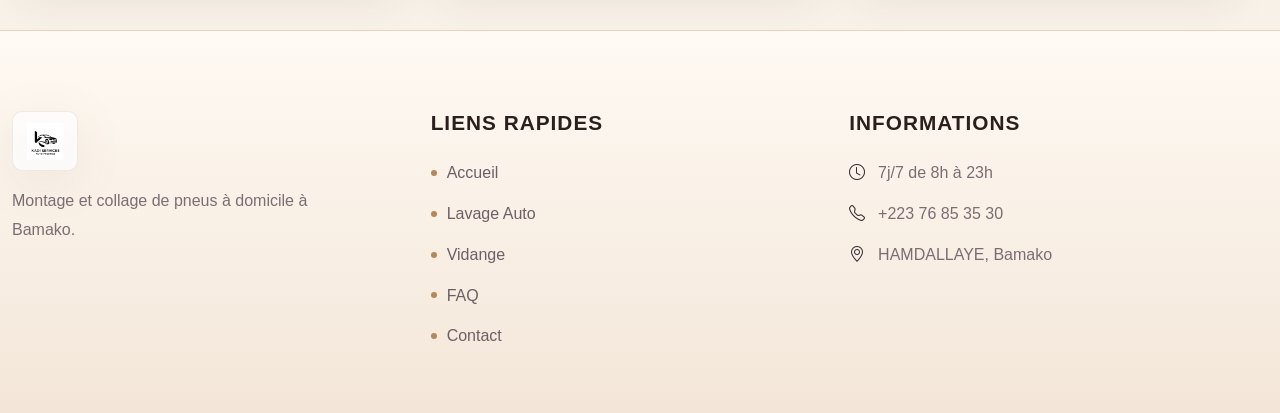
<file: montage-pneu-bamako.html>
<!DOCTYPE html>
<html lang="fr">
<head>
    <meta charset="UTF-8">
    <meta name="viewport" content="width=device-width, initial-scale=1.0">
    <meta name="google-site-verification" content="QvmwFhG7hxmT7mzNkKdDMTVAQOb6qt12spnTtQXSnRE" />
    <link rel="icon" type="image/png" href="images/logo-kadi.png">
    <link rel="shortcut icon" href="images/logo-kadi.png">
    <link rel="apple-touch-icon" href="images/logo-kadi.png">
    <link rel="manifest" href="site.webmanifest">
    <meta name="theme-color" content="#000000">
    <title>Montage Pneu Bamako | Collage Pneu à Domicile | Kadi Services Auto Prestige</title>
    <meta name="description" content="Montage pneu Bamako, collage pneu à domicile, réparation de pneus et assistance rapide avec Kadi Services Auto Prestige.">
    <meta name="keywords" content="montage pneu bamako, montage pneu à domicile bamako, collage pneu bamako, collage pneu à domicile bamako, réparation pneu bamako">
    <meta name="author" content="Kadi Services Auto Prestige">
    <meta name="robots" content="index, follow, max-snippet:-1, max-image-preview:large, max-video-preview:-1">
    <link rel="canonical" href="https://prestige.kadiservices.site/montage-pneu-bamako.html">
    <meta property="og:locale" content="fr_FR">
    <meta property="og:type" content="article">
    <meta property="og:title" content="Montage Pneu Bamako | Kadi Services Auto Prestige">
    <meta property="og:description" content="Montage, collage et réparation de pneus à domicile à Bamako.">
    <meta property="og:url" content="https://prestige.kadiservices.site/montage-pneu-bamako.html">
    <meta property="og:site_name" content="Kadi Services Auto Prestige">
    <meta property="og:image" content="https://prestige.kadiservices.site/images/logo-kadi.png">
    <meta name="twitter:card" content="summary">
    <meta name="twitter:title" content="Montage Pneu Bamako">
    <meta name="twitter:description" content="Service pneus à domicile à Bamako.">
    <meta name="twitter:image" content="https://prestige.kadiservices.site/images/logo-kadi.png">
    <link rel="preconnect" href="https://cdn.jsdelivr.net" crossorigin>
    <link href="https://cdn.jsdelivr.net/npm/bootstrap@5.3.2/dist/css/bootstrap.min.css" rel="stylesheet">
    <link rel="stylesheet" href="https://cdn.jsdelivr.net/npm/bootstrap-icons@1.11.1/font/bootstrap-icons.css" media="print" onload="this.media='all'">
    <noscript><link rel="stylesheet" href="https://cdn.jsdelivr.net/npm/bootstrap-icons@1.11.1/font/bootstrap-icons.css"></noscript>
    <link rel="stylesheet" href="css/style.css">
    <script>(function(w,d,s,l,i){w[l]=w[l]||[];w[l].push({'gtm.start':new Date().getTime(),event:'gtm.js'});var f=d.getElementsByTagName(s)[0],j=d.createElement(s),dl=l!='dataLayer'?'&l='+l:'';j.async=true;j.src='https://www.googletagmanager.com/gtm.js?id='+i+dl;f.parentNode.insertBefore(j,f);})(window,document,'script','dataLayer','GTM-TSNSFCXC');</script>
    <script type="application/ld+json">{"@context":"https://schema.org","@type":"Service","name":"Montage et Collage de Pneus Bamako","provider":{"@type":"LocalBusiness","name":"Kadi Services Auto Prestige","url":"https://prestige.kadiservices.site/","telephone":"+22376853530","image":"https://prestige.kadiservices.site/images/logo-kadi.png"},"areaServed":"Bamako","serviceType":"Montage et réparation de pneus à domicile","url":"https://prestige.kadiservices.site/montage-pneu-bamako.html","description":"Service de montage de pneus, collage et réparation à domicile à Bamako."}</script>
</head>
<body>
    <noscript><iframe src="https://www.googletagmanager.com/ns.html?id=GTM-TSNSFCXC" height="0" width="0" style="display:none;visibility:hidden"></iframe></noscript>
    <nav class="navbar navbar-expand-lg navbar-light fixed-top"><div class="container"><a class="navbar-brand" href="index.html"><img src="images/logo-kadi.png" alt="Kadi Services" class="logo-nav" width="180" height="40" loading="eager"></a><button class="navbar-toggler" type="button" data-bs-toggle="collapse" data-bs-target="#navbarNav" aria-controls="navbarNav" aria-expanded="false" aria-label="Ouvrir le menu de navigation"><span class="navbar-toggler-icon"></span></button><div class="collapse navbar-collapse" id="navbarNav"><ul class="navbar-nav ms-auto"><li class="nav-item"><a class="nav-link" href="index.html">Accueil</a></li><li class="nav-item"><a class="nav-link" href="lavage-auto-bamako.html">Lavage Auto</a></li><li class="nav-item"><a class="nav-link" href="vidange-bamako.html">Vidange</a></li><li class="nav-item"><a class="nav-link active" href="montage-pneu-bamako.html">Pneus</a></li><li class="nav-item"><a class="nav-link" href="faq.html">FAQ</a></li><li class="nav-item"><a class="nav-link" href="contact.html">Contact</a></li></ul></div></div></nav>
    <section class="hero-section hero-secondary"><div class="hero-video-container"><div class="hero-video-fallback"></div></div><div class="hero-overlay"></div><div class="container"><div class="row align-items-center min-vh-100"><div class="col-lg-7 hero-content"><div class="hero-text animate-fade-in"><h1 class="display-2 fw-bold mb-4">Montage Pneu Bamako</h1><h2 class="display-4 mb-4">Collage & Réparation à Domicile</h2><p class="lead slogan mb-4">Nous intervenons rapidement pour vos pneus à Bamako.</p><p class="mb-5 hero-description"><strong>Kadi Services Auto Prestige</strong> assure le <strong>montage pneu à domicile Bamako</strong>, le <strong>collage pneu Bamako</strong> et la réparation rapide de crevaisons. Nos équipes se déplacent avec le matériel nécessaire pour vous aider à reprendre la route en toute sécurité.</p><div class="hero-buttons"><a href="contact.html" class="btn btn-primary btn-lg me-3 animate-scale">Réserver le service pneus</a><a href="https://wa.me/22376853530" target="_blank" rel="noopener noreferrer" class="btn btn-outline-light btn-lg animate-scale">WhatsApp</a></div></div></div><div class="col-lg-5"><div class="hero-image animate-slide-in"><img src="images/app-mockup.webp" srcset="images/app-mockup-mobile.webp 240w, images/app-mockup.webp 358w" sizes="(max-width: 576px) 210px, (max-width: 992px) 240px, 340px" alt="Service de pneus à domicile à Bamako" class="app-mockup" width="358" height="696" loading="lazy" decoding="async"></div></div></div></div></section>
    <section class="services-section py-5">
        <div class="container">
            <div class="row mb-5"><div class="col-12 text-center"><h2 class="section-title">Nos prestations pneus à Bamako</h2><div class="title-line"></div><p class="lead mt-4">Des services complets pour vos pneumatiques, directement à domicile</p></div></div>
            <div class="row g-4">
                <div class="col-md-4"><div class="service-card h-100"><div class="service-icon"><i class="bi bi-circle-fill"></i></div><h4>Montage de pneus</h4><p>Montage professionnel de pneus neufs ou d'occasion directement à votre domicile ou bureau à Bamako. Nous apportons tout le matériel nécessaire : cric hydraulique, clé dynamométrique et équipement de sécurité.</p></div></div>
                <div class="col-md-4"><div class="service-card h-100"><div class="service-icon"><i class="bi bi-tools"></i></div><h4>Collage de pneus</h4><p>Réparation rapide et durable des crevaisons par collage professionnel. Nous localisons la fuite, préparons la surface et appliquons un collage qui garantit une étanchéité parfaite pour reprendre la route en sécurité.</p></div></div>
                <div class="col-md-4"><div class="service-card h-100"><div class="service-icon"><i class="bi bi-shield-check"></i></div><h4>Contrôle et diagnostic</h4><p>Inspection visuelle complète de l'état de vos pneus : usure, pression, flancs, valve et profondeur des sculptures. Nous vous conseillons sur le remplacement ou la réparation selon l'état constaté.</p></div></div>
            </div>
        </div>
    </section>

    <section class="features-section py-5">
        <div class="container">
            <div class="row mb-5"><div class="col-12 text-center"><h2 class="section-title">Comment fonctionne notre service pneus à domicile ?</h2><div class="title-line"></div></div></div>
            <div class="row g-4">
                <div class="col-md-6 col-lg-3"><div class="feature-item text-center"><i class="bi bi-exclamation-triangle feature-icon"></i><h3>1. Signalement</h3><p>Vous avez un pneu crevé, usé ou endommagé ? Appelez-nous au +223 76 85 35 30 ou envoyez une photo sur WhatsApp pour un diagnostic rapide.</p></div></div>
                <div class="col-md-6 col-lg-3"><div class="feature-item text-center"><i class="bi bi-truck feature-icon"></i><h3>2. Déplacement</h3><p>Notre technicien se rend à votre emplacement dans Bamako avec tout l'équipement : cric, clés, matériel de collage et pneus de remplacement si nécessaire.</p></div></div>
                <div class="col-md-6 col-lg-3"><div class="feature-item text-center"><i class="bi bi-wrench feature-icon"></i><h3>3. Intervention</h3><p>Réparation de la crevaison par collage professionnel ou montage du pneu neuf. Serrage au couple recommandé par le constructeur pour votre sécurité.</p></div></div>
                <div class="col-md-6 col-lg-3"><div class="feature-item text-center"><i class="bi bi-check-circle feature-icon"></i><h3>4. Vérification</h3><p>Contrôle de la pression, vérification du serrage et test de roulage. Vous repartez en toute sécurité avec des pneus en parfait état.</p></div></div>
            </div>
        </div>
    </section>

    <section class="services-section py-5">
        <div class="container">
            <div class="row mb-5"><div class="col-12 text-center"><h2 class="section-title">Guide des pneus automobiles à Bamako</h2><div class="title-line"></div></div></div>
            <div class="row g-4">
                <div class="col-lg-6">
                    <div class="info-card h-100">
                        <h3>Les signes qu'il faut changer ou réparer vos pneus</h3>
                        <ul class="info-list">
                            <li><i class="bi bi-check2-circle"></i> <strong>Usure visible :</strong> Les sculptures du pneu sont lisses ou le témoin d'usure est atteint. Rouler avec des pneus usés à Bamako est dangereux, surtout pendant la saison des pluies.</li>
                            <li><i class="bi bi-check2-circle"></i> <strong>Crevaison ou fuite lente :</strong> Vous devez regonfler régulièrement un pneu. Une réparation par collage professionnel peut souvent résoudre le problème sans remplacement.</li>
                            <li><i class="bi bi-check2-circle"></i> <strong>Vibrations au volant :</strong> Des vibrations inhabituelles peuvent indiquer un pneu déformé, un problème d'équilibrage ou un flanc endommagé.</li>
                            <li><i class="bi bi-check2-circle"></i> <strong>Usure irrégulière :</strong> Un pneu usé plus d'un côté que de l'autre peut signaler un problème d'alignement ou de suspension.</li>
                            <li><i class="bi bi-check2-circle"></i> <strong>Âge du pneu :</strong> Même sans usure visible, un pneu de plus de 5 ans perd en adhérence et en sécurité à cause du durcissement du caoutchouc sous la chaleur de Bamako.</li>
                        </ul>
                    </div>
                </div>
                <div class="col-lg-6">
                    <div class="info-card h-100">
                        <h3>Pourquoi l'entretien des pneus est crucial à Bamako ?</h3>
                        <p style="color: var(--text-gray); line-height: 1.8;">Les routes de Bamako présentent des défis particuliers pour les pneumatiques : nids-de-poule, graviers, débris sur la chaussée et températures élevées qui accélèrent l'usure du caoutchouc. Un pneu bien entretenu assure une meilleure adhérence, une distance de freinage plus courte et une consommation de carburant réduite.</p>
                        <p style="color: var(--text-gray); line-height: 1.8;">Nous recommandons de vérifier la pression de vos pneus au moins une fois par mois et avant chaque long trajet. Un pneu sous-gonflé s'use plus vite, consomme plus de carburant et risque d'éclater. Un pneu sur-gonflé offre moins d'adhérence et s'use au centre. La bonne pression se trouve sur l'étiquette dans la portière de votre véhicule.</p>
                        <p style="color: var(--text-gray); line-height: 1.8;">Notre service couvre tout Bamako : Hamdallaye, ACI 2000, Badalabougou, Hippodrome, Kalaban Coura, Lafiabougou, Sotuba, Magnambougou et tous les autres quartiers. En cas de crevaison en bord de route, nous pouvons intervenir rapidement pour vous dépanner.</p>
                    </div>
                </div>
            </div>
        </div>
    </section>

    <section class="faq-section py-5">
        <div class="container">
            <div class="row mb-5"><div class="col-12 text-center"><h2 class="section-title">Questions fréquentes sur les pneus à Bamako</h2><div class="title-line"></div></div></div>
            <div class="row justify-content-center">
                <div class="col-lg-10">
                    <div class="accordion" id="faqPneus">
                        <div class="accordion-item faq-item"><h3 class="accordion-header"><button class="accordion-button" type="button" data-bs-toggle="collapse" data-bs-target="#faqP1">Peut-on réparer un pneu crevé ou faut-il le remplacer ?</button></h3><div id="faqP1" class="accordion-collapse collapse show" data-bs-parent="#faqPneus"><div class="accordion-body">Dans la majorité des cas, une crevaison sur la bande de roulement peut être réparée par collage professionnel. Cette réparation est durable et sûre. En revanche, si la crevaison se situe sur le flanc du pneu, si le pneu est trop usé ou si la déchirure est trop grande, le remplacement est nécessaire. Notre technicien évalue la situation sur place et vous conseille la meilleure option.</div></div></div>
                        <div class="accordion-item faq-item"><h3 class="accordion-header"><button class="accordion-button collapsed" type="button" data-bs-toggle="collapse" data-bs-target="#faqP2">Intervenez-vous en cas de crevaison en bord de route à Bamako ?</button></h3><div id="faqP2" class="accordion-collapse collapse" data-bs-parent="#faqPneus"><div class="accordion-body">Oui, nous proposons un service de dépannage pneus dans tout Bamako. Si vous êtes immobilisé suite à une crevaison, appelez-nous au +223 76 85 35 30 et notre technicien se rend sur place avec tout le matériel nécessaire pour réparer ou remplacer votre pneu. Le temps d'intervention dépend de votre emplacement dans Bamako.</div></div></div>
                        <div class="accordion-item faq-item"><h3 class="accordion-header"><button class="accordion-button collapsed" type="button" data-bs-toggle="collapse" data-bs-target="#faqP3">Combien coûte un collage de pneu à Bamako ?</button></h3><div id="faqP3" class="accordion-collapse collapse" data-bs-parent="#faqPneus"><div class="accordion-body">Le tarif d'un collage de pneu dépend du type de crevaison et du véhicule. Le prix inclut le déplacement à domicile, la localisation de la fuite, la réparation professionnelle et le regonflage. Contactez-nous pour un devis précis. Le collage est toujours moins cher que le remplacement complet du pneu.</div></div></div>
                        <div class="accordion-item faq-item"><h3 class="accordion-header"><button class="accordion-button collapsed" type="button" data-bs-toggle="collapse" data-bs-target="#faqP4">Quelle est la durée d'un montage de pneu à domicile ?</button></h3><div id="faqP4" class="accordion-collapse collapse" data-bs-parent="#faqPneus"><div class="accordion-body">Un montage de pneu à domicile prend généralement entre 20 et 40 minutes par pneu. Cela comprend le démontage de l'ancien pneu, la vérification de la jante, le montage du pneu neuf, le serrage au couple recommandé et la vérification de la pression. Pour un collage de crevaison, comptez environ 30 minutes.</div></div></div>
                    </div>
                </div>
            </div>
        </div>
    </section>

    <section class="contact-section py-5">
        <div class="container">
            <div class="row mb-5"><div class="col-12 text-center"><h2 class="section-title">Réserver le service pneus à Bamako</h2><div class="title-line"></div><p class="lead mt-4">Crevaison, montage ou remplacement ? Contactez-nous maintenant</p></div></div>
            <div class="row g-4">
                <div class="col-md-4"><div class="contact-card text-center h-100"><i class="bi bi-telephone contact-icon"></i><h5>Téléphone</h5><p><a href="tel:+22376853530">+223 76 85 35 30</a></p></div></div>
                <div class="col-md-4"><div class="contact-card text-center h-100"><i class="bi bi-whatsapp contact-icon"></i><h5>WhatsApp</h5><p><a href="https://wa.me/22376853530" target="_blank" rel="noopener noreferrer">Discuter maintenant</a></p></div></div>
                <div class="col-md-4"><div class="contact-card text-center h-100"><i class="bi bi-envelope contact-icon"></i><h5>Email</h5><p><a href="mailto:contact@kadiservices.site">contact@kadiservices.site</a></p></div></div>
            </div>
        </div>
    </section>
    <footer class="footer py-5"><div class="container"><div class="row g-4"><div class="col-lg-4"><img src="images/logo-kadi.png" alt="Kadi Services" class="logo-footer mb-3" width="250" height="60" loading="lazy"><p class="footer-text">Montage et collage de pneus à domicile à Bamako.</p></div><div class="col-lg-4"><h5 class="footer-title">Liens Rapides</h5><ul class="footer-links"><li><a href="index.html">Accueil</a></li><li><a href="lavage-auto-bamako.html">Lavage Auto</a></li><li><a href="vidange-bamako.html">Vidange</a></li><li><a href="faq.html">FAQ</a></li><li><a href="contact.html">Contact</a></li></ul></div><div class="col-lg-4"><h5 class="footer-title">Informations</h5><ul class="footer-info"><li><i class="bi bi-clock"></i> 7j/7 de 8h à 23h</li><li><i class="bi bi-telephone"></i> +223 76 85 35 30</li><li><i class="bi bi-geo-alt"></i> HAMDALLAYE, Bamako</li></ul></div></div></div></footer>
    <script src="https://cdn.jsdelivr.net/npm/bootstrap@5.3.2/dist/js/bootstrap.bundle.min.js" defer></script>
    <script src="js/main.js" defer></script>
</body>
</html>
</file>
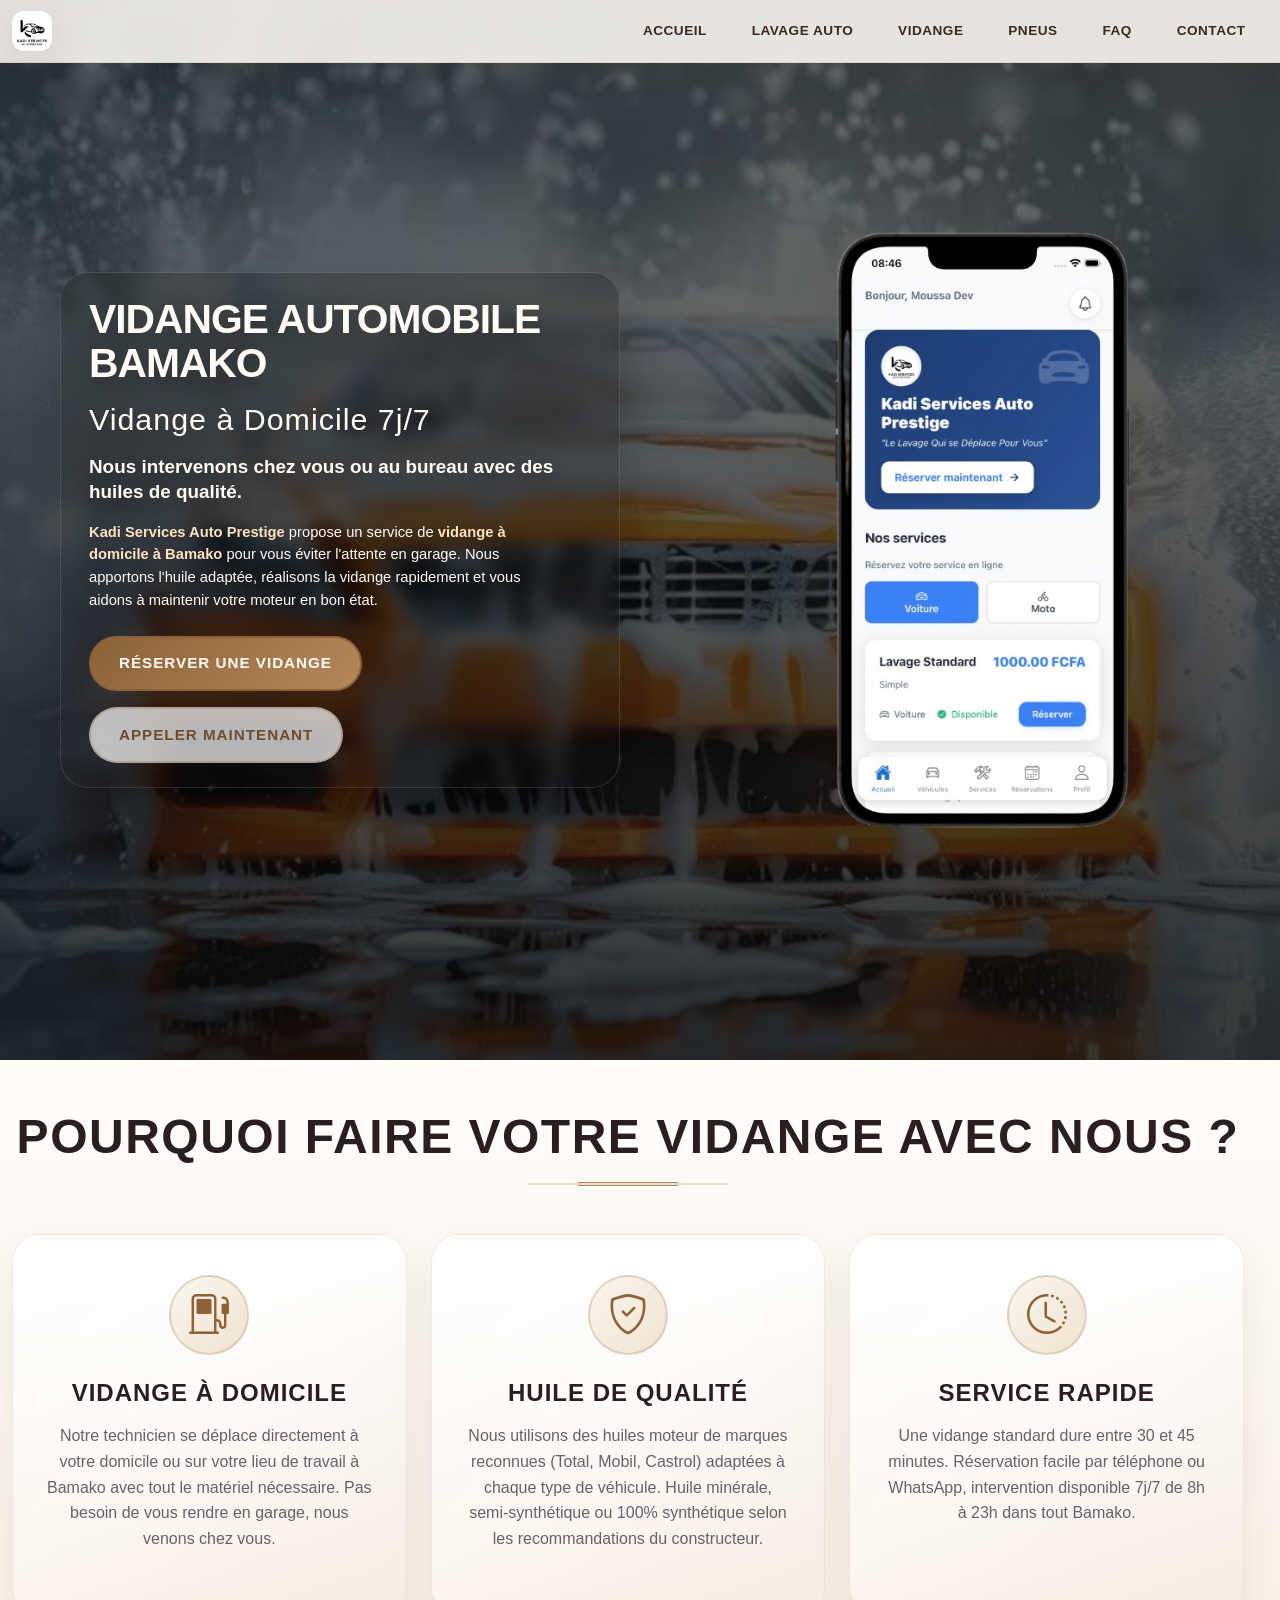
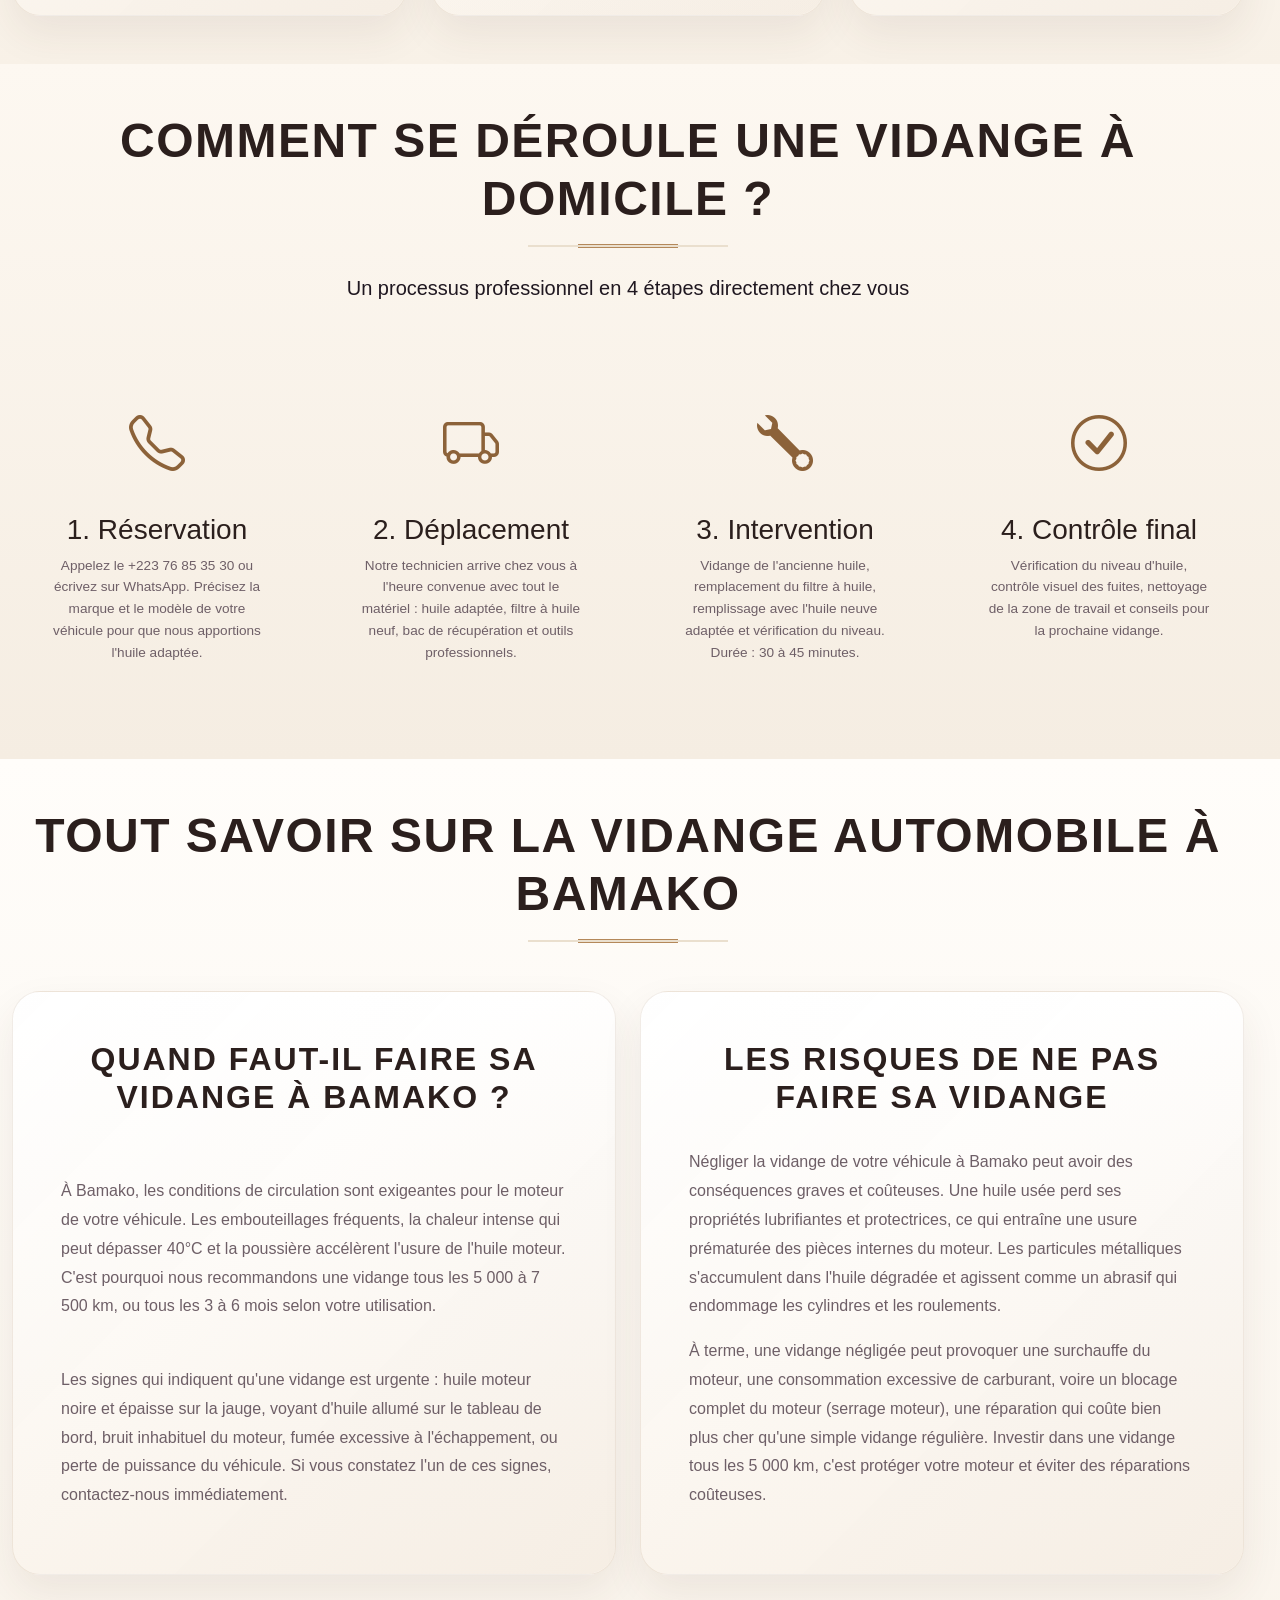
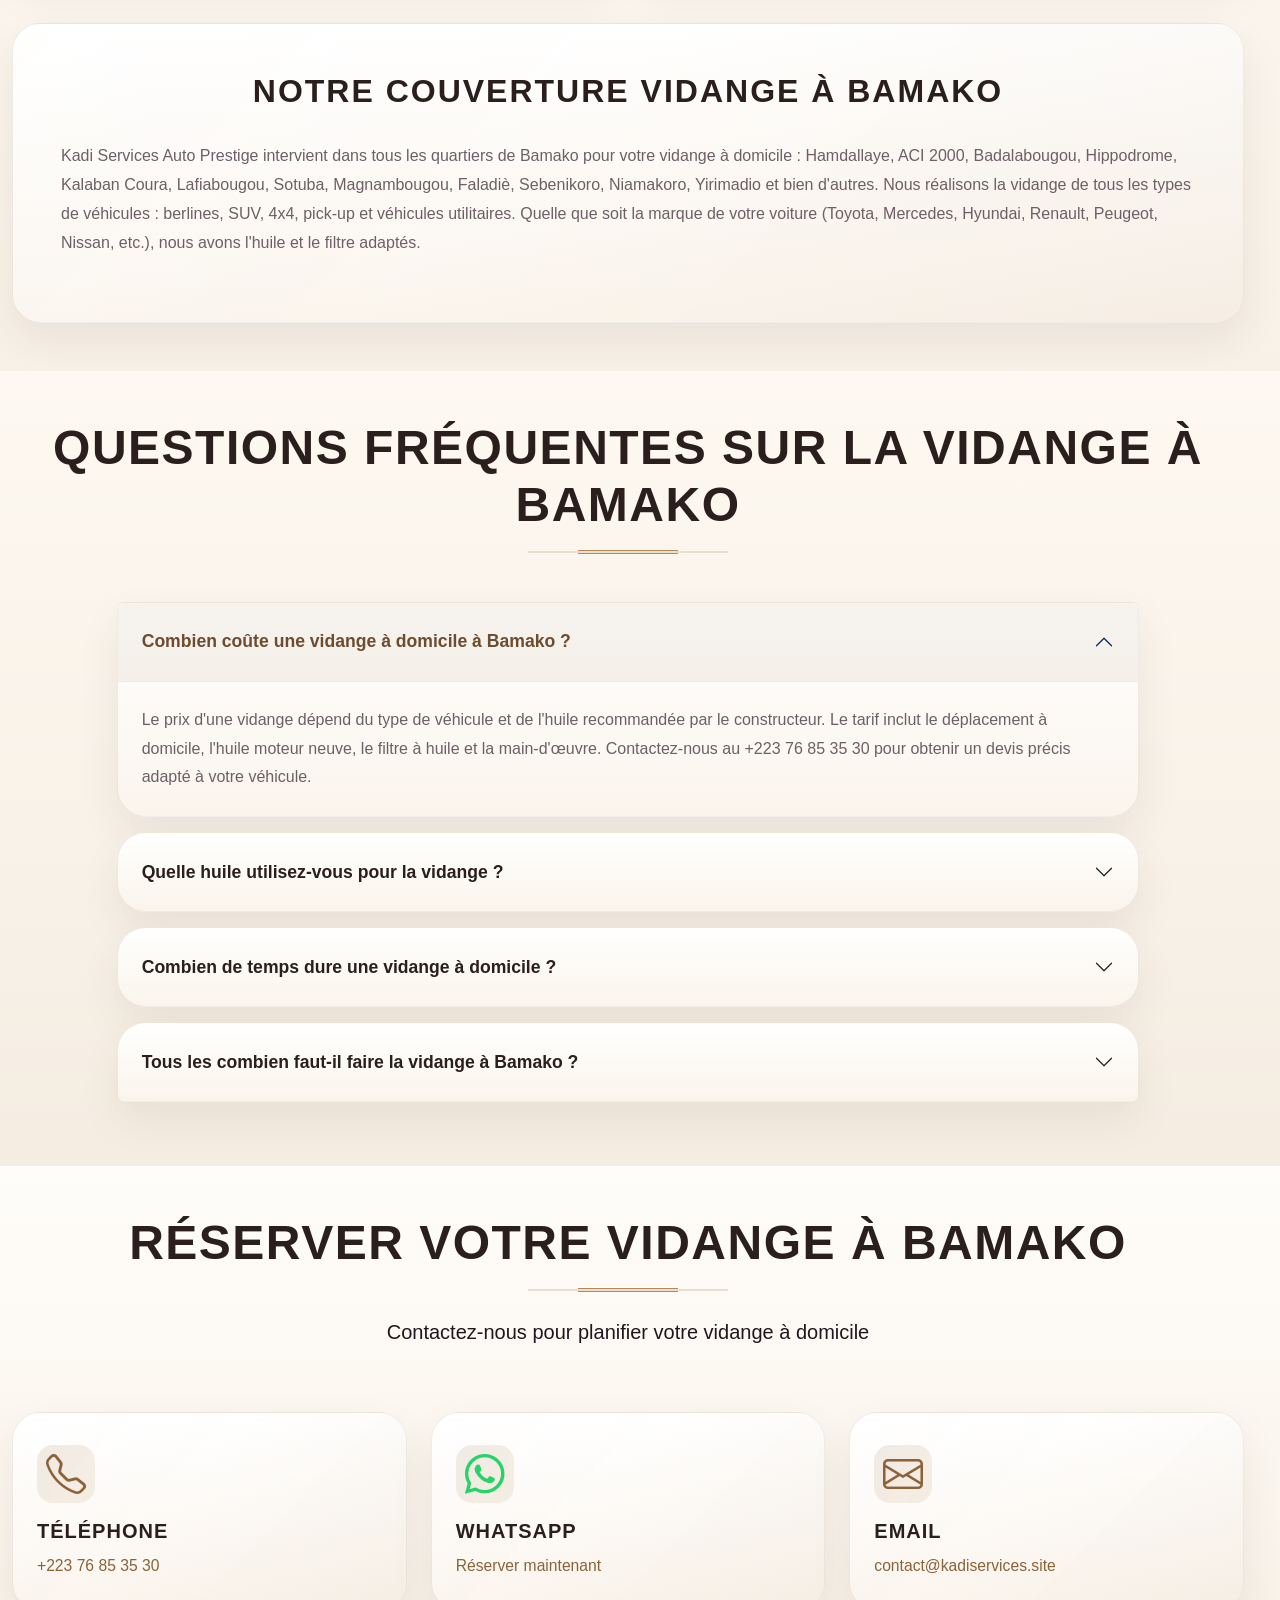
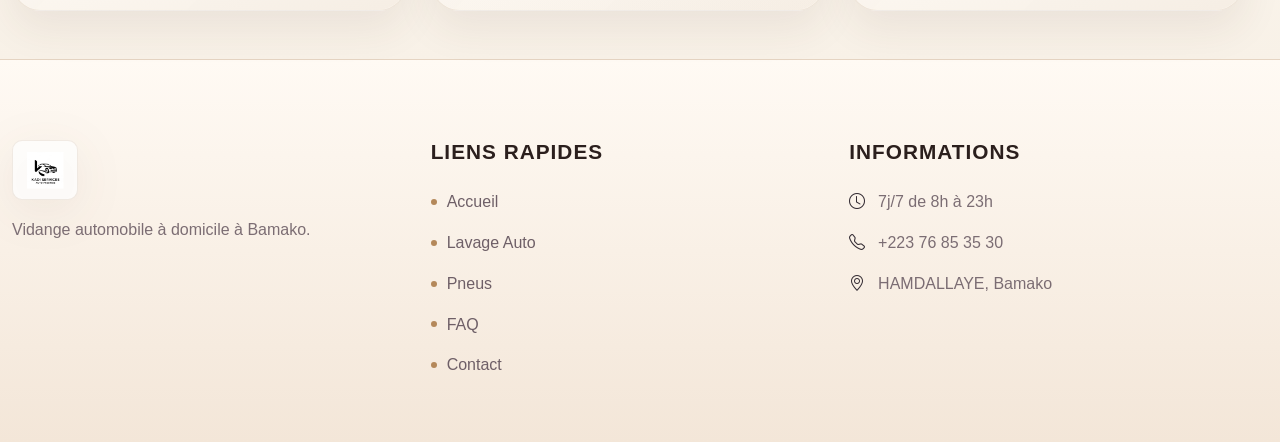
<file: vidange-bamako.html>
<!DOCTYPE html>
<html lang="fr">
<head>
    <meta charset="UTF-8">
    <meta name="viewport" content="width=device-width, initial-scale=1.0">
    <meta name="google-site-verification" content="QvmwFhG7hxmT7mzNkKdDMTVAQOb6qt12spnTtQXSnRE" />
    <link rel="icon" type="image/png" href="images/logo-kadi.png">
    <link rel="shortcut icon" href="images/logo-kadi.png">
    <link rel="apple-touch-icon" href="images/logo-kadi.png">
    <link rel="manifest" href="site.webmanifest">
    <meta name="theme-color" content="#000000">
    <title>Vidange Automobile Bamako | Vidange à Domicile | Kadi Services Auto Prestige</title>
    <meta name="description" content="Vidange automobile Bamako avec intervention à domicile. Kadi Services Auto Prestige réalise votre vidange d'huile chez vous ou au bureau, 7j/7 à Bamako.">
    <meta name="keywords" content="vidange bamako, vidange automobile bamako, vidange à domicile bamako, service vidange bamako, changement huile bamako">
    <meta name="author" content="Kadi Services Auto Prestige">
    <meta name="robots" content="index, follow, max-snippet:-1, max-image-preview:large, max-video-preview:-1">
    <link rel="canonical" href="https://prestige.kadiservices.site/vidange-bamako.html">
    <meta property="og:locale" content="fr_FR">
    <meta property="og:type" content="article">
    <meta property="og:title" content="Vidange Automobile Bamako | Kadi Services Auto Prestige">
    <meta property="og:description" content="Service de vidange automobile à domicile à Bamako, rapide et professionnel.">
    <meta property="og:url" content="https://prestige.kadiservices.site/vidange-bamako.html">
    <meta property="og:site_name" content="Kadi Services Auto Prestige">
    <meta property="og:image" content="https://prestige.kadiservices.site/images/logo-kadi.png">
    <meta name="twitter:card" content="summary">
    <meta name="twitter:title" content="Vidange Automobile Bamako">
    <meta name="twitter:description" content="Vidange à domicile à Bamako avec Kadi Services Auto Prestige.">
    <meta name="twitter:image" content="https://prestige.kadiservices.site/images/logo-kadi.png">
    <link rel="preconnect" href="https://cdn.jsdelivr.net" crossorigin>
    <link href="https://cdn.jsdelivr.net/npm/bootstrap@5.3.2/dist/css/bootstrap.min.css" rel="stylesheet">
    <link rel="stylesheet" href="https://cdn.jsdelivr.net/npm/bootstrap-icons@1.11.1/font/bootstrap-icons.css" media="print" onload="this.media='all'">
    <noscript><link rel="stylesheet" href="https://cdn.jsdelivr.net/npm/bootstrap-icons@1.11.1/font/bootstrap-icons.css"></noscript>
    <link rel="stylesheet" href="css/style.css">
    <script>(function(w,d,s,l,i){w[l]=w[l]||[];w[l].push({'gtm.start':new Date().getTime(),event:'gtm.js'});var f=d.getElementsByTagName(s)[0],j=d.createElement(s),dl=l!='dataLayer'?'&l='+l:'';j.async=true;j.src='https://www.googletagmanager.com/gtm.js?id='+i+dl;f.parentNode.insertBefore(j,f);})(window,document,'script','dataLayer','GTM-TSNSFCXC');</script>
    <script type="application/ld+json">{"@context":"https://schema.org","@type":"Service","name":"Vidange Automobile Bamako","provider":{"@type":"LocalBusiness","name":"Kadi Services Auto Prestige","url":"https://prestige.kadiservices.site/","telephone":"+22376853530","image":"https://prestige.kadiservices.site/images/logo-kadi.png"},"areaServed":"Bamako","serviceType":"Vidange d'huile à domicile","url":"https://prestige.kadiservices.site/vidange-bamako.html","description":"Service de vidange automobile à domicile à Bamako."}</script>
</head>
<body>
    <noscript><iframe src="https://www.googletagmanager.com/ns.html?id=GTM-TSNSFCXC" height="0" width="0" style="display:none;visibility:hidden"></iframe></noscript>
    <nav class="navbar navbar-expand-lg navbar-light fixed-top"><div class="container"><a class="navbar-brand" href="index.html"><img src="images/logo-kadi.png" alt="Kadi Services" class="logo-nav" width="180" height="40" loading="eager"></a><button class="navbar-toggler" type="button" data-bs-toggle="collapse" data-bs-target="#navbarNav" aria-controls="navbarNav" aria-expanded="false" aria-label="Ouvrir le menu de navigation"><span class="navbar-toggler-icon"></span></button><div class="collapse navbar-collapse" id="navbarNav"><ul class="navbar-nav ms-auto"><li class="nav-item"><a class="nav-link" href="index.html">Accueil</a></li><li class="nav-item"><a class="nav-link" href="lavage-auto-bamako.html">Lavage Auto</a></li><li class="nav-item"><a class="nav-link active" href="vidange-bamako.html">Vidange</a></li><li class="nav-item"><a class="nav-link" href="montage-pneu-bamako.html">Pneus</a></li><li class="nav-item"><a class="nav-link" href="faq.html">FAQ</a></li><li class="nav-item"><a class="nav-link" href="contact.html">Contact</a></li></ul></div></div></nav>
    <section class="hero-section hero-secondary"><div class="hero-video-container"><div class="hero-video-fallback"></div></div><div class="hero-overlay"></div><div class="container"><div class="row align-items-center min-vh-100"><div class="col-lg-7 hero-content"><div class="hero-text animate-fade-in"><h1 class="display-2 fw-bold mb-4">Vidange Automobile Bamako</h1><h2 class="display-4 mb-4">Vidange à Domicile 7j/7</h2><p class="lead slogan mb-4">Nous intervenons chez vous ou au bureau avec des huiles de qualité.</p><p class="mb-5 hero-description"><strong>Kadi Services Auto Prestige</strong> propose un service de <strong>vidange à domicile à Bamako</strong> pour vous éviter l'attente en garage. Nous apportons l'huile adaptée, réalisons la vidange rapidement et vous aidons à maintenir votre moteur en bon état.</p><div class="hero-buttons"><a href="contact.html" class="btn btn-primary btn-lg me-3 animate-scale">Réserver une vidange</a><a href="tel:+22376853530" class="btn btn-outline-light btn-lg animate-scale">Appeler maintenant</a></div></div></div><div class="col-lg-5"><div class="hero-image animate-slide-in"><img src="images/app-mockup.webp" srcset="images/app-mockup-mobile.webp 240w, images/app-mockup.webp 358w" sizes="(max-width: 576px) 210px, (max-width: 992px) 240px, 340px" alt="Réserver une vidange automobile Bamako" class="app-mockup" width="358" height="696" loading="lazy" decoding="async"></div></div></div></div></section>
    <section class="services-section py-5">
        <div class="container">
            <div class="row mb-5"><div class="col-12 text-center"><h2 class="section-title">Pourquoi faire votre vidange avec nous ?</h2><div class="title-line"></div></div></div>
            <div class="row g-4">
                <div class="col-md-6 col-lg-4"><div class="service-card h-100"><div class="service-icon"><i class="bi bi-fuel-pump"></i></div><h4>Vidange à domicile</h4><p>Notre technicien se déplace directement à votre domicile ou sur votre lieu de travail à Bamako avec tout le matériel nécessaire. Pas besoin de vous rendre en garage, nous venons chez vous.</p></div></div>
                <div class="col-md-6 col-lg-4"><div class="service-card h-100"><div class="service-icon"><i class="bi bi-shield-check"></i></div><h4>Huile de qualité</h4><p>Nous utilisons des huiles moteur de marques reconnues (Total, Mobil, Castrol) adaptées à chaque type de véhicule. Huile minérale, semi-synthétique ou 100% synthétique selon les recommandations du constructeur.</p></div></div>
                <div class="col-md-6 col-lg-4"><div class="service-card h-100"><div class="service-icon"><i class="bi bi-clock-history"></i></div><h4>Service rapide</h4><p>Une vidange standard dure entre 30 et 45 minutes. Réservation facile par téléphone ou WhatsApp, intervention disponible 7j/7 de 8h à 23h dans tout Bamako.</p></div></div>
            </div>
        </div>
    </section>

    <section class="features-section py-5">
        <div class="container">
            <div class="row mb-5"><div class="col-12 text-center"><h2 class="section-title">Comment se déroule une vidange à domicile ?</h2><div class="title-line"></div><p class="lead mt-4">Un processus professionnel en 4 étapes directement chez vous</p></div></div>
            <div class="row g-4">
                <div class="col-md-6 col-lg-3"><div class="feature-item text-center"><i class="bi bi-telephone feature-icon"></i><h3>1. Réservation</h3><p>Appelez le +223 76 85 35 30 ou écrivez sur WhatsApp. Précisez la marque et le modèle de votre véhicule pour que nous apportions l'huile adaptée.</p></div></div>
                <div class="col-md-6 col-lg-3"><div class="feature-item text-center"><i class="bi bi-truck feature-icon"></i><h3>2. Déplacement</h3><p>Notre technicien arrive chez vous à l'heure convenue avec tout le matériel : huile adaptée, filtre à huile neuf, bac de récupération et outils professionnels.</p></div></div>
                <div class="col-md-6 col-lg-3"><div class="feature-item text-center"><i class="bi bi-wrench feature-icon"></i><h3>3. Intervention</h3><p>Vidange de l'ancienne huile, remplacement du filtre à huile, remplissage avec l'huile neuve adaptée et vérification du niveau. Durée : 30 à 45 minutes.</p></div></div>
                <div class="col-md-6 col-lg-3"><div class="feature-item text-center"><i class="bi bi-check-circle feature-icon"></i><h3>4. Contrôle final</h3><p>Vérification du niveau d'huile, contrôle visuel des fuites, nettoyage de la zone de travail et conseils pour la prochaine vidange.</p></div></div>
            </div>
        </div>
    </section>

    <section class="services-section py-5">
        <div class="container">
            <div class="row mb-5"><div class="col-12 text-center"><h2 class="section-title">Tout savoir sur la vidange automobile à Bamako</h2><div class="title-line"></div></div></div>
            <div class="row g-4">
                <div class="col-lg-6">
                    <div class="info-card h-100">
                        <h3>Quand faut-il faire sa vidange à Bamako ?</h3>
                        <p style="color: var(--text-gray); line-height: 1.8;">À Bamako, les conditions de circulation sont exigeantes pour le moteur de votre véhicule. Les embouteillages fréquents, la chaleur intense qui peut dépasser 40°C et la poussière accélèrent l'usure de l'huile moteur. C'est pourquoi nous recommandons une vidange tous les 5 000 à 7 500 km, ou tous les 3 à 6 mois selon votre utilisation.</p>
                        <p style="color: var(--text-gray); line-height: 1.8;">Les signes qui indiquent qu'une vidange est urgente : huile moteur noire et épaisse sur la jauge, voyant d'huile allumé sur le tableau de bord, bruit inhabituel du moteur, fumée excessive à l'échappement, ou perte de puissance du véhicule. Si vous constatez l'un de ces signes, contactez-nous immédiatement.</p>
                    </div>
                </div>
                <div class="col-lg-6">
                    <div class="info-card h-100">
                        <h3>Les risques de ne pas faire sa vidange</h3>
                        <p style="color: var(--text-gray); line-height: 1.8;">Négliger la vidange de votre véhicule à Bamako peut avoir des conséquences graves et coûteuses. Une huile usée perd ses propriétés lubrifiantes et protectrices, ce qui entraîne une usure prématurée des pièces internes du moteur. Les particules métalliques s'accumulent dans l'huile dégradée et agissent comme un abrasif qui endommage les cylindres et les roulements.</p>
                        <p style="color: var(--text-gray); line-height: 1.8;">À terme, une vidange négligée peut provoquer une surchauffe du moteur, une consommation excessive de carburant, voire un blocage complet du moteur (serrage moteur), une réparation qui coûte bien plus cher qu'une simple vidange régulière. Investir dans une vidange tous les 5 000 km, c'est protéger votre moteur et éviter des réparations coûteuses.</p>
                    </div>
                </div>
            </div>
            <div class="row g-4 mt-4">
                <div class="col-lg-12">
                    <div class="info-card">
                        <h3>Notre couverture vidange à Bamako</h3>
                        <p style="color: var(--text-gray); line-height: 1.8;">Kadi Services Auto Prestige intervient dans tous les quartiers de Bamako pour votre vidange à domicile : Hamdallaye, ACI 2000, Badalabougou, Hippodrome, Kalaban Coura, Lafiabougou, Sotuba, Magnambougou, Faladiè, Sebenikoro, Niamakoro, Yirimadio et bien d'autres. Nous réalisons la vidange de tous les types de véhicules : berlines, SUV, 4x4, pick-up et véhicules utilitaires. Quelle que soit la marque de votre voiture (Toyota, Mercedes, Hyundai, Renault, Peugeot, Nissan, etc.), nous avons l'huile et le filtre adaptés.</p>
                    </div>
                </div>
            </div>
        </div>
    </section>

    <section class="faq-section py-5">
        <div class="container">
            <div class="row mb-5"><div class="col-12 text-center"><h2 class="section-title">Questions fréquentes sur la vidange à Bamako</h2><div class="title-line"></div></div></div>
            <div class="row justify-content-center">
                <div class="col-lg-10">
                    <div class="accordion" id="faqVidange">
                        <div class="accordion-item faq-item"><h3 class="accordion-header"><button class="accordion-button" type="button" data-bs-toggle="collapse" data-bs-target="#faqV1">Combien coûte une vidange à domicile à Bamako ?</button></h3><div id="faqV1" class="accordion-collapse collapse show" data-bs-parent="#faqVidange"><div class="accordion-body">Le prix d'une vidange dépend du type de véhicule et de l'huile recommandée par le constructeur. Le tarif inclut le déplacement à domicile, l'huile moteur neuve, le filtre à huile et la main-d'œuvre. Contactez-nous au +223 76 85 35 30 pour obtenir un devis précis adapté à votre véhicule.</div></div></div>
                        <div class="accordion-item faq-item"><h3 class="accordion-header"><button class="accordion-button collapsed" type="button" data-bs-toggle="collapse" data-bs-target="#faqV2">Quelle huile utilisez-vous pour la vidange ?</button></h3><div id="faqV2" class="accordion-collapse collapse" data-bs-parent="#faqVidange"><div class="accordion-body">Nous utilisons des huiles moteur de marques reconnues comme Total Quartz, Mobil 1 et Castrol. Le type d'huile (minérale, semi-synthétique ou 100% synthétique) et la viscosité (5W-30, 10W-40, 15W-40, etc.) sont choisis en fonction des recommandations du constructeur de votre véhicule pour garantir une protection optimale du moteur.</div></div></div>
                        <div class="accordion-item faq-item"><h3 class="accordion-header"><button class="accordion-button collapsed" type="button" data-bs-toggle="collapse" data-bs-target="#faqV3">Combien de temps dure une vidange à domicile ?</button></h3><div id="faqV3" class="accordion-collapse collapse" data-bs-parent="#faqVidange"><div class="accordion-body">Une vidange standard à domicile dure entre 30 et 45 minutes. Cela comprend la vidange de l'ancienne huile, le remplacement du filtre à huile, le remplissage avec l'huile neuve et la vérification finale du niveau. Notre technicien nettoie également la zone de travail après l'intervention.</div></div></div>
                        <div class="accordion-item faq-item"><h3 class="accordion-header"><button class="accordion-button collapsed" type="button" data-bs-toggle="collapse" data-bs-target="#faqV4">Tous les combien faut-il faire la vidange à Bamako ?</button></h3><div id="faqV4" class="accordion-collapse collapse" data-bs-parent="#faqVidange"><div class="accordion-body">À Bamako, en raison de la chaleur, de la poussière et des conditions de circulation (embouteillages), nous recommandons une vidange tous les 5 000 à 7 500 km ou tous les 3 à 6 mois. Les véhicules diesel et ceux utilisés intensivement peuvent nécessiter des vidanges plus fréquentes. Notre technicien vous conseillera sur le bon intervalle pour votre véhicule.</div></div></div>
                    </div>
                </div>
            </div>
        </div>
    </section>

    <section class="contact-section py-5">
        <div class="container">
            <div class="row mb-5"><div class="col-12 text-center"><h2 class="section-title">Réserver votre vidange à Bamako</h2><div class="title-line"></div><p class="lead mt-4">Contactez-nous pour planifier votre vidange à domicile</p></div></div>
            <div class="row g-4">
                <div class="col-md-4"><div class="contact-card text-center h-100"><i class="bi bi-telephone contact-icon"></i><h5>Téléphone</h5><p><a href="tel:+22376853530">+223 76 85 35 30</a></p></div></div>
                <div class="col-md-4"><div class="contact-card text-center h-100"><i class="bi bi-whatsapp contact-icon"></i><h5>WhatsApp</h5><p><a href="https://wa.me/22376853530" target="_blank" rel="noopener noreferrer">Réserver maintenant</a></p></div></div>
                <div class="col-md-4"><div class="contact-card text-center h-100"><i class="bi bi-envelope contact-icon"></i><h5>Email</h5><p><a href="mailto:contact@kadiservices.site">contact@kadiservices.site</a></p></div></div>
            </div>
        </div>
    </section>
    <footer class="footer py-5"><div class="container"><div class="row g-4"><div class="col-lg-4"><img src="images/logo-kadi.png" alt="Kadi Services" class="logo-footer mb-3" width="250" height="60" loading="lazy"><p class="footer-text">Vidange automobile à domicile à Bamako.</p></div><div class="col-lg-4"><h5 class="footer-title">Liens Rapides</h5><ul class="footer-links"><li><a href="index.html">Accueil</a></li><li><a href="lavage-auto-bamako.html">Lavage Auto</a></li><li><a href="montage-pneu-bamako.html">Pneus</a></li><li><a href="faq.html">FAQ</a></li><li><a href="contact.html">Contact</a></li></ul></div><div class="col-lg-4"><h5 class="footer-title">Informations</h5><ul class="footer-info"><li><i class="bi bi-clock"></i> 7j/7 de 8h à 23h</li><li><i class="bi bi-telephone"></i> +223 76 85 35 30</li><li><i class="bi bi-geo-alt"></i> HAMDALLAYE, Bamako</li></ul></div></div></div></footer>
    <script src="https://cdn.jsdelivr.net/npm/bootstrap@5.3.2/dist/js/bootstrap.bundle.min.js" defer></script>
    <script src="js/main.js" defer></script>
</body>
</html>
</file>
<file: css/style.css>
/* ============================================
   VARIABLES & RESET
   ============================================ */

:root {
    --primary-black: #f8f4ee;
    --secondary-black: #fffdf9;
    --text-white: #1f1720;
    --text-gray: #6e5f67;
    --accent-gray: #d8c3ac;
    --hover-gray: #b28b67;
    --border-gray: #eadfce;
    --transition: all 0.3s cubic-bezier(0.4, 0, 0.2, 1);
}

* {
    margin: 0;
    padding: 0;
    box-sizing: border-box;
}

html,
body {
    width: 100%;
    max-width: 100%;
    overflow-x: hidden;
}

body {
    font-family: 'Segoe UI', Tahoma, Geneva, Verdana, sans-serif;
    background-color: var(--primary-black);
    color: var(--text-white);
    overflow-x: hidden;
    line-height: 1.6;
}

a {
    color: #8c6239;
}

a:hover {
    color: #6d4c2f;
}

img,
video,
iframe {
    max-width: 100%;
}

.container,
.container-fluid,
.row {
    max-width: 100%;
}

/* ============================================
   NAVIGATION
   ============================================ */

.navbar {
    background: linear-gradient(135deg, rgba(0, 0, 0, 0.95) 0%, rgba(26, 26, 26, 0.95) 100%);
    backdrop-filter: blur(20px) saturate(180%);
    -webkit-backdrop-filter: blur(20px) saturate(180%);
    padding: 0.5rem 0;
    transition: all 0.4s cubic-bezier(0.4, 0, 0.2, 1);
    box-shadow: 0 2px 20px rgba(0, 0, 0, 0.3);
    border-bottom: 1px solid rgba(255, 255, 255, 0.1);
}

.navbar.scrolled {
    background: linear-gradient(135deg, rgba(0, 0, 0, 0.98) 0%, rgba(26, 26, 26, 0.98) 100%);
    padding: 0.3rem 0;
    box-shadow: 0 2px 30px rgba(0, 0, 0, 0.5);
    border-bottom: 1px solid rgba(255, 255, 255, 0.15);
}

.navbar-brand {
    display: flex;
    align-items: center;
    position: relative;
    padding: 0.2rem 0;
}

.logo-nav {
    height: 40px;
    width: auto;
    max-width: 180px;
    object-fit: contain;
    border-radius: 8px;
    transition: all 0.3s cubic-bezier(0.4, 0, 0.2, 1);
    filter: drop-shadow(0 1px 4px rgba(255, 255, 255, 0.1));
}

.logo-nav:hover {
    transform: scale(1.05);
    filter: drop-shadow(0 2px 8px rgba(255, 255, 255, 0.2));
}

.navbar-nav .nav-link {
    color: var(--text-white) !important;
    font-weight: 600;
    margin: 0 0.5rem;
    position: relative;
    transition: all 0.3s cubic-bezier(0.4, 0, 0.2, 1);
    padding: 0.4rem 0.9rem !important;
    font-size: 0.85rem;
    letter-spacing: 0.5px;
    text-transform: uppercase;
}

.navbar-nav .nav-link::before {
    content: '';
    position: absolute;
    top: 0;
    left: 0;
    width: 100%;
    height: 100%;
    background: linear-gradient(135deg, rgba(255, 255, 255, 0.1) 0%, rgba(255, 255, 255, 0.05) 100%);
    border-radius: 8px;
    opacity: 0;
    transition: opacity 0.3s ease;
    z-index: -1;
}

.navbar-nav .nav-link::after {
    content: '';
    position: absolute;
    bottom: 2px;
    left: 50%;
    width: 0;
    height: 2px;
    background: linear-gradient(90deg, var(--text-white) 0%, rgba(255, 255, 255, 0.5) 100%);
    transition: all 0.3s cubic-bezier(0.4, 0, 0.2, 1);
    transform: translateX(-50%);
    box-shadow: 0 0 8px rgba(255, 255, 255, 0.4);
}

.navbar-nav .nav-link:hover::before {
    opacity: 1;
}

.navbar-nav .nav-link:hover::after,
.navbar-nav .nav-link.active::after {
    width: 70%;
}

.navbar-nav .nav-link:hover {
    color: var(--text-white) !important;
    transform: translateY(-2px);
}

.navbar-toggler {
    border: 2px solid rgba(255, 255, 255, 0.3);
    border-radius: 6px;
    padding: 0.3rem 0.5rem;
    transition: all 0.3s ease;
    background: rgba(255, 255, 255, 0.05);
}

.navbar-toggler:hover {
    border-color: rgba(255, 255, 255, 0.6);
    background: rgba(255, 255, 255, 0.1);
    transform: scale(1.05);
}

.navbar-toggler:focus {
    box-shadow: 0 0 0 0.2rem rgba(255, 255, 255, 0.2);
}

.navbar-toggler-icon {
    background-image: url("data:image/svg+xml,%3csvg xmlns='http://www.w3.org/2000/svg' viewBox='0 0 30 30'%3e%3cpath stroke='rgba%28255, 255, 255, 1%29' stroke-linecap='round' stroke-miterlimit='10' stroke-width='2' d='M4 7h22M4 15h22M4 23h22'/%3e%3c/svg%3e");
    width: 20px;
    height: 20px;
}

.navbar-collapse {
    background: transparent;
}

@media (max-width: 991px) {
    .navbar-collapse {
        background: linear-gradient(135deg, rgba(0, 0, 0, 0.98) 0%, rgba(26, 26, 26, 0.98) 100%);
        margin-top: 1rem;
        padding: 1rem;
        border-radius: 12px;
        border: 1px solid rgba(255, 255, 255, 0.1);
        box-shadow: 0 8px 32px rgba(0, 0, 0, 0.4);
    }
    
    .navbar-nav .nav-link {
        margin: 0.3rem 0;
        padding: 0.8rem 1rem !important;
        border-radius: 8px;
    }
}

/* ============================================
   HERO SECTION
   ============================================ */

.hero-section {
    position: relative;
    min-height: 100vh;
    background: linear-gradient(135deg, var(--primary-black) 0%, var(--secondary-black) 100%);
    display: flex;
    align-items: center;
    overflow: hidden;
}

.service-card,
.app-card,
.contact-card,
.schedule-card,
.info-card,
.faq-item,
.feature-item {
    min-width: 0;
}

.hero-video-container {
    position: absolute;
    top: 0;
    left: 0;
    width: 100%;
    height: 100%;
    overflow: hidden;
    z-index: 0;
}

.hero-video-fallback {
    position: absolute;
    inset: 0;
    background:
        linear-gradient(180deg, rgba(0, 0, 0, 0.35) 0%, rgba(0, 0, 0, 0.65) 100%),
        linear-gradient(135deg, #050505 0%, #111111 50%, #1a1a1a 100%);
    background-position: center;
    background-repeat: no-repeat;
    background-size: cover;
    z-index: 0;
}

.hero-section.hero-secondary .hero-video-fallback {
    background:
        linear-gradient(180deg, rgba(0, 0, 0, 0.35) 0%, rgba(0, 0, 0, 0.68) 100%),
        url('../images/back-other.webp') center center / cover no-repeat;
}

.hero-section.hero-secondary .hero-video {
    display: none;
}

.hero-video {
    position: absolute;
    top: 50%;
    left: 50%;
    min-width: 100%;
    min-height: 100%;
    width: auto;
    height: auto;
    transform: translate(-50%, -50%);
    object-fit: cover;
    opacity: 0.5;
    filter: brightness(0.7);
    z-index: 1;
}

.hero-video.is-hidden {
    display: none;
}


.hero-overlay {
    position: absolute;
    top: 0;
    left: 0;
    width: 100%;
    height: 100%;
    background: 
        radial-gradient(circle at 20% 50%, rgba(255, 255, 255, 0.05) 0%, transparent 50%),
        radial-gradient(circle at 80% 80%, rgba(255, 255, 255, 0.03) 0%, transparent 50%),
        linear-gradient(180deg, rgba(0, 0, 0, 0.5) 0%, rgba(0, 0, 0, 0.7) 100%);
    pointer-events: none;
    z-index: 1;
}

.hero-content {
    position: relative;
    z-index: 2;
    padding: 2rem 0;
    min-width: 0;
}

@media (min-width: 993px) {
    .hero-section .container {
        padding-left: 2rem;
        padding-right: 2rem;
    }

    .hero-content {
        padding-left: 2.5rem;
        padding-right: 1.5rem;
    }

    .hero-text {
        max-width: 620px;
    }

    .hero-description {
        max-width: 560px;
    }
}

.hero-text h1 {
    font-size: 3rem;
    font-weight: 800;
    letter-spacing: -1px;
    margin-bottom: 0.5rem;
    text-transform: uppercase;
    color: var(--text-white);
    text-shadow: 2px 2px 8px rgba(0, 0, 0, 0.8);
}

.hero-text h2 {
    font-size: 2rem;
    font-weight: 400;
    letter-spacing: 1px;
    margin-bottom: 1rem;
    color: var(--text-white);
    text-shadow: 2px 2px 6px rgba(0, 0, 0, 0.7);
}

.slogan {
    font-size: 1.2rem;
    font-weight: 600;
    color: var(--text-white);
    line-height: 1.4;
    text-shadow: 1px 1px 4px rgba(0, 0, 0, 0.7);
}

.subtitle {
    font-size: 1rem;
    color: var(--text-gray);
    font-weight: 400;
    text-shadow: 1px 1px 3px rgba(0, 0, 0, 0.6);
}

.hero-description {
    font-size: 0.95rem;
    color: var(--text-gray);
    line-height: 1.7;
    max-width: 95%;
    text-shadow: 1px 1px 3px rgba(0, 0, 0, 0.6);
}

.hero-buttons {
    margin-top: 2rem;
    display: flex;
    flex-wrap: wrap;
    align-items: center;
    gap: 1rem;
}

.btn-primary {
    background-color: var(--text-white);
    color: var(--primary-black);
    border: 2px solid var(--text-white);
    font-weight: 600;
    padding: 1rem 2.5rem;
    border-radius: 50px;
    transition: var(--transition);
    text-transform: uppercase;
    letter-spacing: 1px;
}

.btn-primary:hover {
    background-color: transparent;
    color: var(--text-white);
    transform: translateY(-3px);
    box-shadow: 0 10px 30px rgba(255, 255, 255, 0.2);
}

.btn-outline-light {
    border: 2px solid var(--text-white);
    color: var(--text-white);
    font-weight: 600;
    padding: 1rem 2.5rem;
    border-radius: 50px;
    transition: var(--transition);
    text-transform: uppercase;
    letter-spacing: 1px;
}

.btn-outline-light:hover {
    background-color: var(--text-white);
    color: var(--primary-black);
    transform: translateY(-3px);
    box-shadow: 0 10px 30px rgba(255, 255, 255, 0.2);
}

.hero-image {
    position: relative;
    display: flex;
    justify-content: center;
    align-items: center;
    height: 100%;
    z-index: 2;
    min-width: 0;
    overflow: hidden;
}

.app-mockup {
    display: block;
    width: min(100%, 340px);
    max-width: 100%;
    height: auto;
    max-height: 600px;
    object-fit: contain;
    aspect-ratio: 358 / 696;
    animation: float 3s ease-in-out infinite;
    filter: drop-shadow(0 20px 60px rgba(0, 0, 0, 0.8));
    transition: var(--transition);
}

.app-mockup:hover {
    transform: translateY(-10px);
    filter: drop-shadow(0 30px 80px rgba(0, 0, 0, 0.9));
}

.scroll-indicator {
    position: absolute;
    bottom: 2rem;
    left: 50%;
    transform: translateX(-50%);
    animation: bounce 2s infinite;
}

.scroll-indicator a {
    color: var(--text-white);
    font-size: 2rem;
    text-decoration: none;
}

/* ============================================
   SECTIONS
   ============================================ */

section {
    padding: 5rem 0;
    position: relative;
}

.section-title {
    font-size: 3rem;
    font-weight: 800;
    text-transform: uppercase;
    letter-spacing: 3px;
    margin-bottom: 1rem;
    position: relative;
}

.title-line {
    width: 100px;
    height: 4px;
    background-color: var(--text-white);
    margin: 0 auto;
    position: relative;
}

.title-line::after {
    content: '';
    position: absolute;
    left: 50%;
    top: 50%;
    transform: translate(-50%, -50%);
    width: 200px;
    height: 2px;
    background-color: var(--accent-gray);
}

/* ============================================
   SERVICES SECTION
   ============================================ */

.services-section {
    background-color: var(--secondary-black);
}

.service-card {
    background: linear-gradient(135deg, var(--secondary-black) 0%, var(--primary-black) 100%);
    border: 2px solid var(--border-gray);
    border-radius: 20px;
    padding: 2.5rem 2rem;
    height: 100%;
    transition: var(--transition);
    position: relative;
    overflow: hidden;
    box-shadow: 0 4px 15px rgba(0, 0, 0, 0.3);
}

.service-card::before {
    content: '';
    position: absolute;
    top: 0;
    left: -100%;
    width: 100%;
    height: 100%;
    background: linear-gradient(90deg, transparent, rgba(255, 255, 255, 0.1), transparent);
    transition: var(--transition);
}

.service-card:hover::before {
    left: 100%;
}

.service-card:hover {
    border-color: var(--text-white);
    transform: translateY(-10px) scale(1.02);
    box-shadow: 0 25px 50px rgba(0, 0, 0, 0.6);
}

.service-icon {
    width: 80px;
    height: 80px;
    background-color: var(--accent-gray);
    border: 2px solid var(--text-white);
    border-radius: 50%;
    display: flex;
    align-items: center;
    justify-content: center;
    margin: 0 auto 1.5rem;
    transition: var(--transition);
}

.service-card:hover .service-icon {
    background-color: var(--text-white);
    color: var(--primary-black);
    transform: rotate(360deg) scale(1.1);
}

.service-icon i {
    font-size: 2.5rem;
    color: var(--text-white);
    transition: var(--transition);
}

.service-card:hover .service-icon i {
    color: var(--primary-black);
}

.service-card h4 {
    font-size: 1.5rem;
    font-weight: 700;
    margin-bottom: 1rem;
    text-align: center;
    text-transform: uppercase;
    letter-spacing: 1px;
}

.service-card p {
    color: var(--text-gray);
    margin-bottom: 1.5rem;
    text-align: center;
}

.service-list {
    list-style: none;
    padding: 0;
}

.service-list li {
    padding: 0.5rem 0;
    color: var(--text-gray);
    border-bottom: 1px solid var(--border-gray);
    position: relative;
    padding-left: 1.5rem;
}

.service-list li::before {
    content: '✓';
    position: absolute;
    left: 0;
    color: var(--text-white);
    font-weight: bold;
}

.service-list li:last-child {
    border-bottom: none;
}

/* ============================================
   FEATURES SECTION
   ============================================ */

.features-section {
    background-color: var(--primary-black);
}

.feature-item {
    padding: 2rem;
    transition: var(--transition);
}

.feature-icon {
    font-size: 3.5rem;
    color: var(--text-white);
    margin-bottom: 1.5rem;
    transition: var(--transition);
    display: inline-block;
}

.feature-item:hover .feature-icon {
    transform: scale(1.2) rotate(5deg);
    color: var(--text-gray);
}

.feature-item h5 {
    font-size: 1.3rem;
    font-weight: 700;
    margin-bottom: 0.5rem;
    text-transform: uppercase;
    letter-spacing: 0.5px;
}

.feature-item p {
    color: var(--text-gray);
    font-size: 0.85rem;
}

/* ============================================
   APPS SECTION
   ============================================ */

.apps-section {
    background-color: var(--secondary-black);
}

.app-card {
    background: linear-gradient(135deg, var(--primary-black) 0%, var(--secondary-black) 100%);
    border: 2px solid var(--border-gray);
    border-radius: 25px;
    padding: 3rem;
    height: 100%;
    transition: var(--transition);
    position: relative;
    overflow: visible;
    box-shadow: 0 8px 25px rgba(0, 0, 0, 0.4);
    z-index: 1;
}

.app-card::after {
    content: '';
    position: absolute;
    top: -50%;
    right: -50%;
    width: 200%;
    height: 200%;
    background: radial-gradient(circle, rgba(255, 255, 255, 0.05) 0%, transparent 70%);
    transition: var(--transition);
    opacity: 0;
}

.app-card:hover::after {
    opacity: 1;
    animation: rotate-gradient 3s linear infinite;
}

.app-card:hover {
    border-color: var(--text-white);
    transform: translateY(-10px) scale(1.01);
    box-shadow: 0 30px 60px rgba(0, 0, 0, 0.7);
}

.app-icon {
    width: 100px;
    height: 100px;
    background-color: var(--accent-gray);
    border: 3px solid var(--text-white);
    border-radius: 25px;
    display: flex;
    align-items: center;
    justify-content: center;
    margin: 0 auto 2rem;
    transition: var(--transition);
}

.app-icon.driver {
    border-radius: 50%;
}

.app-card:hover .app-icon {
    background-color: var(--text-white);
    transform: scale(1.1) rotate(5deg);
}

.app-icon i {
    font-size: 3.5rem;
    color: var(--text-white);
    transition: var(--transition);
}

.app-card:hover .app-icon i {
    color: var(--primary-black);
}

.app-card h3 {
    font-size: 2rem;
    font-weight: 800;
    text-align: center;
    margin-bottom: 1rem;
    text-transform: uppercase;
    letter-spacing: 2px;
}

.app-description {
    text-align: center;
    color: var(--text-gray);
    margin-bottom: 2rem;
    font-size: 1.1rem;
}

.app-features {
    list-style: none;
    padding: 0;
    margin-bottom: 2rem;
}

.app-features li {
    padding: 0.8rem 0;
    color: var(--text-gray);
    border-bottom: 1px solid var(--border-gray);
    display: flex;
    align-items: center;
}

.app-features li:last-child {
    border-bottom: none;
}

.app-features i {
    color: var(--text-white);
    margin-right: 1rem;
    font-size: 1.2rem;
}

.app-buttons {
    display: flex;
    justify-content: center;
    gap: 1rem;
    flex-wrap: wrap;
}

.btn-app {
    background: linear-gradient(135deg, #8c6239 0%, #b4885a 100%);
    color: #fffaf4;
    border: 2px solid #8c6239;
    padding: 0.8rem 2rem;
    border-radius: 50px;
    font-weight: 600;
    text-decoration: none;
    transition: var(--transition);
    display: inline-flex;
    align-items: center;
    gap: 0.5rem;
    box-shadow: 0 12px 28px rgba(140, 98, 57, 0.18);
}

.btn-app:hover {
    background: linear-gradient(135deg, #744d2f 0%, #8c6239 100%);
    color: #fffaf4;
    border-color: #744d2f;
    transform: translateY(-3px);
    box-shadow: 0 16px 32px rgba(140, 98, 57, 0.24);
}

.btn-app i {
    font-size: 1.3rem;
}

.btn-android {
    background: linear-gradient(135deg, #8c6239 0%, #b4885a 100%);
    border-color: #8c6239;
    color: #fffaf4;
    font-weight: 700;
    box-shadow: 0 12px 28px rgba(140, 98, 57, 0.18);
}

.btn-android:hover {
    background: linear-gradient(135deg, #744d2f 0%, #8c6239 100%);
    border-color: #744d2f;
    color: #fffaf4;
    box-shadow: 0 16px 32px rgba(140, 98, 57, 0.24);
    transform: translateY(-3px);
}

.btn-map {
    background: linear-gradient(135deg, #8c6239 0%, #b4885a 100%);
    color: #fffaf4;
    border: 2px solid #8c6239;
    padding: 0.8rem 2rem;
    border-radius: 50px;
    font-weight: 600;
    text-decoration: none;
    transition: var(--transition);
    display: inline-flex;
    align-items: center;
    gap: 0.5rem;
    box-shadow: 0 12px 28px rgba(140, 98, 57, 0.18);
}

.btn-map:hover {
    background: linear-gradient(135deg, #744d2f 0%, #8c6239 100%);
    border-color: #744d2f;
    color: #fffaf4;
    transform: translateY(-3px);
    box-shadow: 0 16px 32px rgba(140, 98, 57, 0.24);
}

.btn-map,
.btn-map:visited,
.btn-map i {
    color: #fffaf4 !important;
}

.btn-map i {
    font-size: 1.3rem;
}

/* ============================================
   SCHEDULE SECTION
   ============================================ */

.schedule-section {
    background-color: var(--primary-black);
}

.schedule-card {
    background-color: var(--secondary-black);
    border: 2px solid var(--border-gray);
    border-radius: 20px;
    padding: 3rem;
    display: flex;
    flex-direction: column;
    justify-content: space-between;
}

.schedule-item {
    display: flex;
    align-items: center;
    gap: 2rem;
    padding: 2rem 0;
    border-bottom: 1px solid var(--border-gray);
}

.schedule-item:last-child {
    border-bottom: none;
}

.schedule-item i {
    font-size: 3rem;
    color: var(--text-white);
    min-width: 60px;
}

.schedule-item h5 {
    font-size: 1.5rem;
    font-weight: 700;
    margin-bottom: 0.5rem;
    text-transform: uppercase;
    letter-spacing: 1px;
}

.schedule-item p {
    color: var(--text-gray);
    font-size: 1.1rem;
    margin: 0;
}

.info-card {
    background-color: var(--secondary-black);
    border: 2px solid var(--border-gray);
    border-radius: 20px;
    padding: 3rem;
    display: flex;
    flex-direction: column;
    justify-content: space-between;
}

.info-card h3 {
    font-size: 2rem;
    font-weight: 800;
    margin-bottom: 2rem;
    text-transform: uppercase;
    letter-spacing: 2px;
    text-align: center;
}

.info-list {
    list-style: none;
    padding: 0;
}

.info-list li {
    padding: 1rem 0;
    color: var(--text-gray);
    font-size: 1.1rem;
    display: flex;
    align-items: center;
    border-bottom: 1px solid var(--border-gray);
}

.info-list li:last-child {
    border-bottom: none;
}

.info-list i {
    color: var(--text-white);
    margin-right: 1rem;
    font-size: 1.5rem;
}

/* ============================================
   FAQ SECTION
   ============================================ */

.faq-section {
    background-color: var(--primary-black);
}

.faq-item {
    background: linear-gradient(135deg, var(--secondary-black) 0%, var(--primary-black) 100%);
    border: 2px solid var(--border-gray);
    border-radius: 12px;
    margin-bottom: 1rem;
    overflow: hidden;
    transition: var(--transition);
}

.faq-item:hover {
    border-color: var(--text-white);
    transform: translateY(-2px);
    box-shadow: 0 8px 25px rgba(0, 0, 0, 0.4);
}

.faq-item .accordion-header {
    margin: 0;
}

.faq-item .accordion-button {
    background: transparent;
    color: var(--text-white);
    font-weight: 600;
    font-size: 1.1rem;
    padding: 1.5rem;
    border: none;
    box-shadow: none;
    transition: var(--transition);
}

.faq-item .accordion-button:not(.collapsed) {
    background: rgba(255, 255, 255, 0.05);
    color: var(--text-white);
}

.faq-item .accordion-button:focus {
    box-shadow: none;
    border: none;
}

.faq-item .accordion-button::after {
    filter: brightness(0) invert(1);
    transition: var(--transition);
}

.faq-item .accordion-button:not(.collapsed)::after {
    transform: rotate(180deg);
}

.faq-item .accordion-body {
    background: transparent;
    color: var(--text-gray);
    padding: 1.5rem;
    font-size: 1rem;
    line-height: 1.8;
    border-top: 1px solid var(--border-gray);
}

.faq-item .accordion-body strong {
    color: var(--text-white);
}

/* ============================================
   CONTACT SECTION
   ============================================ */

.contact-section {
    background-color: var(--secondary-black);
}

.contact-card {
    background: linear-gradient(135deg, var(--primary-black) 0%, var(--secondary-black) 100%);
    border: 2px solid var(--border-gray);
    border-radius: 20px;
    padding: 3rem 2rem;
    height: 100%;
    transition: var(--transition);
    box-shadow: 0 4px 15px rgba(0, 0, 0, 0.3);
}

.contact-card:hover {
    border-color: var(--text-white);
    transform: translateY(-10px) scale(1.02);
    box-shadow: 0 25px 50px rgba(0, 0, 0, 0.6);
}

.contact-icon {
    font-size: 3.5rem;
    color: var(--text-white);
    margin-bottom: 1.5rem;
    transition: var(--transition);
    pointer-events: none;
}

.contact-card:hover .contact-icon {
    transform: scale(1.2) rotate(5deg);
}

.contact-card h5 {
    font-size: 1.5rem;
    font-weight: 700;
    margin-bottom: 1rem;
    text-transform: uppercase;
    letter-spacing: 1px;
    pointer-events: none;
}

.contact-card p {
    color: var(--text-gray);
    font-size: 1.1rem;
    margin: 0;
    pointer-events: none;
}

.contact-card p a {
    pointer-events: auto;
}

.contact-card a {
    color: var(--text-white);
    text-decoration: none;
    transition: var(--transition);
}

.contact-card a:hover {
    color: var(--text-gray);
    text-decoration: underline;
}

.contact-card .bi-whatsapp {
    color: #25D366;
}

.contact-card .bi-instagram {
    color: #E4405F;
}

.contact-card .bi-tiktok {
    color: var(--text-white);
}

/* ============================================
   FOOTER
   ============================================ */

.footer {
    background-color: var(--primary-black);
    border-top: 2px solid var(--border-gray);
}

.logo-footer {
    height: 60px;
    width: auto;
    max-width: 250px;
    object-fit: contain;
    border-radius: 10px;
    margin-bottom: 1.5rem;
}

.footer-text {
    color: var(--text-white);
    line-height: 1.8;
    margin-bottom: 0;
    opacity: 0.9;
}

.footer-title {
    font-size: 1.3rem;
    font-weight: 700;
    margin-bottom: 1.5rem;
    text-transform: uppercase;
    letter-spacing: 1px;
    color: var(--text-white);
}

.footer-links {
    list-style: none;
    padding: 0;
}

.footer-links li {
    margin-bottom: 0.8rem;
}

.footer-links a {
    color: var(--text-gray);
    text-decoration: none;
    transition: var(--transition);
    display: inline-block;
}

.footer-links a:hover {
    color: var(--text-white);
    transform: translateX(5px);
}

.footer-info {
    list-style: none;
    padding: 0;
}

.footer-info li {
    color: var(--text-white);
    margin-bottom: 1rem;
    display: flex;
    align-items: center;
    opacity: 0.9;
}

.footer-info i {
    margin-right: 0.8rem;
    color: var(--text-white);
}

.footer-divider {
    border-color: var(--border-gray);
    margin: 3rem 0 2rem;
    opacity: 0.5;
}

.footer-bottom {
    display: flex;
    justify-content: space-between;
    align-items: center;
    flex-wrap: wrap;
    gap: 1rem;
}

.footer-bottom p {
    color: var(--text-white);
    margin: 0;
    opacity: 0.9;
}

.footer-dev {
    display: flex;
    align-items: center;
    gap: 1rem;
}

.footer-dev span {
    color: var(--text-white);
    opacity: 0.9;
}

.logo-dev {
    height: 40px;
    width: auto;
    max-width: 120px;
    object-fit: contain;
    border-radius: 10px;
    opacity: 0.9;
    transition: var(--transition);
}

.logo-dev:hover {
    opacity: 1;
    transform: scale(1.1);
}

.footer-social {
    display: flex;
    justify-content: flex-start;
    gap: 1rem;
    align-items: center;
}

.social-link {
    width: 45px;
    height: 45px;
    border-radius: 50%;
    display: flex;
    align-items: center;
    justify-content: center;
    background-color: var(--accent-gray);
    border: 2px solid var(--text-white);
    color: var(--text-white);
    text-decoration: none;
    transition: var(--transition);
    font-size: 1.3rem;
}

.social-link:hover {
    background-color: var(--text-white);
    color: var(--primary-black);
    transform: translateY(-3px) scale(1.1);
    box-shadow: 0 5px 15px rgba(255, 255, 255, 0.3);
}

.social-link i {
    transition: var(--transition);
}

/* ============================================
   ANIMATIONS
   ============================================ */

@keyframes fadeIn {
    from {
        opacity: 0;
        transform: translateY(30px);
    }
    to {
        opacity: 1;
        transform: translateY(0);
    }
}

@keyframes slideInLeft {
    from {
        opacity: 0;
        transform: translateX(-50px);
    }
    to {
        opacity: 1;
        transform: translateX(0);
    }
}

@keyframes slideInRight {
    from {
        opacity: 0;
        transform: translateX(50px);
    }
    to {
        opacity: 1;
        transform: translateX(0);
    }
}

@keyframes fadeUp {
    from {
        opacity: 0;
        transform: translateY(50px);
    }
    to {
        opacity: 1;
        transform: translateY(0);
    }
}

@keyframes scale {
    from {
        transform: scale(0.9);
        opacity: 0;
    }
    to {
        transform: scale(1);
        opacity: 1;
    }
}

@keyframes float {
    0%, 100% {
        transform: translateY(0);
    }
    50% {
        transform: translateY(-20px);
    }
}

@keyframes bounce {
    0%, 20%, 50%, 80%, 100% {
        transform: translateY(0) translateX(-50%);
    }
    40% {
        transform: translateY(-10px) translateX(-50%);
    }
    60% {
        transform: translateY(-5px) translateX(-50%);
    }
}

@keyframes rotate-gradient {
    from {
        transform: rotate(0deg);
    }
    to {
        transform: rotate(360deg);
    }
}

.animate-fade-in {
    animation: fadeIn 1s ease-out;
}

.animate-slide-in {
    animation: slideInRight 1s ease-out;
}

.animate-slide-in-left {
    animation: slideInLeft 1s ease-out;
}

.animate-slide-in-right {
    animation: slideInRight 1s ease-out;
}

.animate-fade-up {
    animation: fadeUp 0.8s ease-out;
}

.animate-scale {
    animation: scale 0.6s ease-out;
}

/* Animation on scroll */
.animate-on-scroll {
    opacity: 0;
    transform: translateY(50px);
    transition: opacity 0.8s ease-out, transform 0.8s ease-out;
}

.animate-on-scroll.animated {
    opacity: 1;
    transform: translateY(0);
}

/* ============================================
   RESPONSIVE DESIGN
   ============================================ */

@media (max-width: 992px) {
    .container {
        padding-left: 1.25rem;
        padding-right: 1.25rem;
    }

    .hero-section {
        min-height: auto;
        padding: 7rem 0 4rem;
    }

    .hero-section .container,
    .hero-section .row {
        min-height: auto !important;
    }

    .hero-section .row {
        row-gap: 2rem;
    }

    .hero-content,
    .hero-image {
        text-align: center;
        justify-content: center;
    }

    .hero-text h1 {
        font-size: 2.5rem;
    }
    
    .hero-text h2 {
        font-size: 1.8rem;
    }

    .slogan {
        font-size: 1.05rem;
    }

    .subtitle {
        font-size: 0.95rem;
    }
    
    .hero-description {
        font-size: 0.95rem;
        max-width: 100%;
    }

    .hero-buttons {
        display: flex;
        flex-wrap: wrap;
        gap: 1rem;
        justify-content: center;
    }

    .hero-buttons .btn {
        margin: 0 !important;
        flex: 0 1 auto;
    }

    .hero-image {
        margin-top: 0;
        min-height: unset;
    }

    .app-mockup {
        width: min(280px, 70vw);
        max-height: none;
        animation: none;
    }
    
    .section-title {
        font-size: 2.5rem;
    }
    
    .footer-bottom {
        flex-direction: column;
        text-align: center;
    }
    
    .hero-image {
        margin-top: 2rem;
    }

    .navbar-nav {
        padding-top: 1rem;
        gap: 0.25rem;
    }

    .navbar-nav .nav-link {
        margin: 0;
        display: inline-flex;
        width: 100%;
        justify-content: center;
    }
}

@media (max-width: 768px) {
    .hero-section {
        padding: 6.5rem 0 3rem;
    }

    .hero-content {
        text-align: center;
        padding: 1rem 0;
    }

    .hero-text {
        max-width: 100%;
        overflow-wrap: anywhere;
    }
    
    .hero-text h1 {
        font-size: 2rem;
        line-height: 1.2;
        overflow-wrap: anywhere;
    }
    
    .hero-text h2 {
        font-size: 1.5rem;
    }
    
    .slogan {
        font-size: 1rem;
    }
    
    .hero-description {
        font-size: 0.9rem;
        max-width: 100%;
        margin-bottom: 2rem !important;
    }
    
    .hero-buttons {
        display: flex;
        flex-direction: column;
        gap: 1rem;
        align-items: stretch;
    }
    
    .hero-buttons .btn {
        width: 100%;
        margin: 0 !important;
    }

    .row {
        --bs-gutter-x: 1rem;
    }
    
    .section-title {
        font-size: 2rem;
        line-height: 1.2;
    }
    
    .service-card,
    .app-card,
    .contact-card {
        margin-bottom: 2rem;
    }
    
    .app-buttons {
        flex-direction: column;
        gap: 1rem;
    }
    
    .footer-social {
        justify-content: center;
    }
    
    .btn-app {
        width: 100%;
        justify-content: center;
        margin: 0 !important;
    }
    
    .schedule-item {
        flex-direction: column;
        text-align: center;
        gap: 1rem;
    }
    
    .app-mockup {
        width: min(240px, 72vw);
        max-height: none;
    }

    .service-card,
    .app-card,
    .contact-card,
    .schedule-card,
    .info-card,
    .faq-item,
    .feature-item {
        padding-left: 1.25rem;
        padding-right: 1.25rem;
    }

    .hero-image,
    .app-showcase,
    .app-card,
    .service-card,
    .contact-card,
    .schedule-card,
    .info-card,
    .faq-item {
        width: 100%;
    }

    .footer-bottom,
    .footer-dev {
        flex-direction: column;
        text-align: center;
    }

    .footer-info li {
        justify-content: center;
    }
    
    .navbar-brand .logo-nav {
        height: 35px;
    }
    
    .navbar {
        padding: 0.4rem 0;
    }
    
    .navbar.scrolled {
        padding: 0.3rem 0;
    }
}

@media (max-width: 576px) {
    .hero-section {
        min-height: auto;
        padding: 6rem 0 2.5rem;
    }

    .navbar > .container,
    .hero-section .container,
    .services-section .container,
    .features-section .container,
    .apps-section .container,
    .schedule-section .container,
    .faq-section .container,
    .contact-section .container,
    .footer .container {
        padding-left: 1rem;
        padding-right: 1rem;
    }
    
    .hero-video {
        display: none;
    }

    .hero-video-fallback {
        background:
            linear-gradient(180deg, rgba(0, 0, 0, 0.3) 0%, rgba(0, 0, 0, 0.65) 100%),
            url('../images/mobile.webp') center center / cover no-repeat;
    }

    .hero-section.hero-secondary .hero-video-fallback {
        background:
            linear-gradient(180deg, rgba(0, 0, 0, 0.3) 0%, rgba(0, 0, 0, 0.68) 100%),
            url('../images/back-other.webp') center center / cover no-repeat;
    }
    
    .hero-content {
        text-align: center;
        margin-bottom: 2rem;
    }
    
    .hero-text h1 {
        font-size: 1.6rem;
        margin-bottom: 0.5rem !important;
    }
    
    .hero-text h2 {
        font-size: 1.2rem;
        margin-bottom: 0.5rem !important;
    }
    
    .slogan {
        font-size: 0.95rem;
        margin-bottom: 1rem !important;
    }
    
    .subtitle {
        font-size: 0.9rem;
        margin-bottom: 1rem !important;
    }
    
    .hero-description {
        font-size: 0.85rem;
        line-height: 1.6;
        margin-bottom: 1.5rem !important;
        overflow-wrap: anywhere;
    }
    
    .hero-buttons {
        flex-direction: column;
        gap: 0.8rem;
        margin-top: 1.5rem !important;
    }
    
    .btn-primary,
    .btn-outline-light {
        padding: 0.8rem 1.5rem;
        font-size: 0.9rem;
        width: 100%;
    }
    
    .hero-image {
        margin-top: 0.5rem;
    }
    
    .app-mockup {
        width: min(210px, 74vw);
        max-height: none;
        filter: drop-shadow(0 10px 30px rgba(0, 0, 0, 0.65));
    }
    
    .section-title {
        font-size: 1.75rem;
    }

    .container {
        padding-left: 1rem;
        padding-right: 1rem;
    }

    .row {
        --bs-gutter-x: 0.75rem;
    }

    .title-line {
        width: 80px;
    }
    
    .service-card,
    .app-card,
    .contact-card,
    .schedule-card,
    .info-card {
        padding: 1.5rem 1rem;
    }

    .service-list,
    .info-list,
    .footer-links,
    .footer-info {
        padding-left: 0;
        word-break: break-word;
    }

    .accordion-button,
    .footer-text,
    .contact-card p,
    .service-card p,
    .feature-item p,
    .schedule-item,
    .footer-info li,
    .footer-links a {
        overflow-wrap: anywhere;
        word-break: break-word;
    }

    .scroll-indicator {
        display: none;
    }
    
    .logo-nav {
        height: 35px;
    }
    
    .logo-footer {
        height: 50px;
    }
    
    .logo-dev {
        height: 30px;
    }
    
    section {
        padding: 3rem 0;
    }
}

/* ============================================
   SMOOTH SCROLL
   ============================================ */

html {
    scroll-behavior: smooth;
}

/* ============================================
   SELECTION
   ============================================ */

::selection {
    background-color: var(--text-white);
    color: var(--primary-black);
}

::-moz-selection {
    background-color: var(--text-white);
    color: var(--primary-black);
}

.navbar {
    background: rgba(255, 251, 246, 0.88);
    backdrop-filter: blur(18px) saturate(160%);
    -webkit-backdrop-filter: blur(18px) saturate(160%);
    box-shadow: 0 10px 35px rgba(79, 56, 35, 0.08);
    border-bottom: 1px solid rgba(140, 98, 57, 0.12);
}

.navbar.scrolled {
    background: rgba(255, 251, 246, 0.96);
    box-shadow: 0 14px 40px rgba(79, 56, 35, 0.12);
    border-bottom: 1px solid rgba(140, 98, 57, 0.16);
}

.logo-nav {
    border-radius: 12px;
    filter: drop-shadow(0 8px 18px rgba(79, 56, 35, 0.12));
}

.logo-nav:hover {
    filter: drop-shadow(0 12px 24px rgba(79, 56, 35, 0.18));
}

.navbar-nav .nav-link {
    color: #3a2b22 !important;
}

.navbar-nav .nav-link::before {
    background: linear-gradient(135deg, rgba(140, 98, 57, 0.12) 0%, rgba(210, 183, 153, 0.08) 100%);
}

.navbar-nav .nav-link::after {
    background: linear-gradient(90deg, #8c6239 0%, #d4af84 100%);
    box-shadow: 0 0 8px rgba(140, 98, 57, 0.25);
}

.navbar-nav .nav-link:hover,
.navbar-nav .nav-link.active {
    color: #8c6239 !important;
}

.navbar-toggler {
    border: 1px solid rgba(140, 98, 57, 0.24);
    background: rgba(255, 255, 255, 0.6);
}

.navbar-toggler:hover {
    border-color: rgba(140, 98, 57, 0.45);
    background: rgba(255, 255, 255, 0.9);
}

.navbar-toggler:focus {
    box-shadow: 0 0 0 0.2rem rgba(140, 98, 57, 0.15);
}

.navbar-toggler-icon {
    background-image: url("data:image/svg+xml,%3csvg xmlns='http://www.w3.org/2000/svg' viewBox='0 0 30 30'%3e%3cpath stroke='rgba%2858, 43, 34, 1%29' stroke-linecap='round' stroke-miterlimit='10' stroke-width='2' d='M4 7h22M4 15h22M4 23h22'/%3e%3c/svg%3e");
}

.hero-section {
    background: linear-gradient(180deg, #fffdf9 0%, #f7efe4 52%, #f3e8dc 100%);
}

.hero-video-fallback {
    background:
        linear-gradient(180deg, rgba(10, 10, 10, 0.48) 0%, rgba(10, 10, 10, 0.62) 100%),
        linear-gradient(135deg, #fffdf9 0%, #f4ebdf 50%, #efe0cd 100%);
}

.hero-section.hero-secondary .hero-video-fallback {
    background:
        linear-gradient(180deg, rgba(12, 12, 12, 0.45) 0%, rgba(12, 12, 12, 0.62) 100%),
        url('../images/back-other.webp') center center / cover no-repeat;
}

.hero-video {
    opacity: 0.46;
    filter: brightness(0.72) saturate(0.9);
}

.hero-overlay {
    background:
        linear-gradient(180deg, rgba(8, 8, 8, 0.36) 0%, rgba(8, 8, 8, 0.24) 35%, rgba(8, 8, 8, 0.5) 100%),
        radial-gradient(circle at top right, rgba(212, 175, 132, 0.14) 0%, rgba(255, 255, 255, 0) 38%);
}

.hero-text h1,
.hero-text h2,
.section-title,
.service-card h3,
.service-card h4,
.feature-item h3,
.feature-item h5,
.app-card h3,
.schedule-item h3,
.schedule-item h5,
.contact-card h3,
.contact-card h5,
.info-card h3,
.footer-title {
    color: #2b1f1d;
}

.hero-text h1,
.hero-text h2,
.hero-text .slogan,
.hero-text .subtitle,
.hero-text .hero-description,
.scroll-indicator a {
    color: #fffaf4;
}

.hero-text h1,
.hero-text h2 {
    text-shadow: 0 10px 30px rgba(0, 0, 0, 0.45);
}

.hero-text .slogan,
.hero-text .subtitle,
.hero-text .hero-description {
    text-shadow: 0 6px 18px rgba(0, 0, 0, 0.42);
}

.hero-text .subtitle {
    color: rgba(255, 250, 244, 0.92);
}

.hero-text .hero-description strong {
    color: #ffe2bf;
}

.slogan,
.subtitle,
.hero-description,
.section-title + .lead,
.service-card p,
.service-list li,
.feature-item p,
.app-description,
.app-features li,
.schedule-item p,
.info-list li,
.faq-item .accordion-body,
.contact-card p,
.footer-text,
.footer-links a,
.footer-info li,
.footer-bottom p,
.footer-dev span {
    color: #6e5f67;
}

.title-line {
    background-color: #b4885a;
}

.title-line::after {
    background-color: #eadfce;
}

.btn-primary {
    background: linear-gradient(135deg, #8c6239 0%, #b4885a 100%);
    color: #fffaf4;
    border: 2px solid #8c6239;
    box-shadow: 0 14px 28px rgba(140, 98, 57, 0.18);
}

.btn-primary:hover {
    background: linear-gradient(135deg, #744d2f 0%, #8c6239 100%);
    color: #fffaf4;
    box-shadow: 0 16px 32px rgba(140, 98, 57, 0.24);
}

.btn-outline-light {
    border: 2px solid rgba(140, 98, 57, 0.28);
    color: #6d4c2f;
    background: rgba(255, 255, 255, 0.7);
}

.btn-outline-light:hover {
    background-color: #fffaf4;
    color: #2b1f1d;
    border-color: #8c6239;
    box-shadow: 0 12px 28px rgba(140, 98, 57, 0.16);
}

.app-help-cta {
    display: flex;
    justify-content: center;
}

.app-help-cta .btn {
    min-width: 280px;
}

.app-mockup {
    filter: drop-shadow(0 24px 45px rgba(79, 56, 35, 0.22));
}

.services-section,
.apps-section,
.contact-section {
    background: linear-gradient(180deg, #fffdfa 0%, #f8f1e7 100%);
}

.features-section,
.schedule-section,
.faq-section {
    background: linear-gradient(180deg, #fdf8f1 0%, #f5ede2 100%);
}

.service-card,
.app-card,
.contact-card,
.schedule-card,
.info-card,
.faq-item {
    background: linear-gradient(180deg, rgba(255, 255, 255, 0.96) 0%, rgba(250, 244, 236, 0.96) 100%);
    border: 1px solid rgba(140, 98, 57, 0.12);
    box-shadow: 0 18px 40px rgba(79, 56, 35, 0.08);
}

.service-card::before {
    background: linear-gradient(90deg, transparent, rgba(212, 175, 132, 0.18), transparent);
}

.service-card:hover,
.app-card:hover,
.contact-card:hover,
.faq-item:hover {
    border-color: rgba(140, 98, 57, 0.28);
    box-shadow: 0 26px 55px rgba(79, 56, 35, 0.14);
}

.service-icon,
.app-icon,
.social-link {
    background: linear-gradient(135deg, #fbf6ef 0%, #f0e2cf 100%);
    border-color: rgba(140, 98, 57, 0.2);
}

.service-icon i,
.app-icon i,
.feature-icon,
.schedule-item i,
.contact-icon,
.info-list i,
.app-features i,
.social-link {
    color: #8c6239;
}

.service-card:hover .service-icon,
.app-card:hover .app-icon,
.social-link:hover {
    background: linear-gradient(135deg, #8c6239 0%, #b4885a 100%);
    color: #fffaf4;
}

.service-card:hover .service-icon i,
.app-card:hover .app-icon i,
.social-link:hover {
    color: #fffaf4;
}

.service-list li,
.app-features li,
.info-list li,
.schedule-item,
.faq-item .accordion-body {
    border-color: rgba(140, 98, 57, 0.12);
}

.service-list li::before {
    color: #b4885a;
}

.faq-item .accordion-button {
    color: #2b1f1d;
    background: transparent;
}

.faq-item .accordion-button:not(.collapsed) {
    background: rgba(140, 98, 57, 0.08);
    color: #6d4c2f;
}

.faq-item .accordion-button::after {
    filter: none;
}

.contact-card a,
.footer-links a:hover,
.footer-info a,
.footer-dev a {
    color: #8c6239;
}

.contact-card a:hover {
    color: #6d4c2f;
}

.footer {
    background: linear-gradient(180deg, #fffaf4 0%, #f3e6d8 100%);
    border-top: 1px solid rgba(140, 98, 57, 0.14);
}

.section-title {
    letter-spacing: 1.5px;
}

.service-card,
.app-card,
.contact-card,
.schedule-card,
.info-card,
.faq-item {
    backdrop-filter: blur(10px);
}

.footer-divider {
    border-color: rgba(140, 98, 57, 0.14);
}

.logo-footer,
.logo-dev {
    filter: drop-shadow(0 10px 24px rgba(79, 56, 35, 0.08));
}

::selection {
    background-color: #8c6239;
    color: #fffaf4;
}

::-moz-selection {
    background-color: #8c6239;
    color: #fffaf4;
}

@media (max-width: 991px) {
    .navbar-collapse {
        background: rgba(255, 251, 246, 0.98);
        border: 1px solid rgba(140, 98, 57, 0.12);
        box-shadow: 0 18px 36px rgba(79, 56, 35, 0.1);
    }
}

@media (max-width: 576px) {
    .hero-video-fallback {
        background:
            linear-gradient(180deg, rgba(10, 10, 10, 0.54) 0%, rgba(10, 10, 10, 0.68) 100%),
            url('../images/mobile.webp') center center / cover no-repeat;
    }

    .hero-section.hero-secondary .hero-video-fallback {
        background:
            linear-gradient(180deg, rgba(10, 10, 10, 0.56) 0%, rgba(10, 10, 10, 0.7) 100%),
            url('../images/back-other.webp') center center / cover no-repeat;
    }

    .app-help-cta .btn {
        min-width: 100%;
    }
}

.hero-text {
    max-width: 560px;
    padding: 1.5rem 1.75rem;
    border-radius: 28px;
    background: linear-gradient(180deg, rgba(12, 12, 12, 0.24) 0%, rgba(12, 12, 12, 0.14) 100%);
    border: 1px solid rgba(255, 255, 255, 0.12);
    box-shadow: 0 28px 60px rgba(0, 0, 0, 0.22);
    backdrop-filter: blur(8px);
    -webkit-backdrop-filter: blur(8px);
}

.hero-section .hero-content {
    display: flex;
    align-items: center;
}

.hero-text h1 {
    font-size: 2.55rem;
    line-height: 1.08;
    margin-bottom: 1rem !important;
}

.hero-text h2 {
    font-size: 1.9rem;
    margin-bottom: 1rem !important;
}

.hero-text .slogan {
    font-size: 1.18rem;
    line-height: 1.35;
    margin-bottom: 1rem !important;
}

.hero-text .subtitle {
    font-size: 0.95rem;
    line-height: 1.5;
    margin-bottom: 1rem !important;
}

.hero-text .hero-description {
    font-size: 0.92rem;
    line-height: 1.55;
    margin-bottom: 1.5rem !important;
}

.hero-buttons {
    margin-top: 1.25rem;
}

.hero-buttons .btn {
    padding: 0.9rem 1.75rem;
    font-size: 0.95rem;
}

.service-card,
.app-card,
.contact-card,
.schedule-card,
.info-card,
.faq-item {
    border-radius: 28px;
}

.service-card:hover,
.app-card:hover,
.contact-card:hover,
.schedule-card:hover,
.info-card:hover,
.faq-item:hover {
    transform: translateY(-10px);
}

.service-card,
.app-card,
.contact-card,
.schedule-card,
.info-card {
    position: relative;
}

.service-card::after,
.app-card::before,
.contact-card::before,
.schedule-card::before,
.info-card::before {
    content: '';
    position: absolute;
    inset: 0;
    border-radius: inherit;
    pointer-events: none;
    background: linear-gradient(135deg, rgba(255, 255, 255, 0.36) 0%, rgba(255, 255, 255, 0.06) 38%, rgba(180, 136, 90, 0.08) 100%);
    opacity: 0.75;
}

.service-card > *,
.app-card > *,
.contact-card > *,
.schedule-card > *,
.info-card > * {
    position: relative;
    z-index: 1;
}

.contact-section .row.g-4 {
    align-items: stretch;
}

.contact-section .col-md-6.col-lg-3 {
    flex: 0 0 20%;
    max-width: 20%;
}

.contact-section .row.mt-5 .col-12 {
    display: flex;
}

.contact-card {
    text-align: left !important;
    padding: 2rem 1.5rem;
}

.contact-card.text-center {
    text-align: left !important;
}

.contact-card .contact-icon {
    display: inline-flex;
    width: 58px;
    height: 58px;
    align-items: center;
    justify-content: center;
    border-radius: 16px;
    background: linear-gradient(135deg, rgba(140, 98, 57, 0.12) 0%, rgba(212, 175, 132, 0.18) 100%);
    margin-bottom: 1rem;
}

.contact-icon {
    font-size: 2.5rem;
}

.contact-card h3,
.contact-card h5 {
    font-size: 1.25rem;
    margin-bottom: 0.65rem;
}

.contact-card p {
    font-size: 0.98rem;
}

.contact-section .row.mt-5 .contact-card {
    width: 100%;
    text-align: center !important;
    align-items: center;
}

.contact-section .row.mt-5 .contact-card .contact-icon {
    margin-left: auto;
    margin-right: auto;
}

.contact-section .row.mt-5 .contact-card p,
.contact-section .row.mt-5 .contact-card h3 {
    text-align: center;
}

.contact-section .row.mt-5 .btn-map {
    display: inline-flex;
    justify-content: center;
    margin-left: auto;
    margin-right: auto;
}

.contact-address-card {
    display: flex;
    flex-direction: column;
    align-items: center;
    justify-content: center;
    text-align: center !important;
}

.contact-address-card .contact-icon,
.contact-address-card .btn-map {
    display: inline-flex;
    margin-left: auto;
    margin-right: auto;
}

.contact-address-card p,
.contact-address-card h3,
.contact-address-card h5 {
    text-align: center;
}

.contact-card p,
.contact-card h3,
.contact-card h5 {
    pointer-events: auto;
}

.contact-card a {
    position: relative;
    z-index: 2;
    pointer-events: auto;
}

.app-help-cta {
    position: relative;
    z-index: 30;
}

.app-help-cta .btn {
    position: relative;
    z-index: 31;
    pointer-events: auto;
    cursor: pointer;
}

.app-buttons {
    align-items: center;
}

.faq-item {
    overflow: hidden;
}

.faq-item .accordion-button {
    border-radius: 0;
    min-height: 78px;
}

.footer {
    padding-top: 5rem !important;
}

.footer .row.g-4 {
    align-items: start;
}

.logo-footer {
    background: rgba(255, 255, 255, 0.74);
    padding: 0.65rem 0.85rem;
    border: 1px solid rgba(140, 98, 57, 0.12);
}

.footer-text {
    max-width: 320px;
}

.footer-links li,
.footer-info li {
    margin-bottom: 0.95rem;
}

.footer-links a {
    position: relative;
    padding-left: 1rem;
}

.footer-links a::before {
    content: '';
    position: absolute;
    left: 0;
    top: 50%;
    width: 6px;
    height: 6px;
    border-radius: 50%;
    background: #b4885a;
    transform: translateY(-50%);
}

.footer-bottom {
    padding-top: 1rem;
    border-top: 1px solid rgba(140, 98, 57, 0.12);
}

@media (max-width: 768px) {
    .hero-text {
        padding: 1.5rem 1.25rem;
    }

    .hero-text h1 {
        font-size: 2rem;
    }

    .hero-text h2 {
        font-size: 1.45rem;
    }

    .contact-section .col-md-6.col-lg-3 {
        flex: 0 0 50%;
        max-width: 50%;
    }

    .contact-card,
    .contact-card.text-center {
        text-align: center !important;
    }
}

@media (max-width: 576px) {
    .contact-section .col-md-6.col-lg-3 {
        flex: 0 0 100%;
        max-width: 100%;
    }
}
</file>
